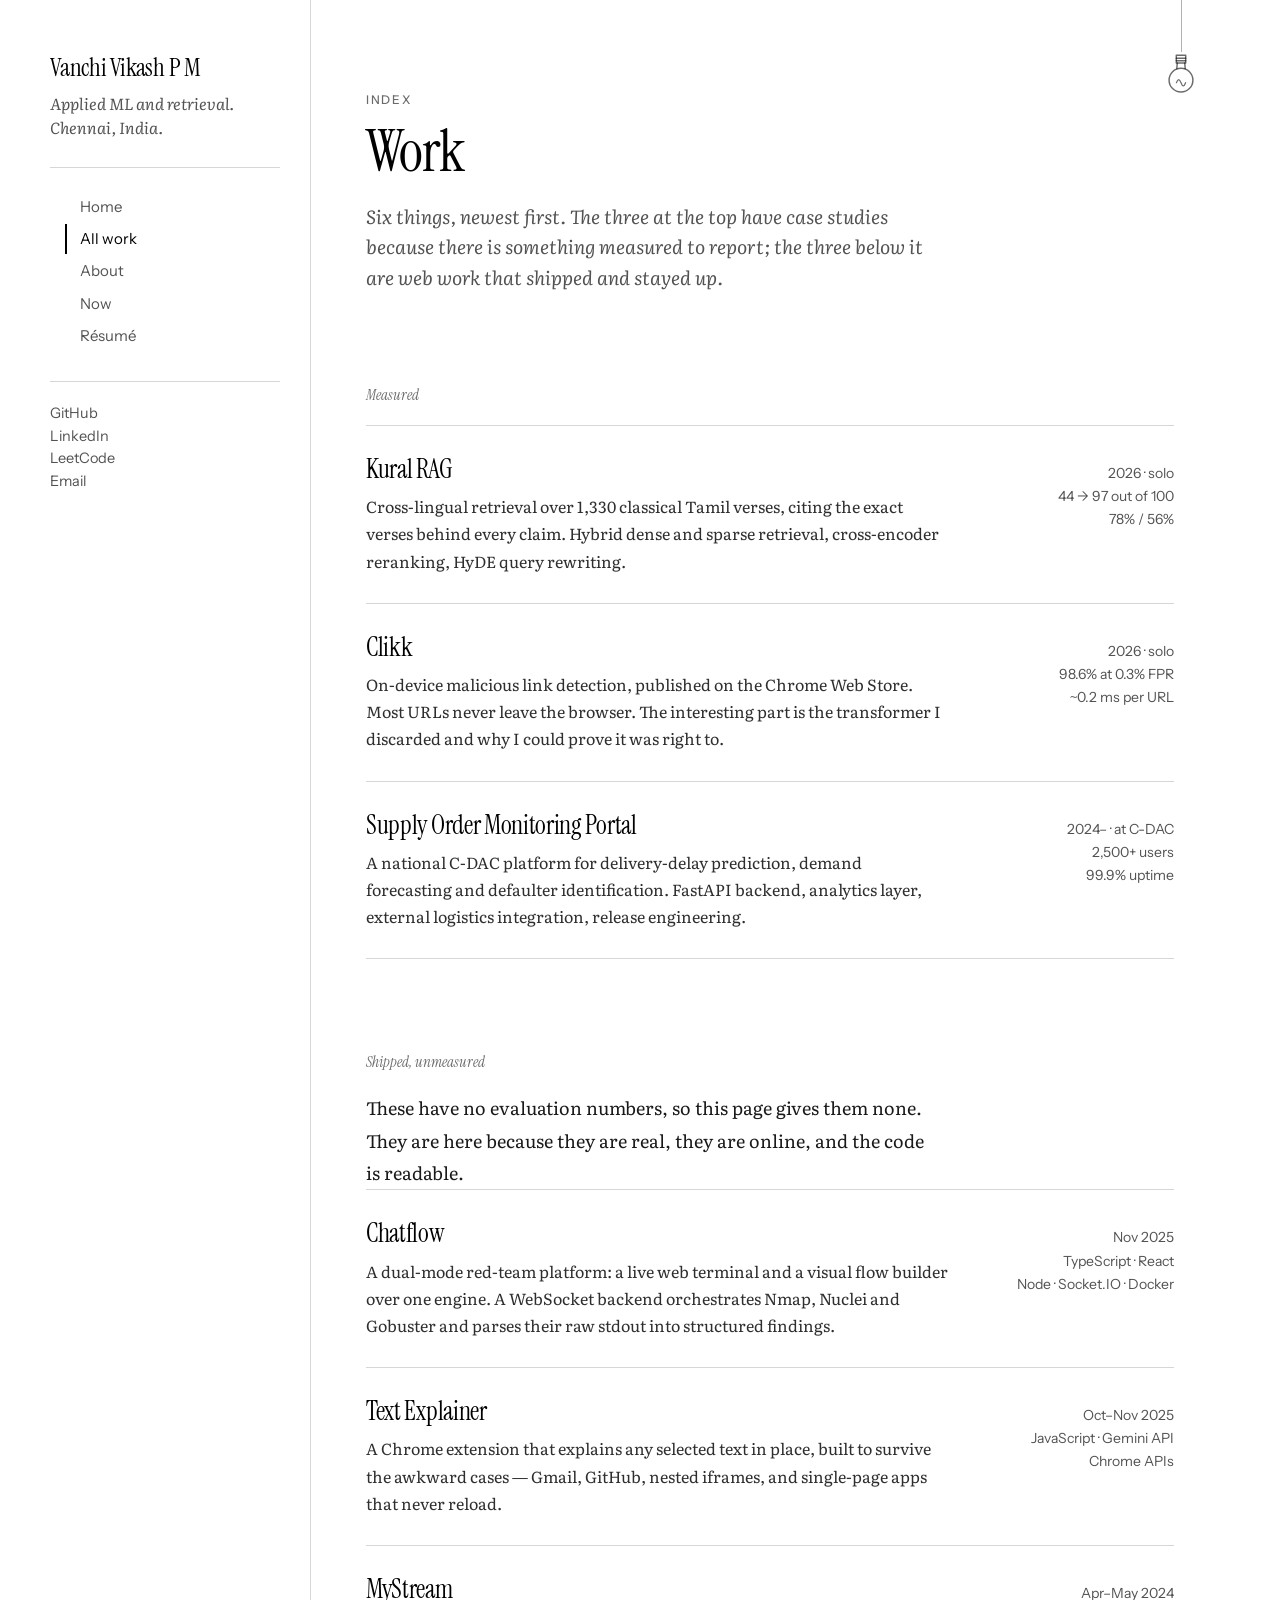
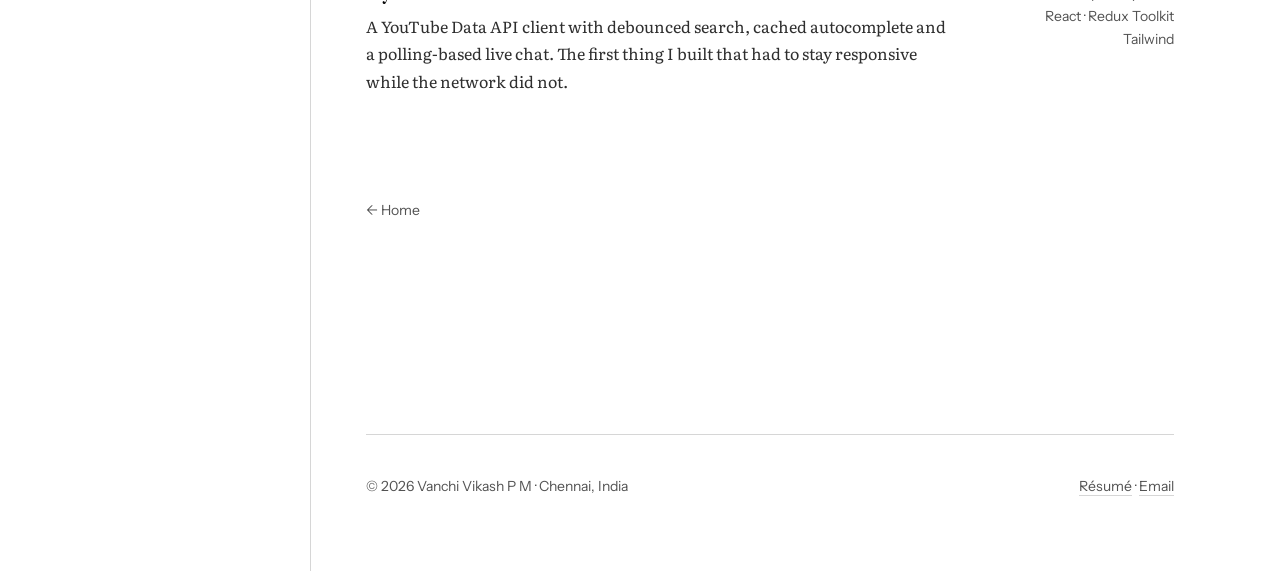
<file: work/index.html>
<!doctype html>
<html lang="en" data-theme="light">
<head>
<meta charset="utf-8"/>
<meta name="viewport" content="width=device-width,initial-scale=1,viewport-fit=cover"/>
<title>Work — Vanchi Vikash P M</title>
<link rel="canonical" href="https://vanjivikash.vercel.app/work/"/>
<meta name="description" content="Every project, with what each one measured — Kural RAG, Clikk, the Supply Order Monitoring Portal, Chatflow, Text Explainer and MyStream."/>
<script>
try {
  var t = localStorage.getItem("ledger.theme");
  if (!t) t = "light";   // new visitors start in light; the lamp is how you go dark
  document.documentElement.dataset.theme = t;
} catch (e) {}
</script>
<meta name="theme-color" content="#ffffff"/>
<link rel="icon" href="/favicon.svg" type="image/svg+xml"/>
<link rel="icon" href="/favicon-32.png" sizes="32x32" type="image/png"/>
<link rel="apple-touch-icon" href="/apple-touch-icon.png"/>
<link rel="manifest" href="/site.webmanifest"/>
<link rel="preconnect" href="https://fonts.googleapis.com">
<link rel="preconnect" href="https://fonts.gstatic.com" crossorigin>
<link href="https://fonts.googleapis.com/css2?family=Instrument+Serif:ital@0;1&family=Literata:ital,opsz,wght@0,7..72,400;0,7..72,500;0,7..72,600;1,7..72,400&family=Instrument+Sans:ital,wght@0,400;0,500;0,600;1,400&family=IBM+Plex+Mono:wght@400;500&display=swap" rel="stylesheet">
<link rel="stylesheet" href="/ledger.css">
</head>
<body>

<a class="skip" href="#main">Skip to content</a>

<div class="shell">

  <aside class="ident">
    <a class="ident__name" href="/">Vanchi Vikash P M</a>
    <p class="ident__role">Applied ML and retrieval.<br>Chennai, India.</p>
    <nav class="ident__nav" aria-label="Sections">
      <a href="/">Home</a>
      <a href="/work/" aria-current="page">All work</a>
      <a href="/about.html">About</a>
      <a href="/now.html">Now</a>
      <a href="/resume.html">Résumé</a>
    </nav>
    <div class="ident__links">
      <a href="https://github.com/vanji-creator" target="_blank" rel="noopener">GitHub</a>
      <a href="https://www.linkedin.com/in/vanjivikash" target="_blank" rel="noopener">LinkedIn</a>
      <a href="https://leetcode.com/u/vanjivikash" target="_blank" rel="noopener">LeetCode</a>
      <a href="mailto:vikashvanchi@gmail.com">Email</a>
      <button class="lamp" type="button" data-theme-toggle aria-pressed="false" title="Switch theme">
        <svg class="lamp__bulb" viewBox="0 0 40 46" width="34" height="39" aria-hidden="true" focusable="false">
          <g class="lamp__rays">
            <line x1="20" y1="41.5" x2="20" y2="45"/>
            <line x1="30.6" y1="36.4" x2="33.2" y2="39"/>
            <line x1="9.4" y1="36.4" x2="6.8" y2="39"/>
            <line x1="34" y1="27" x2="37.6" y2="27"/>
            <line x1="6" y1="27" x2="2.4" y2="27"/>
          </g>
          <path class="lamp__cap" d="M15.5 3.2h9v7.3h-9z"/>
          <line class="lamp__thread" x1="15.5" y1="5.9" x2="24.5" y2="5.9"/>
          <line class="lamp__thread" x1="15.5" y1="8.4" x2="24.5" y2="8.4"/>
          <path class="lamp__neck" d="M16.4 10.5 16 16M23.6 10.5 24 16"/>
          <circle class="lamp__glass" cx="20" cy="27" r="11.4"/>
          <path class="lamp__filament" d="M15.6 29.4q2.2-6 4.4 0t4.4 0"/>
        </svg>
      </button>
    </div>
  </aside>

  <main class="sheet" id="main">

    <div class="page-head">
      <p class="page-head__kicker">Index</p>
      <h1>Work</h1>
      <p class="page-head__sub">Six things, newest first. The three at the top have case studies because there is something measured to report; the three below it are web work that shipped and stayed up.</p>
    </div>

    <section class="section">
      <p class="kicker">Measured</p>

      <a class="index__row" href="/work/kural-rag.html">
        <div>
          <div class="index__name">Kural RAG</div>
          <p class="index__what">Cross-lingual retrieval over 1,330 classical Tamil verses, citing the exact verses behind every claim. Hybrid dense and sparse retrieval, cross-encoder reranking, HyDE query rewriting.</p>
        </div>
        <div class="index__meta">2026 · solo<br>44 → 97 out of 100<br>78% / 56%</div>
      </a>

      <a class="index__row" href="/work/clikk.html">
        <div>
          <div class="index__name">Clikk</div>
          <p class="index__what">On-device malicious link detection, published on the Chrome Web Store. Most URLs never leave the browser. The interesting part is the transformer I discarded and why I could prove it was right to.</p>
        </div>
        <div class="index__meta">2026 · solo<br>98.6% at 0.3% FPR<br>~0.2 ms per URL</div>
      </a>

      <a class="index__row" href="/work/somp.html">
        <div>
          <div class="index__name">Supply Order Monitoring Portal</div>
          <p class="index__what">A national C-DAC platform for delivery-delay prediction, demand forecasting and defaulter identification. FastAPI backend, analytics layer, external logistics integration, release engineering.</p>
        </div>
        <div class="index__meta">2024– · at C-DAC<br>2,500+ users<br>99.9% uptime</div>
      </a>
    </section>

    <section class="section section--last">
      <p class="kicker">Shipped, unmeasured</p>
      <div class="column">
        <p class="dim">These have no evaluation numbers, so this page gives them none. They are here because they are real, they are online, and the code is readable.</p>
      </div>

      <a class="index__row" href="https://chat-flow-app.vercel.app/" target="_blank" rel="noopener">
        <div>
          <div class="index__name">Chatflow</div>
          <p class="index__what">A dual-mode red-team platform: a live web terminal and a visual flow builder over one engine. A WebSocket backend orchestrates Nmap, Nuclei and Gobuster and parses their raw stdout into structured findings.</p>
        </div>
        <div class="index__meta">Nov 2025<br>TypeScript · React<br>Node · Socket.IO · Docker</div>
      </a>

      <a class="index__row" href="https://gexplain.vercel.app/" target="_blank" rel="noopener">
        <div>
          <div class="index__name">Text Explainer</div>
          <p class="index__what">A Chrome extension that explains any selected text in place, built to survive the awkward cases — Gmail, GitHub, nested iframes, and single-page apps that never reload.</p>
        </div>
        <div class="index__meta">Oct–Nov 2025<br>JavaScript · Gemini API<br>Chrome APIs</div>
      </a>

      <a class="index__row" href="https://mystream-sigma.vercel.app/" target="_blank" rel="noopener">
        <div>
          <div class="index__name">MyStream</div>
          <p class="index__what">A YouTube Data API client with debounced search, cached autocomplete and a polling-based live chat. The first thing I built that had to stay responsive while the network did not.</p>
        </div>
        <div class="index__meta">Apr–May 2024<br>React · Redux Toolkit<br>Tailwind</div>
      </a>

      <a class="backlink" href="/">← Home</a>
    </section>

    <footer class="colophon">
      <span>© 2026 Vanchi Vikash P M · Chennai, India</span>
      <span>
        <a href="/resume.html">Résumé</a> ·
        <a href="mailto:vikashvanchi@gmail.com">Email</a>
      </span>
    </footer>

  </main>
</div>

<script src="/ledger.js" defer></script>
</body>
</html>
</file>
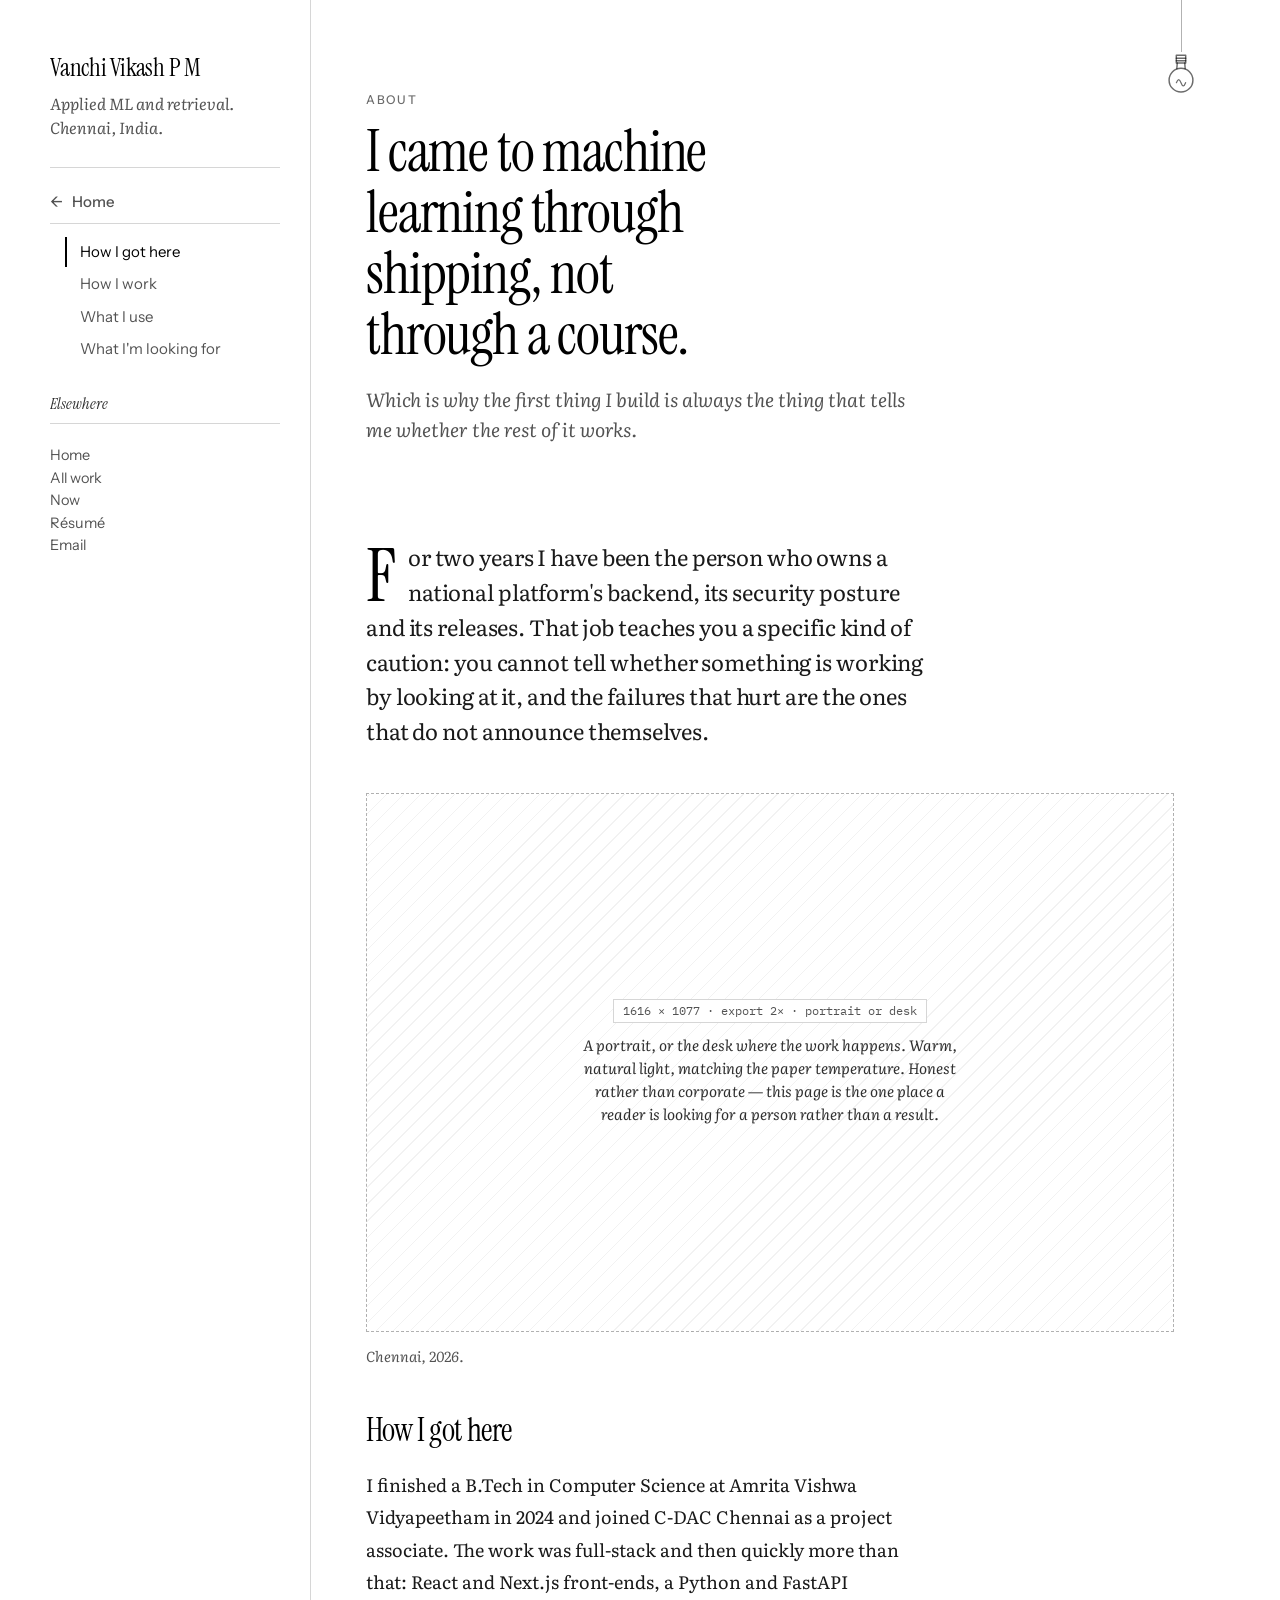
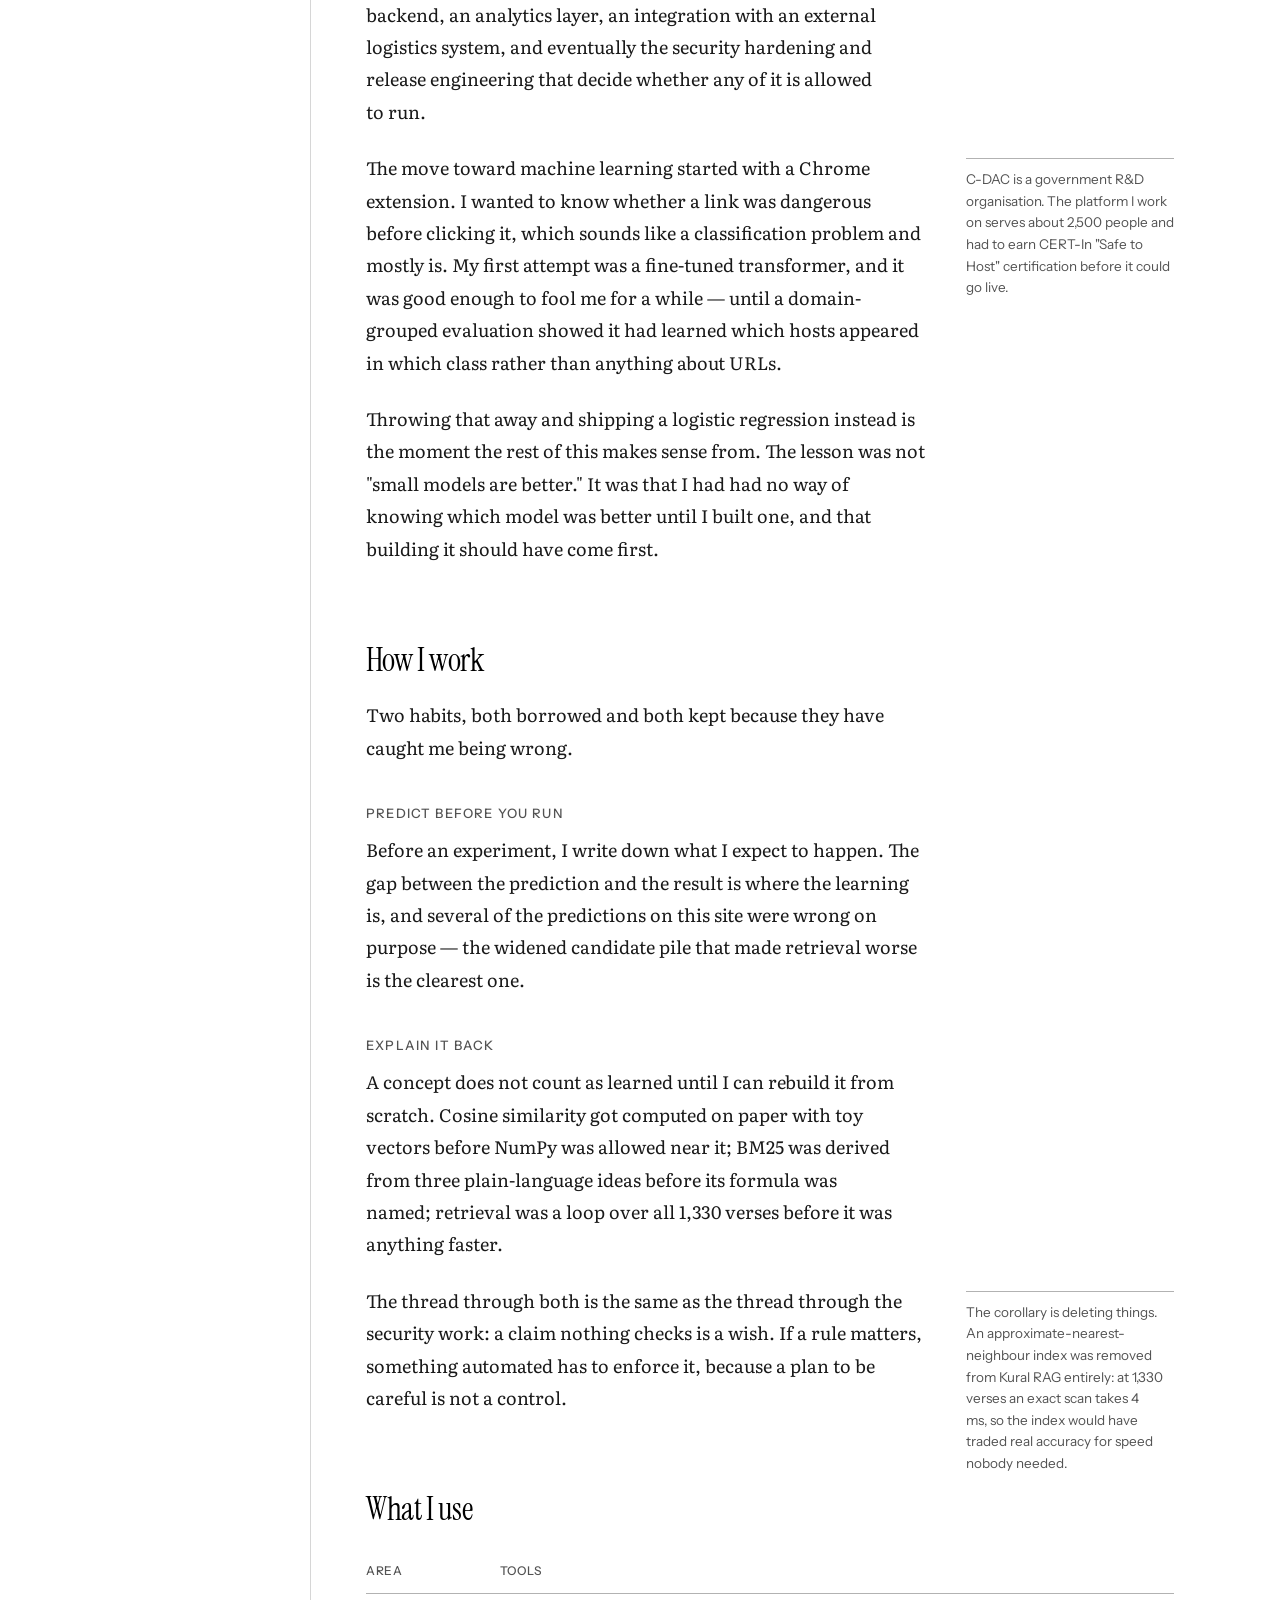
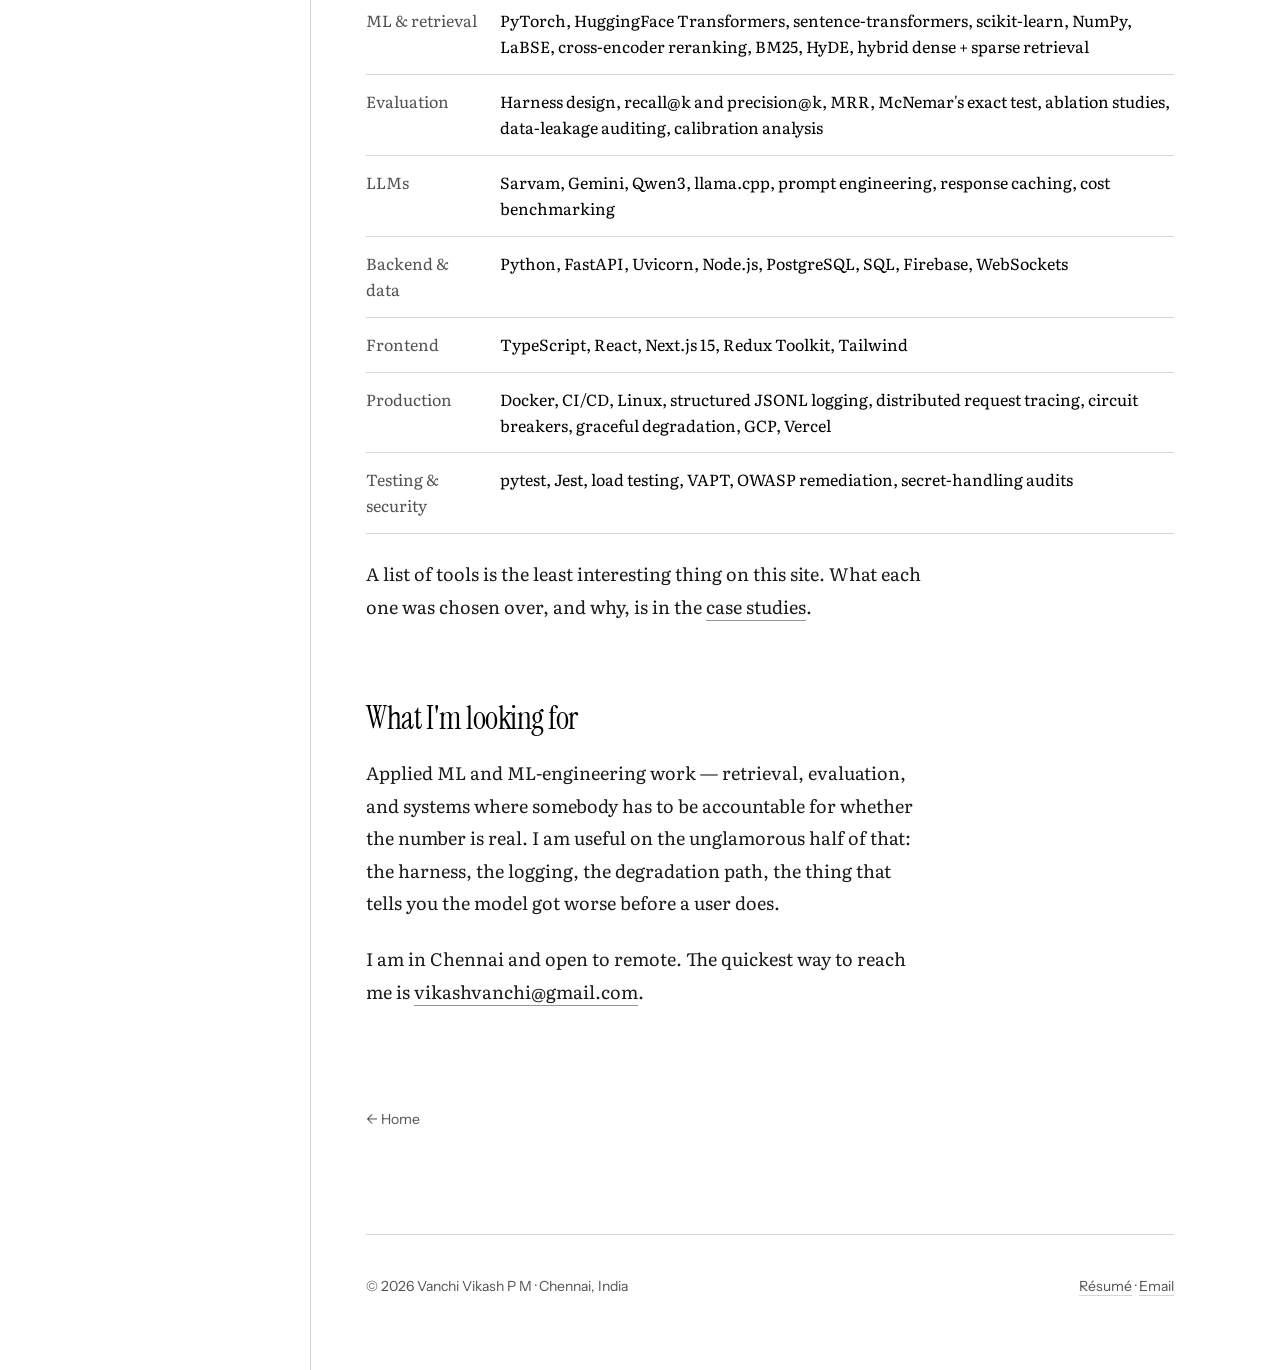
<file: about.html>
<!doctype html>
<html lang="en" data-theme="light">
<head>
<meta charset="utf-8"/>
<meta name="viewport" content="width=device-width,initial-scale=1,viewport-fit=cover"/>
<title>About — Vanchi Vikash P M</title>
<link rel="canonical" href="https://vanjivikash.vercel.app/about.html"/>
<meta name="description" content="How a full-stack engineer who shipped government platforms taught himself to measure machine learning — and why the harness always comes first."/>
<script>
try {
  var t = localStorage.getItem("ledger.theme");
  if (!t) t = "light";   // new visitors start in light; the lamp is how you go dark
  document.documentElement.dataset.theme = t;
} catch (e) {}
</script>
<meta name="theme-color" content="#ffffff"/>
<link rel="icon" href="/favicon.svg" type="image/svg+xml"/>
<link rel="icon" href="/favicon-32.png" sizes="32x32" type="image/png"/>
<link rel="apple-touch-icon" href="/apple-touch-icon.png"/>
<link rel="manifest" href="/site.webmanifest"/>
<link rel="preconnect" href="https://fonts.googleapis.com">
<link rel="preconnect" href="https://fonts.gstatic.com" crossorigin>
<link href="https://fonts.googleapis.com/css2?family=Instrument+Serif:ital@0;1&family=Literata:ital,opsz,wght@0,7..72,400;0,7..72,500;0,7..72,600;1,7..72,400&family=Instrument+Sans:ital,wght@0,400;0,500;0,600;1,400&family=IBM+Plex+Mono:wght@400;500&display=swap" rel="stylesheet">
<link rel="stylesheet" href="/ledger.css">
</head>
<body>

<a class="skip" href="#main">Skip to content</a>

<div class="shell">

  <aside class="ident">
    <a class="ident__name" href="/">Vanchi Vikash P M</a>
    <p class="ident__role">Applied ML and retrieval.<br>Chennai, India.</p>
    <nav class="ident__nav" aria-label="On this page">
      <a class="ident__back" href="/">Home</a>
      <a href="#route">How I got here</a>
      <a href="#method">How I work</a>
      <a href="#stack">What I use</a>
      <a href="#want">What I'm looking for</a>
    </nav>
    <p class="ident__label">Elsewhere</p>
    <div class="ident__links">
      <a href="/">Home</a>
      <a href="/work/">All work</a>
      <a href="/now.html">Now</a>
      <a href="/resume.html">Résumé</a>
      <a href="mailto:vikashvanchi@gmail.com">Email</a>
      <button class="lamp" type="button" data-theme-toggle aria-pressed="false" title="Switch theme">
        <svg class="lamp__bulb" viewBox="0 0 40 46" width="34" height="39" aria-hidden="true" focusable="false">
          <g class="lamp__rays">
            <line x1="20" y1="41.5" x2="20" y2="45"/>
            <line x1="30.6" y1="36.4" x2="33.2" y2="39"/>
            <line x1="9.4" y1="36.4" x2="6.8" y2="39"/>
            <line x1="34" y1="27" x2="37.6" y2="27"/>
            <line x1="6" y1="27" x2="2.4" y2="27"/>
          </g>
          <path class="lamp__cap" d="M15.5 3.2h9v7.3h-9z"/>
          <line class="lamp__thread" x1="15.5" y1="5.9" x2="24.5" y2="5.9"/>
          <line class="lamp__thread" x1="15.5" y1="8.4" x2="24.5" y2="8.4"/>
          <path class="lamp__neck" d="M16.4 10.5 16 16M23.6 10.5 24 16"/>
          <circle class="lamp__glass" cx="20" cy="27" r="11.4"/>
          <path class="lamp__filament" d="M15.6 29.4q2.2-6 4.4 0t4.4 0"/>
        </svg>
      </button>
    </div>
  </aside>

  <main class="sheet" id="main">

    <div class="page-head">
      <p class="page-head__kicker">About</p>
      <h1>I came to machine learning through shipping, not through a course.</h1>
      <p class="page-head__sub">Which is why the first thing I build is always the thing that tells me whether the rest of it works.</p>
    </div>

    <section class="section">
      <div class="column">
        <p class="lede dropcap">For two years I have been the person who owns a national platform's backend, its security posture and its releases. That job teaches you a specific kind of caution: you cannot tell whether something is working by looking at it, and the failures that hurt are the ones that do not announce themselves.</p>
      </div>

      <figure class="wide">
        <div class="ph__box" style="--ar: 3 / 2">
          <span class="ph__size">1616 × 1077 · export 2× · portrait or desk</span>
          <span class="ph__brief">A portrait, or the desk where the work happens. Warm, natural light, matching the paper temperature. Honest rather than corporate — this page is the one place a reader is looking for a person rather than a result.</span>
        </div>
        <figcaption>Chennai, 2026.</figcaption>
      </figure>

      <div class="column">
        <h2 id="route">How I got here</h2>

        <p>I finished a B.Tech in Computer Science at Amrita Vishwa Vidyapeetham in 2024 and joined C-DAC Chennai as a project associate. The work was full-stack and then quickly more than that: React and Next.js front-ends, a Python and FastAPI backend, an analytics layer, an integration with an external logistics system, and eventually the security hardening and release engineering that decide whether any of it is allowed to run.</p>

        <aside class="note">
          <p>C-DAC is a government R&amp;D organisation. The platform I work on serves about 2,500 people and had to earn CERT-In "Safe to Host" certification before it could go live.</p>
        </aside>

        <p>The move toward machine learning started with a Chrome extension. I wanted to know whether a link was dangerous before clicking it, which sounds like a classification problem and mostly is. My first attempt was a fine-tuned transformer, and it was good enough to fool me for a while — until a domain-grouped evaluation showed it had learned which hosts appeared in which class rather than anything about URLs.</p>

        <p>Throwing that away and shipping a logistic regression instead is the moment the rest of this makes sense from. The lesson was not "small models are better." It was that I had had no way of knowing which model was better until I built one, and that building it should have come first.</p>

        <h2 id="method">How I work</h2>

        <p>Two habits, both borrowed and both kept because they have caught me being wrong.</p>

        <h3>Predict before you run</h3>

        <p>Before an experiment, I write down what I expect to happen. The gap between the prediction and the result is where the learning is, and several of the predictions on this site were wrong on purpose — the widened candidate pile that made retrieval worse is the clearest one.</p>

        <h3>Explain it back</h3>

        <p>A concept does not count as learned until I can rebuild it from scratch. Cosine similarity got computed on paper with toy vectors before NumPy was allowed near it; BM25 was derived from three plain-language ideas before its formula was named; retrieval was a loop over all 1,330 verses before it was anything faster.</p>

        <aside class="note">
          <p>The corollary is deleting things. An approximate-nearest-neighbour index was removed from Kural RAG entirely: at 1,330 verses an exact scan takes 4 ms, so the index would have traded real accuracy for speed nobody needed.</p>
        </aside>

        <p>The thread through both is the same as the thread through the security work: a claim nothing checks is a wish. If a rule matters, something automated has to enforce it, because a plan to be careful is not a control.</p>

        <h2 id="stack">What I use</h2>

        <div class="table-wrap wide">
          <table>
            <thead>
              <tr><th>area</th><th>tools</th></tr>
            </thead>
            <tbody>
              <tr><td class="rowhead">ML &amp; retrieval</td><td>PyTorch, HuggingFace Transformers, sentence-transformers, scikit-learn, NumPy, LaBSE, cross-encoder reranking, BM25, HyDE, hybrid dense + sparse retrieval</td></tr>
              <tr><td class="rowhead">Evaluation</td><td>Harness design, recall@k and precision@k, MRR, McNemar's exact test, ablation studies, data-leakage auditing, calibration analysis</td></tr>
              <tr><td class="rowhead">LLMs</td><td>Sarvam, Gemini, Qwen3, llama.cpp, prompt engineering, response caching, cost benchmarking</td></tr>
              <tr><td class="rowhead">Backend &amp; data</td><td>Python, FastAPI, Uvicorn, Node.js, PostgreSQL, SQL, Firebase, WebSockets</td></tr>
              <tr><td class="rowhead">Frontend</td><td>TypeScript, React, Next.js 15, Redux Toolkit, Tailwind</td></tr>
              <tr><td class="rowhead">Production</td><td>Docker, CI/CD, Linux, structured JSONL logging, distributed request tracing, circuit breakers, graceful degradation, GCP, Vercel</td></tr>
              <tr><td class="rowhead">Testing &amp; security</td><td>pytest, Jest, load testing, VAPT, OWASP remediation, secret-handling audits</td></tr>
            </tbody>
          </table>
        </div>

        <p class="dim">A list of tools is the least interesting thing on this site. What each one was chosen over, and why, is in the <a class="link" href="/work/">case studies</a>.</p>

        <h2 id="want">What I'm looking for</h2>

        <p>Applied ML and ML-engineering work — retrieval, evaluation, and systems where somebody has to be accountable for whether the number is real. I am useful on the unglamorous half of that: the harness, the logging, the degradation path, the thing that tells you the model got worse before a user does.</p>

        <p>I am in Chennai and open to remote. The quickest way to reach me is <a class="link" href="mailto:vikashvanchi@gmail.com">vikashvanchi@gmail.com</a>.</p>

        <a class="backlink" href="/">← Home</a>
      </div>
    </section>

    <footer class="colophon">
      <span>© 2026 Vanchi Vikash P M · Chennai, India</span>
      <span>
        <a href="/resume.html">Résumé</a> ·
        <a href="mailto:vikashvanchi@gmail.com">Email</a>
      </span>
    </footer>

  </main>
</div>

<script src="/ledger.js" defer></script>
</body>
</html>
</file>
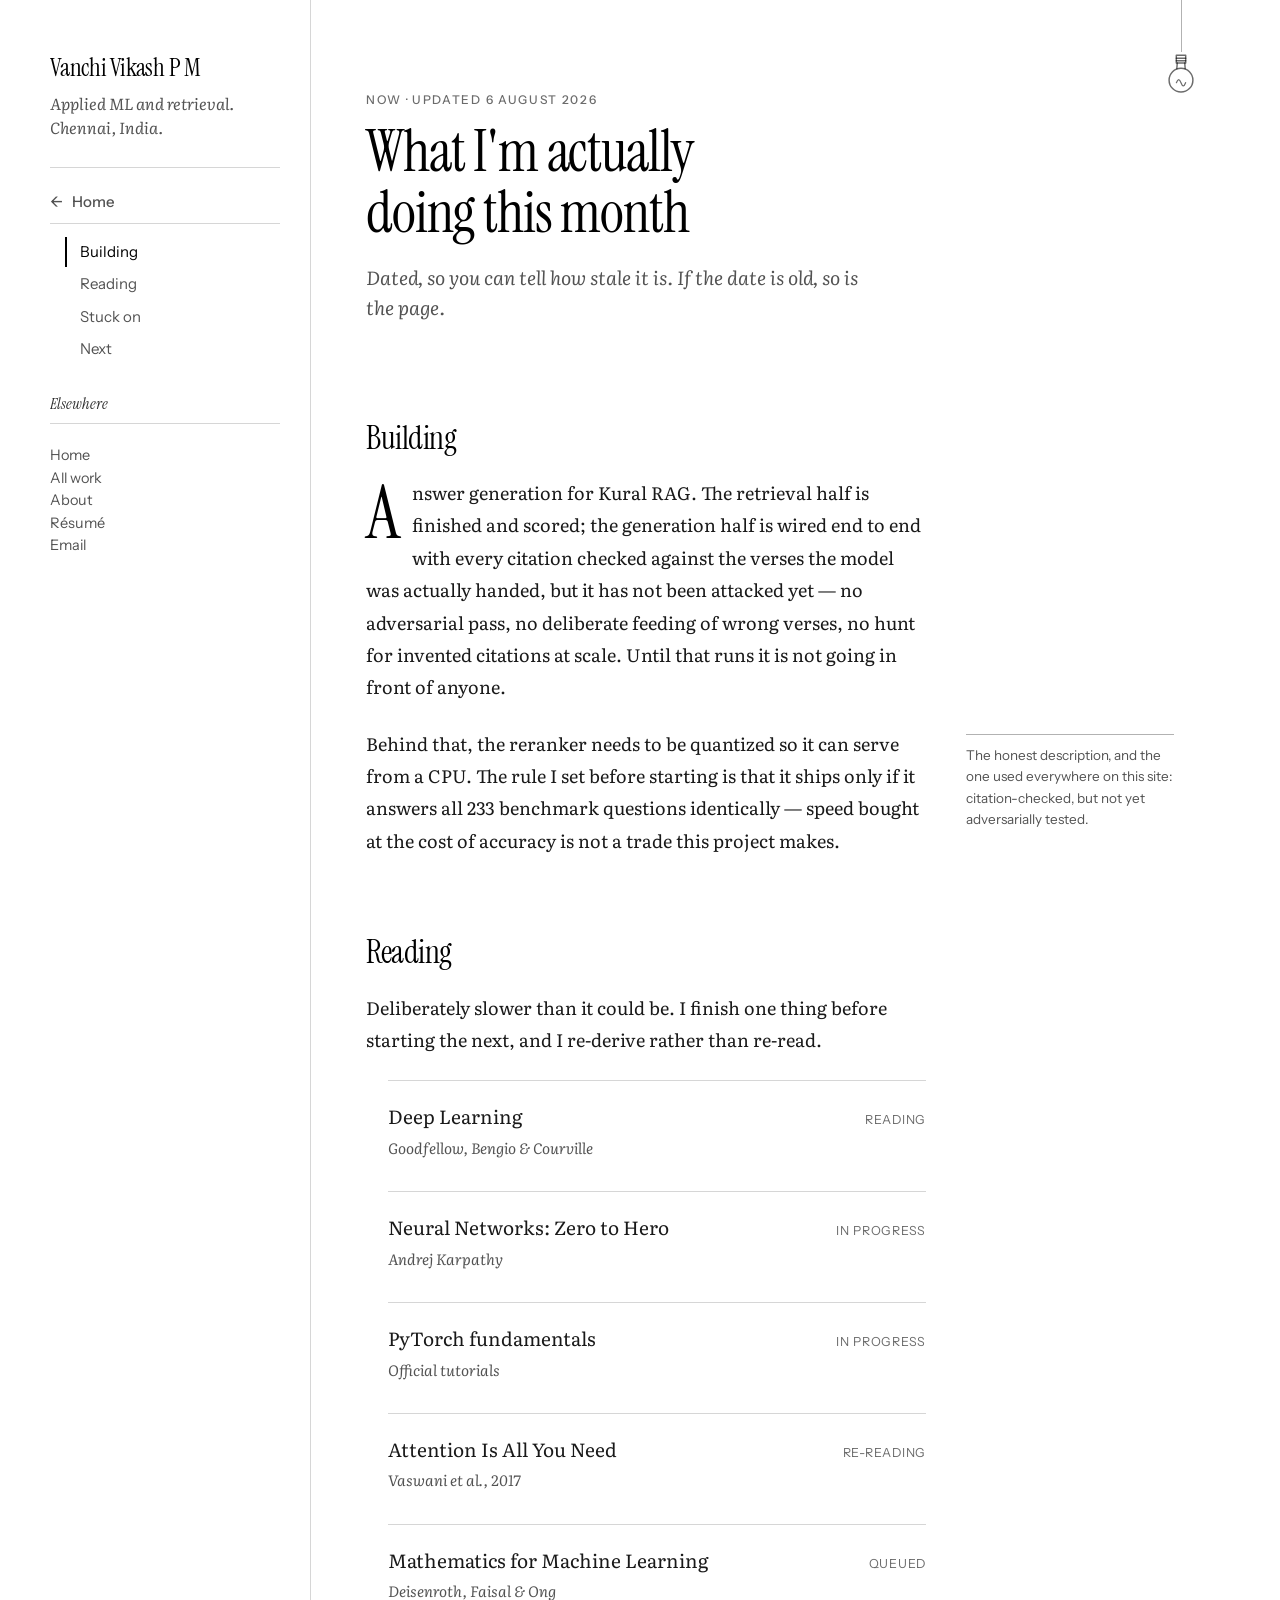
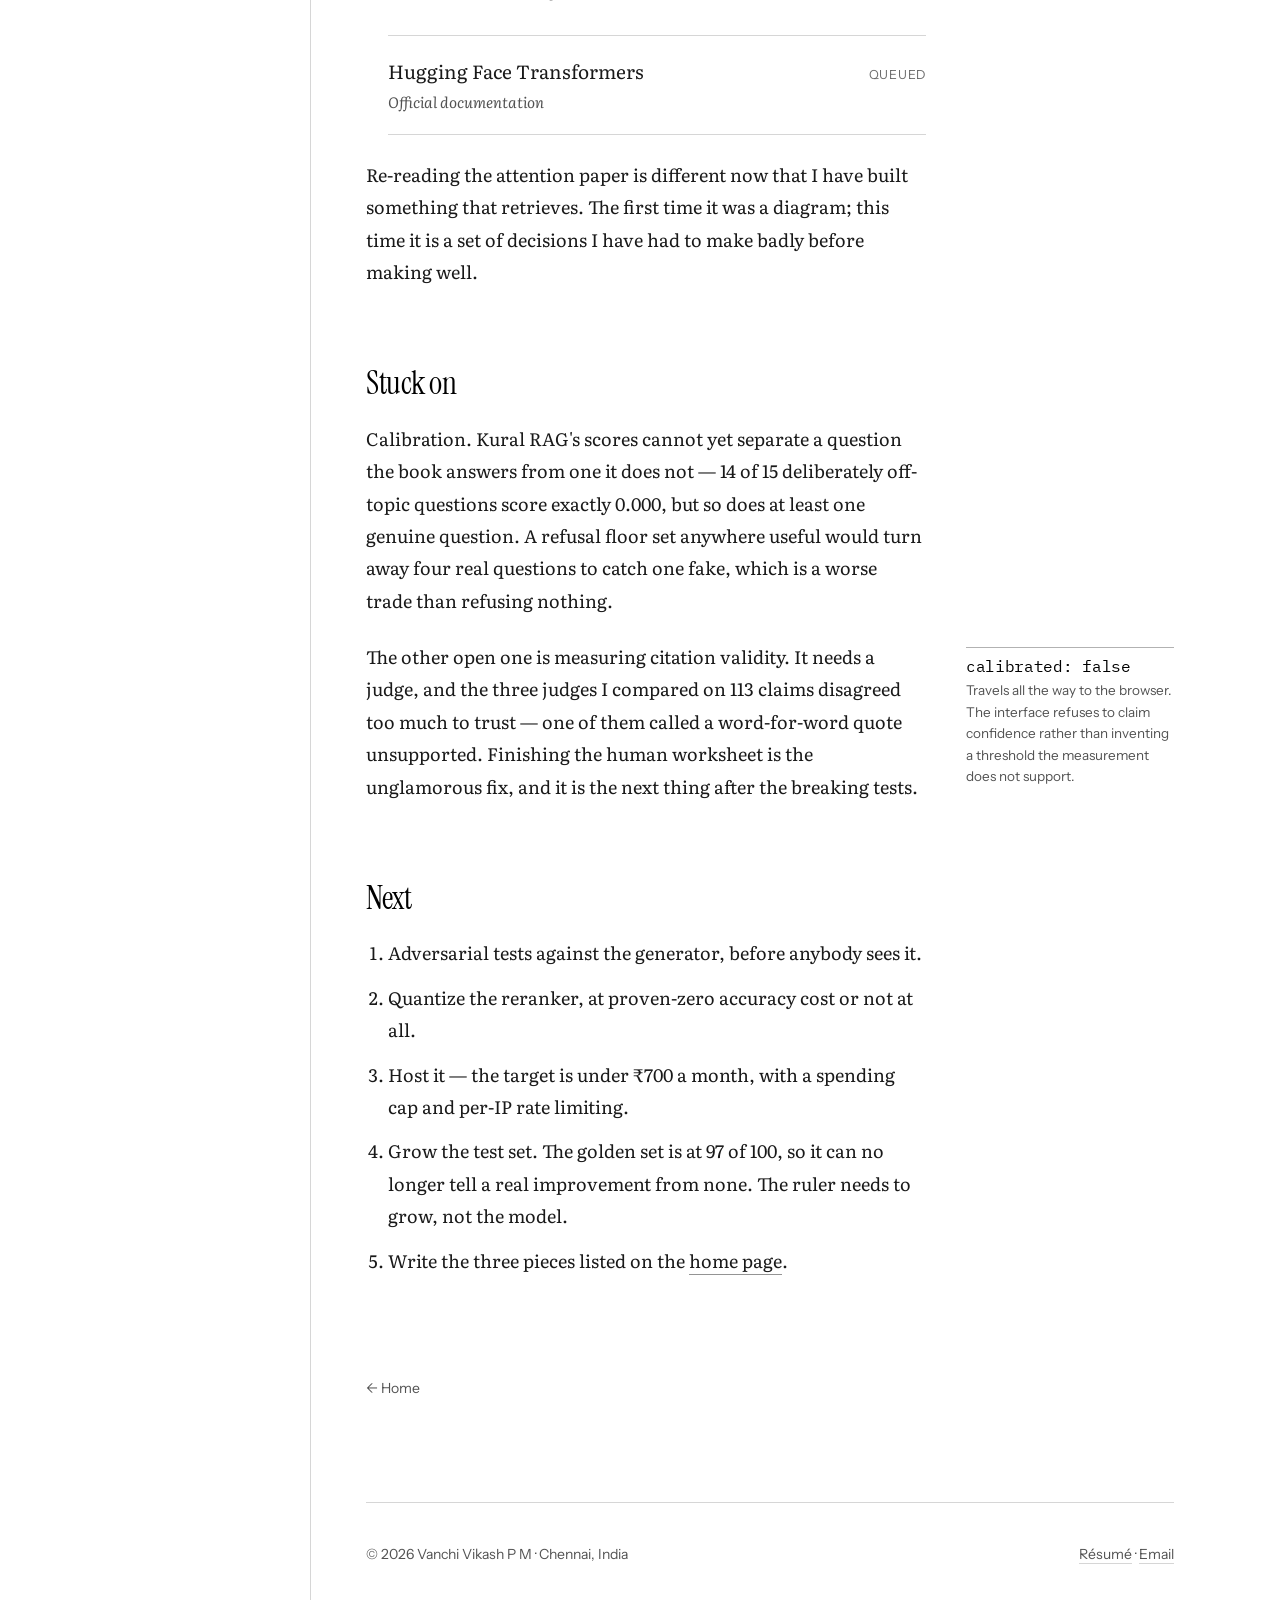
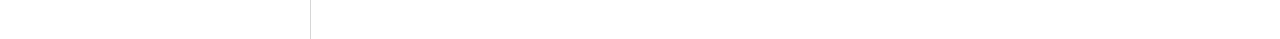
<file: now.html>
<!doctype html>
<html lang="en" data-theme="light">
<head>
<meta charset="utf-8"/>
<meta name="viewport" content="width=device-width,initial-scale=1,viewport-fit=cover"/>
<title>Now — Vanchi Vikash P M</title>
<link rel="canonical" href="https://vanjivikash.vercel.app/now.html"/>
<meta name="description" content="What I am building, reading and stuck on right now — updated when it changes, dated so you can tell how stale it is."/>
<script>
try {
  var t = localStorage.getItem("ledger.theme");
  if (!t) t = "light";   // new visitors start in light; the lamp is how you go dark
  document.documentElement.dataset.theme = t;
} catch (e) {}
</script>
<meta name="theme-color" content="#ffffff"/>
<link rel="icon" href="/favicon.svg" type="image/svg+xml"/>
<link rel="icon" href="/favicon-32.png" sizes="32x32" type="image/png"/>
<link rel="apple-touch-icon" href="/apple-touch-icon.png"/>
<link rel="manifest" href="/site.webmanifest"/>
<link rel="preconnect" href="https://fonts.googleapis.com">
<link rel="preconnect" href="https://fonts.gstatic.com" crossorigin>
<link href="https://fonts.googleapis.com/css2?family=Instrument+Serif:ital@0;1&family=Literata:ital,opsz,wght@0,7..72,400;0,7..72,500;0,7..72,600;1,7..72,400&family=Instrument+Sans:ital,wght@0,400;0,500;0,600;1,400&family=IBM+Plex+Mono:wght@400;500&display=swap" rel="stylesheet">
<link rel="stylesheet" href="/ledger.css">
</head>
<body>

<a class="skip" href="#main">Skip to content</a>

<div class="shell">

  <aside class="ident">
    <a class="ident__name" href="/">Vanchi Vikash P M</a>
    <p class="ident__role">Applied ML and retrieval.<br>Chennai, India.</p>
    <nav class="ident__nav" aria-label="On this page">
      <a class="ident__back" href="/">Home</a>
      <a href="#building">Building</a>
      <a href="#reading">Reading</a>
      <a href="#stuck">Stuck on</a>
      <a href="#next">Next</a>
    </nav>
    <p class="ident__label">Elsewhere</p>
    <div class="ident__links">
      <a href="/">Home</a>
      <a href="/work/">All work</a>
      <a href="/about.html">About</a>
      <a href="/resume.html">Résumé</a>
      <a href="mailto:vikashvanchi@gmail.com">Email</a>
      <button class="lamp" type="button" data-theme-toggle aria-pressed="false" title="Switch theme">
        <svg class="lamp__bulb" viewBox="0 0 40 46" width="34" height="39" aria-hidden="true" focusable="false">
          <g class="lamp__rays">
            <line x1="20" y1="41.5" x2="20" y2="45"/>
            <line x1="30.6" y1="36.4" x2="33.2" y2="39"/>
            <line x1="9.4" y1="36.4" x2="6.8" y2="39"/>
            <line x1="34" y1="27" x2="37.6" y2="27"/>
            <line x1="6" y1="27" x2="2.4" y2="27"/>
          </g>
          <path class="lamp__cap" d="M15.5 3.2h9v7.3h-9z"/>
          <line class="lamp__thread" x1="15.5" y1="5.9" x2="24.5" y2="5.9"/>
          <line class="lamp__thread" x1="15.5" y1="8.4" x2="24.5" y2="8.4"/>
          <path class="lamp__neck" d="M16.4 10.5 16 16M23.6 10.5 24 16"/>
          <circle class="lamp__glass" cx="20" cy="27" r="11.4"/>
          <path class="lamp__filament" d="M15.6 29.4q2.2-6 4.4 0t4.4 0"/>
        </svg>
      </button>
    </div>
  </aside>

  <main class="sheet" id="main">

    <div class="page-head">
      <p class="page-head__kicker">Now · updated 6 August 2026</p>
      <h1>What I'm actually doing this month</h1>
      <p class="page-head__sub">Dated, so you can tell how stale it is. If the date is old, so is the page.</p>
    </div>

    <section class="section">
      <div class="column">
        <h2 id="building">Building</h2>

        <p class="dropcap">Answer generation for Kural RAG. The retrieval half is finished and scored; the generation half is wired end to end with every citation checked against the verses the model was actually handed, but it has not been attacked yet — no adversarial pass, no deliberate feeding of wrong verses, no hunt for invented citations at scale. Until that runs it is not going in front of anyone.</p>

        <aside class="note">
          <p>The honest description, and the one used everywhere on this site: citation-checked, but not yet adversarially tested.</p>
        </aside>

        <p>Behind that, the reranker needs to be quantized so it can serve from a CPU. The rule I set before starting is that it ships only if it answers all 233 benchmark questions identically — speed bought at the cost of accuracy is not a trade this project makes.</p>

        <h2 id="reading">Reading</h2>

        <p>Deliberately slower than it could be. I finish one thing before starting the next, and I re-derive rather than re-read.</p>

        <ul class="shelf">
          <li>
            <div>
              <span class="shelf__title">Deep Learning</span>
              <span class="shelf__by">Goodfellow, Bengio &amp; Courville</span>
            </div>
            <span class="shelf__state">Reading</span>
          </li>
          <li>
            <div>
              <span class="shelf__title">Neural Networks: Zero to Hero</span>
              <span class="shelf__by">Andrej Karpathy</span>
            </div>
            <span class="shelf__state">In progress</span>
          </li>
          <li>
            <div>
              <span class="shelf__title">PyTorch fundamentals</span>
              <span class="shelf__by">Official tutorials</span>
            </div>
            <span class="shelf__state">In progress</span>
          </li>
          <li>
            <div>
              <span class="shelf__title">Attention Is All You Need</span>
              <span class="shelf__by">Vaswani et al., 2017</span>
            </div>
            <span class="shelf__state">Re-reading</span>
          </li>
          <li>
            <div>
              <span class="shelf__title">Mathematics for Machine Learning</span>
              <span class="shelf__by">Deisenroth, Faisal &amp; Ong</span>
            </div>
            <span class="shelf__state">Queued</span>
          </li>
          <li>
            <div>
              <span class="shelf__title">Hugging Face Transformers</span>
              <span class="shelf__by">Official documentation</span>
            </div>
            <span class="shelf__state">Queued</span>
          </li>
        </ul>

        <p class="dim">Re-reading the attention paper is different now that I have built something that retrieves. The first time it was a diagram; this time it is a set of decisions I have had to make badly before making well.</p>

        <h2 id="stuck">Stuck on</h2>

        <p>Calibration. Kural RAG's scores cannot yet separate a question the book answers from one it does not — 14 of 15 deliberately off-topic questions score exactly 0.000, but so does at least one genuine question. A refusal floor set anywhere useful would turn away four real questions to catch one fake, which is a worse trade than refusing nothing.</p>

        <aside class="note">
          <span class="note__value">calibrated: false</span>
          <p>Travels all the way to the browser. The interface refuses to claim confidence rather than inventing a threshold the measurement does not support.</p>
        </aside>

        <p>The other open one is measuring citation validity. It needs a judge, and the three judges I compared on 113 claims disagreed too much to trust — one of them called a word-for-word quote unsupported. Finishing the human worksheet is the unglamorous fix, and it is the next thing after the breaking tests.</p>

        <h2 id="next">Next</h2>

        <ol>
          <li>Adversarial tests against the generator, before anybody sees it.</li>
          <li>Quantize the reranker, at proven-zero accuracy cost or not at all.</li>
          <li>Host it — the target is under ₹700 a month, with a spending cap and per-IP rate limiting.</li>
          <li>Grow the test set. The golden set is at 97 of 100, so it can no longer tell a real improvement from none. The ruler needs to grow, not the model.</li>
          <li>Write the three pieces listed on the <a class="link" href="/#notes">home page</a>.</li>
        </ol>

        <a class="backlink" href="/">← Home</a>
      </div>
    </section>

    <footer class="colophon">
      <span>© 2026 Vanchi Vikash P M · Chennai, India</span>
      <span>
        <a href="/resume.html">Résumé</a> ·
        <a href="mailto:vikashvanchi@gmail.com">Email</a>
      </span>
    </footer>

  </main>
</div>

<script src="/ledger.js" defer></script>
</body>
</html>
</file>
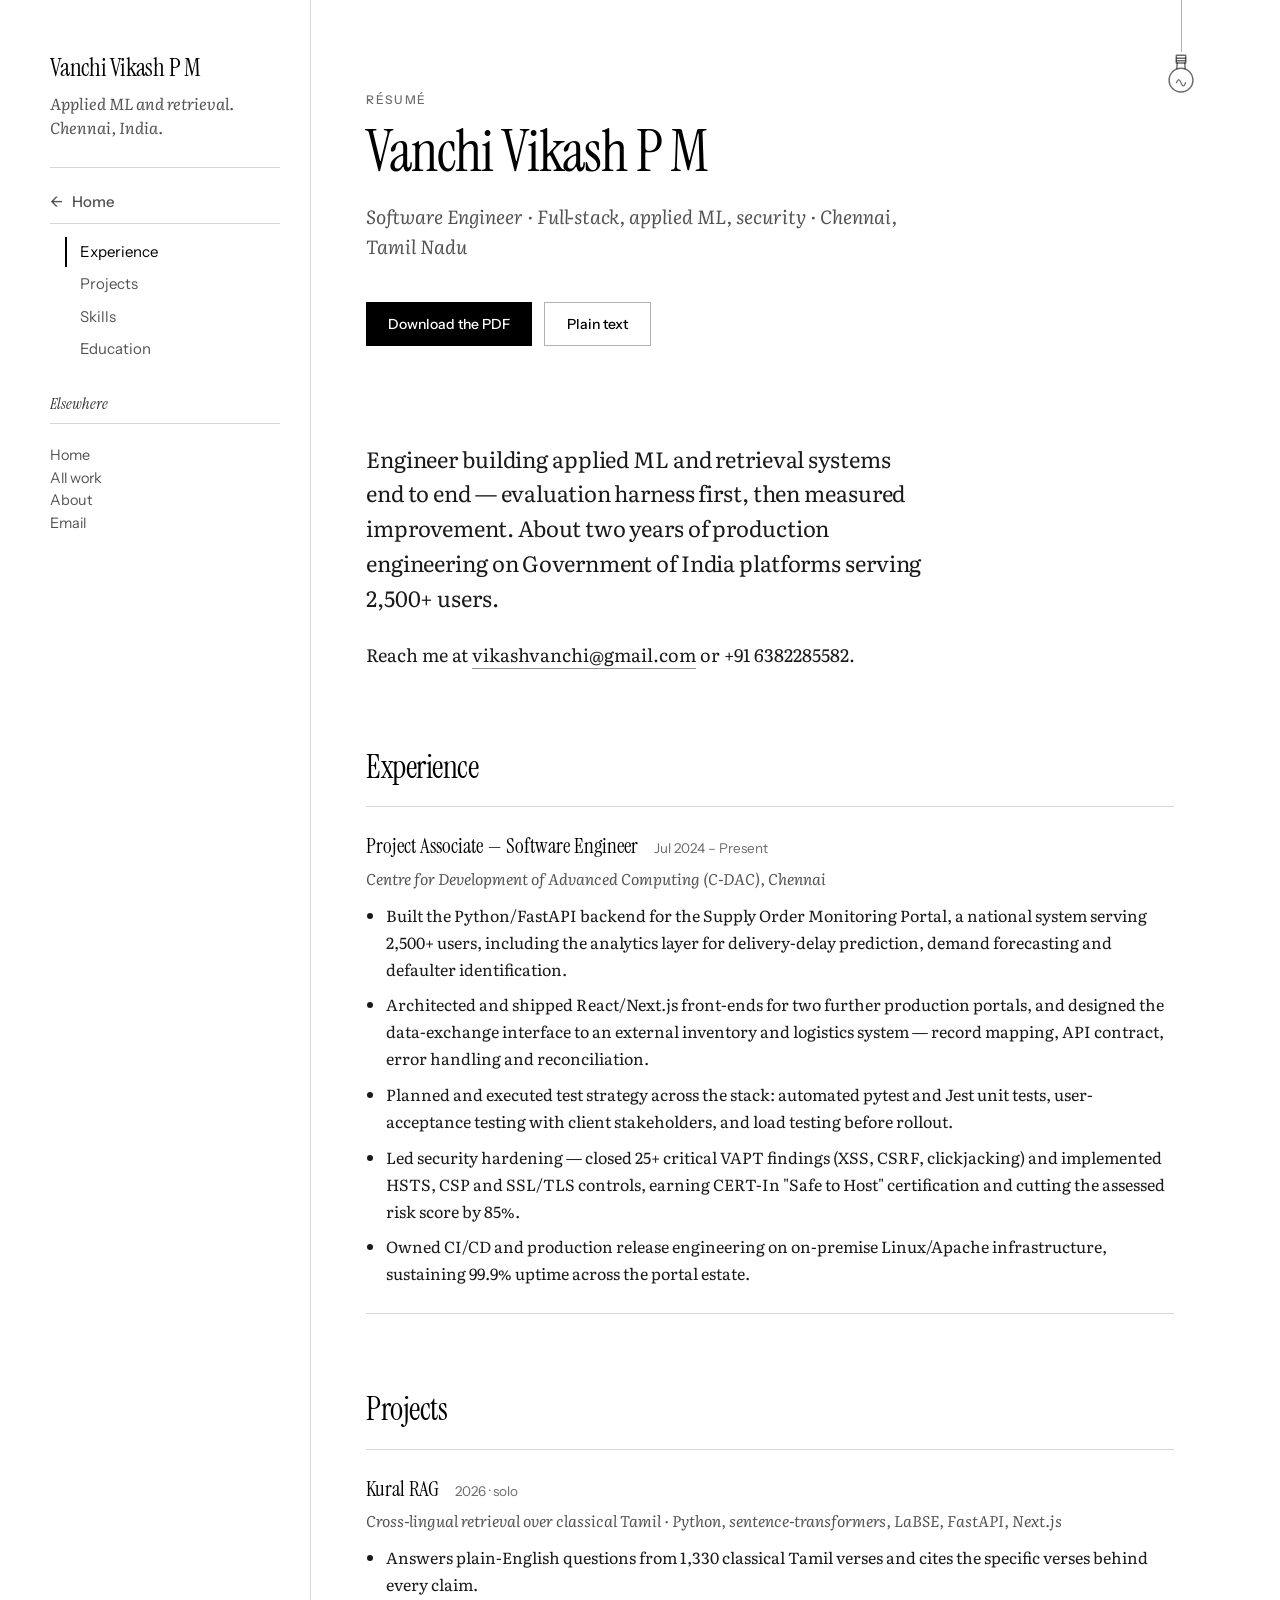
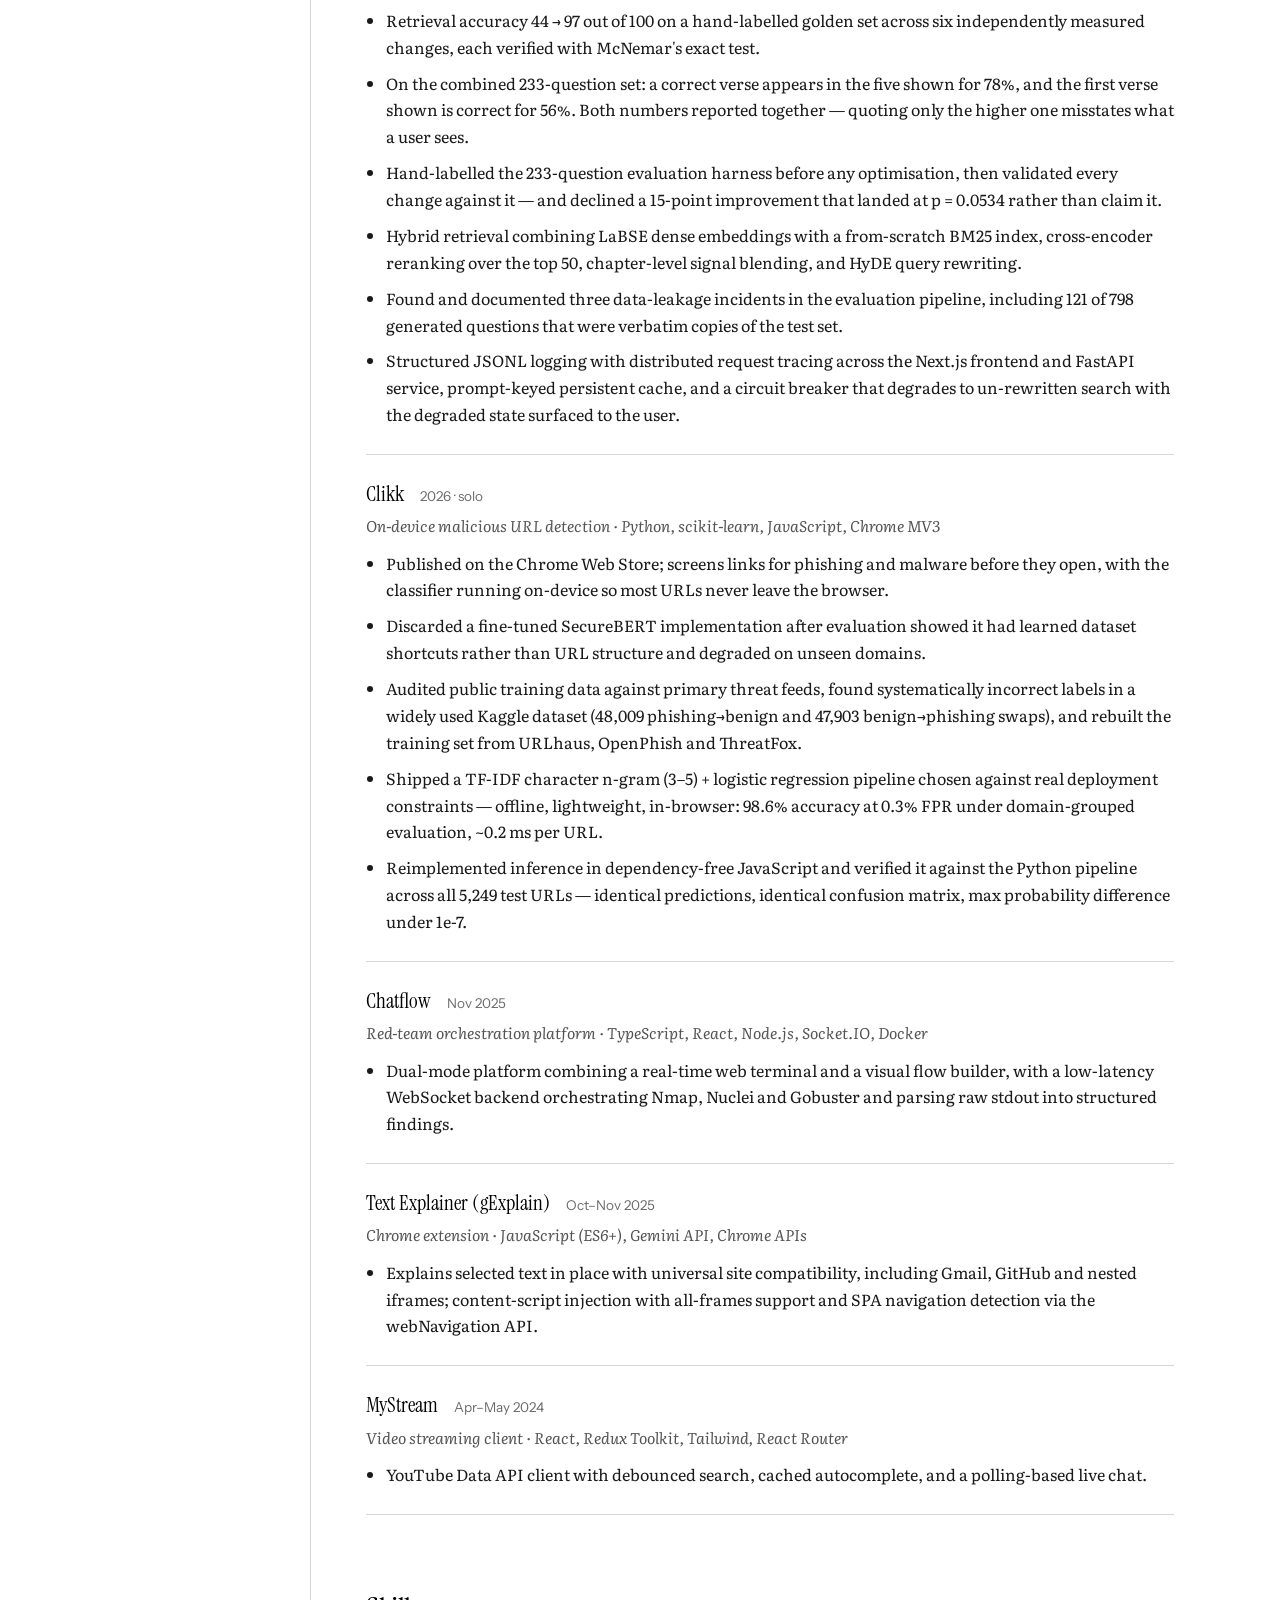
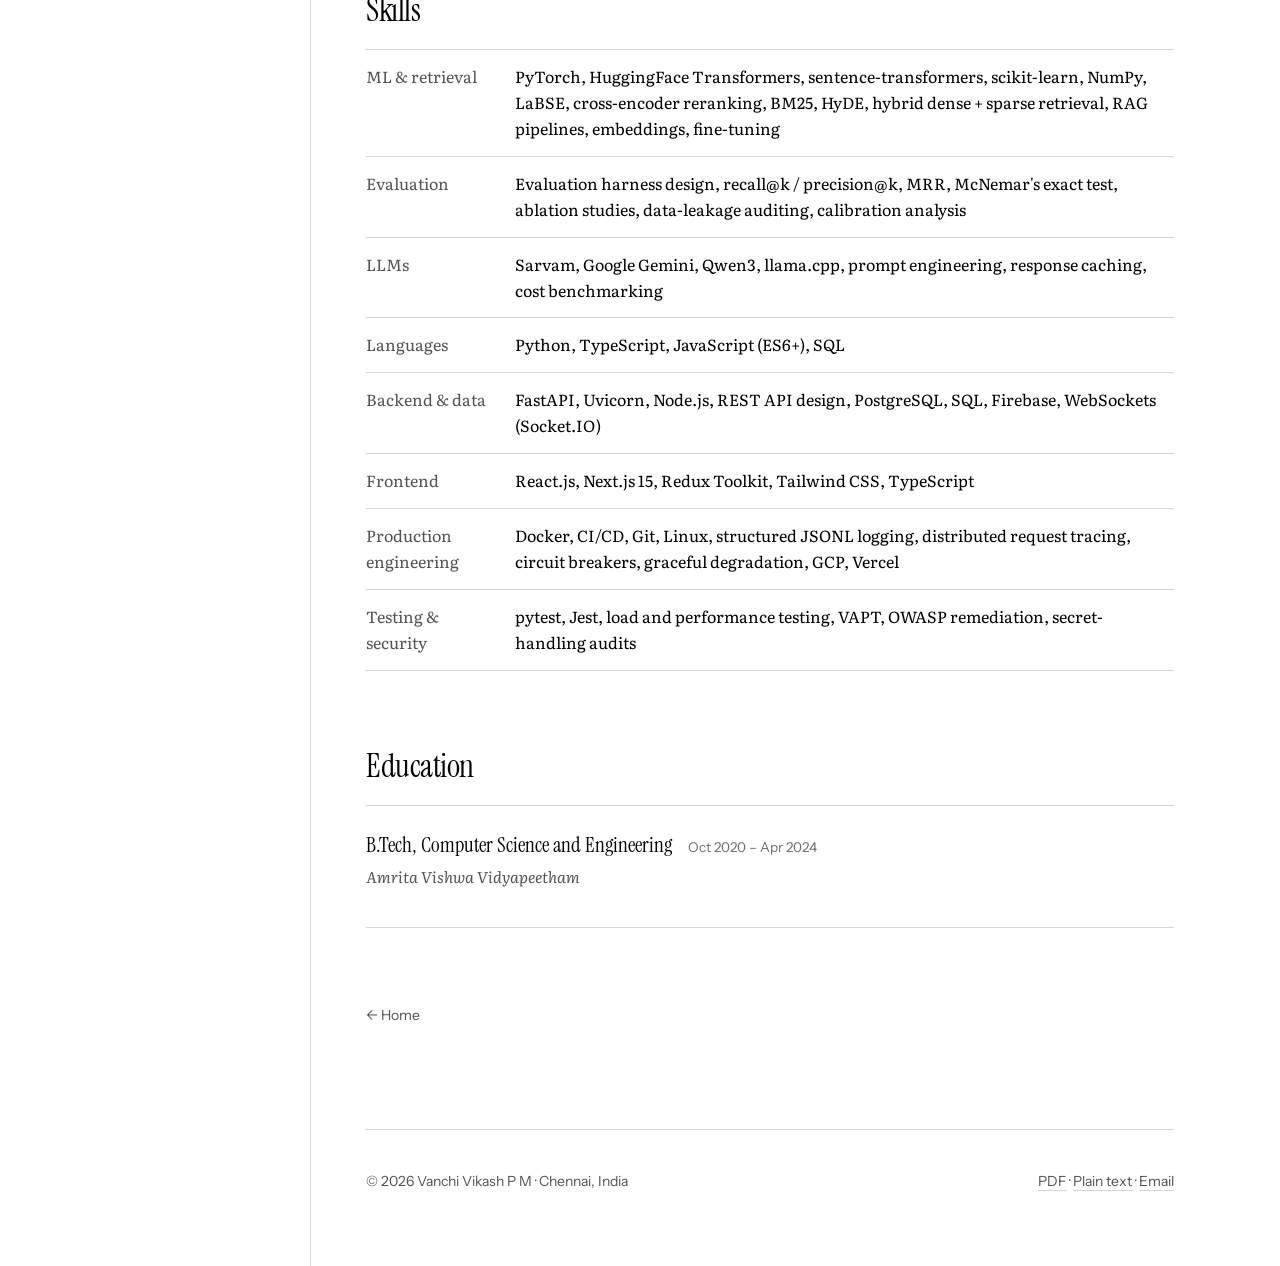
<file: resume.html>
<!doctype html>
<html lang="en" data-theme="light">
<head>
<meta charset="utf-8"/>
<meta name="viewport" content="width=device-width,initial-scale=1,viewport-fit=cover"/>
<title>Résumé — Vanchi Vikash P M</title>
<link rel="canonical" href="https://vanjivikash.vercel.app/resume.html"/>
<meta name="description" content="Vanchi Vikash P M — Software Engineer, applied ML and retrieval. C-DAC Chennai. Full résumé, with a PDF and a plain-text mirror."/>
<script>
try {
  var t = localStorage.getItem("ledger.theme");
  if (!t) t = "light";   // new visitors start in light; the lamp is how you go dark
  document.documentElement.dataset.theme = t;
} catch (e) {}
</script>
<meta name="theme-color" content="#ffffff"/>
<link rel="icon" href="/favicon.svg" type="image/svg+xml"/>
<link rel="icon" href="/favicon-32.png" sizes="32x32" type="image/png"/>
<link rel="apple-touch-icon" href="/apple-touch-icon.png"/>
<link rel="manifest" href="/site.webmanifest"/>
<link rel="preconnect" href="https://fonts.googleapis.com">
<link rel="preconnect" href="https://fonts.gstatic.com" crossorigin>
<link href="https://fonts.googleapis.com/css2?family=Instrument+Serif:ital@0;1&family=Literata:ital,opsz,wght@0,7..72,400;0,7..72,500;0,7..72,600;1,7..72,400&family=Instrument+Sans:ital,wght@0,400;0,500;0,600;1,400&family=IBM+Plex+Mono:wght@400;500&display=swap" rel="stylesheet">
<link rel="stylesheet" href="/ledger.css">
</head>
<body>

<a class="skip" href="#main">Skip to content</a>

<div class="shell">

  <aside class="ident">
    <a class="ident__name" href="/">Vanchi Vikash P M</a>
    <p class="ident__role">Applied ML and retrieval.<br>Chennai, India.</p>
    <nav class="ident__nav" aria-label="On this page">
      <a class="ident__back" href="/">Home</a>
      <a href="#experience">Experience</a>
      <a href="#projects">Projects</a>
      <a href="#skills">Skills</a>
      <a href="#education">Education</a>
    </nav>
    <p class="ident__label">Elsewhere</p>
    <div class="ident__links">
      <a href="/">Home</a>
      <a href="/work/">All work</a>
      <a href="/about.html">About</a>
      <a href="mailto:vikashvanchi@gmail.com">Email</a>
      <button class="lamp" type="button" data-theme-toggle aria-pressed="false" title="Switch theme">
        <svg class="lamp__bulb" viewBox="0 0 40 46" width="34" height="39" aria-hidden="true" focusable="false">
          <g class="lamp__rays">
            <line x1="20" y1="41.5" x2="20" y2="45"/>
            <line x1="30.6" y1="36.4" x2="33.2" y2="39"/>
            <line x1="9.4" y1="36.4" x2="6.8" y2="39"/>
            <line x1="34" y1="27" x2="37.6" y2="27"/>
            <line x1="6" y1="27" x2="2.4" y2="27"/>
          </g>
          <path class="lamp__cap" d="M15.5 3.2h9v7.3h-9z"/>
          <line class="lamp__thread" x1="15.5" y1="5.9" x2="24.5" y2="5.9"/>
          <line class="lamp__thread" x1="15.5" y1="8.4" x2="24.5" y2="8.4"/>
          <path class="lamp__neck" d="M16.4 10.5 16 16M23.6 10.5 24 16"/>
          <circle class="lamp__glass" cx="20" cy="27" r="11.4"/>
          <path class="lamp__filament" d="M15.6 29.4q2.2-6 4.4 0t4.4 0"/>
        </svg>
      </button>
    </div>
  </aside>

  <main class="sheet" id="main">

    <div class="page-head">
      <p class="page-head__kicker">Résumé</p>
      <h1>Vanchi Vikash P M</h1>
      <p class="page-head__sub">Software Engineer · Full-stack, applied ML, security · Chennai, Tamil Nadu</p>

      <div class="actions">
        <a class="btn btn--solid" href="/assets/Vanchi_Vikash_AI_ML_Engineer_Resume.pdf" target="_blank" rel="noopener">Download the PDF</a>
        <a class="btn btn--hollow" href="/resume.txt" target="_blank" rel="noopener">Plain text</a>
      </div>
    </div>

    <section class="section">
      <div class="column">
        <p class="lede">Engineer building applied ML and retrieval systems end to end — evaluation harness first, then measured improvement. About two years of production engineering on Government of India platforms serving 2,500+ users.</p>
        <p class="dim">Reach me at <a class="link" href="mailto:vikashvanchi@gmail.com">vikashvanchi@gmail.com</a> or +91 6382285582.</p>
      </div>

      <h2 class="section-head" id="experience">Experience</h2>

      <div class="cv">
        <div class="cv__block">
          <div class="cv__head">
            <span class="cv__what">Project Associate — Software Engineer</span>
            <span class="cv__when">Jul 2024 – Present</span>
          </div>
          <p class="cv__where">Centre for Development of Advanced Computing (C-DAC), Chennai</p>
          <ul class="cv__list">
            <li>Built the Python/FastAPI backend for the Supply Order Monitoring Portal, a national system serving 2,500+ users, including the analytics layer for delivery-delay prediction, demand forecasting and defaulter identification.</li>
            <li>Architected and shipped React/Next.js front-ends for two further production portals, and designed the data-exchange interface to an external inventory and logistics system — record mapping, API contract, error handling and reconciliation.</li>
            <li>Planned and executed test strategy across the stack: automated pytest and Jest unit tests, user-acceptance testing with client stakeholders, and load testing before rollout.</li>
            <li>Led security hardening — closed 25+ critical VAPT findings (XSS, CSRF, clickjacking) and implemented HSTS, CSP and SSL/TLS controls, earning CERT-In "Safe to Host" certification and cutting the assessed risk score by 85%.</li>
            <li>Owned CI/CD and production release engineering on on-premise Linux/Apache infrastructure, sustaining 99.9% uptime across the portal estate.</li>
          </ul>
        </div>
      </div>

      <h2 class="section-head" id="projects">Projects</h2>

      <div class="cv">
        <div class="cv__block">
          <div class="cv__head">
            <span class="cv__what">Kural RAG</span>
            <span class="cv__when">2026 · solo</span>
          </div>
          <p class="cv__where">Cross-lingual retrieval over classical Tamil · Python, sentence-transformers, LaBSE, FastAPI, Next.js</p>
          <ul class="cv__list">
            <li>Answers plain-English questions from 1,330 classical Tamil verses and cites the specific verses behind every claim.</li>
            <li>Retrieval accuracy 44 → 97 out of 100 on a hand-labelled golden set across six independently measured changes, each verified with McNemar's exact test.</li>
            <li>On the combined 233-question set: a correct verse appears in the five shown for 78%, and the first verse shown is correct for 56%. Both numbers reported together — quoting only the higher one misstates what a user sees.</li>
            <li>Hand-labelled the 233-question evaluation harness before any optimisation, then validated every change against it — and declined a 15-point improvement that landed at p = 0.0534 rather than claim it.</li>
            <li>Hybrid retrieval combining LaBSE dense embeddings with a from-scratch BM25 index, cross-encoder reranking over the top 50, chapter-level signal blending, and HyDE query rewriting.</li>
            <li>Found and documented three data-leakage incidents in the evaluation pipeline, including 121 of 798 generated questions that were verbatim copies of the test set.</li>
            <li>Structured JSONL logging with distributed request tracing across the Next.js frontend and FastAPI service, prompt-keyed persistent cache, and a circuit breaker that degrades to un-rewritten search with the degraded state surfaced to the user.</li>
          </ul>
        </div>

        <div class="cv__block">
          <div class="cv__head">
            <span class="cv__what">Clikk</span>
            <span class="cv__when">2026 · solo</span>
          </div>
          <p class="cv__where">On-device malicious URL detection · Python, scikit-learn, JavaScript, Chrome MV3</p>
          <ul class="cv__list">
            <li>Published on the Chrome Web Store; screens links for phishing and malware before they open, with the classifier running on-device so most URLs never leave the browser.</li>
            <li>Discarded a fine-tuned SecureBERT implementation after evaluation showed it had learned dataset shortcuts rather than URL structure and degraded on unseen domains.</li>
            <li>Audited public training data against primary threat feeds, found systematically incorrect labels in a widely used Kaggle dataset (48,009 phishing→benign and 47,903 benign→phishing swaps), and rebuilt the training set from URLhaus, OpenPhish and ThreatFox.</li>
            <li>Shipped a TF-IDF character n-gram (3–5) + logistic regression pipeline chosen against real deployment constraints — offline, lightweight, in-browser: 98.6% accuracy at 0.3% FPR under domain-grouped evaluation, ~0.2 ms per URL.</li>
            <li>Reimplemented inference in dependency-free JavaScript and verified it against the Python pipeline across all 5,249 test URLs — identical predictions, identical confusion matrix, max probability difference under 1e-7.</li>
          </ul>
        </div>

        <div class="cv__block">
          <div class="cv__head">
            <span class="cv__what">Chatflow</span>
            <span class="cv__when">Nov 2025</span>
          </div>
          <p class="cv__where">Red-team orchestration platform · TypeScript, React, Node.js, Socket.IO, Docker</p>
          <ul class="cv__list">
            <li>Dual-mode platform combining a real-time web terminal and a visual flow builder, with a low-latency WebSocket backend orchestrating Nmap, Nuclei and Gobuster and parsing raw stdout into structured findings.</li>
          </ul>
        </div>

        <div class="cv__block">
          <div class="cv__head">
            <span class="cv__what">Text Explainer (gExplain)</span>
            <span class="cv__when">Oct–Nov 2025</span>
          </div>
          <p class="cv__where">Chrome extension · JavaScript (ES6+), Gemini API, Chrome APIs</p>
          <ul class="cv__list">
            <li>Explains selected text in place with universal site compatibility, including Gmail, GitHub and nested iframes; content-script injection with all-frames support and SPA navigation detection via the webNavigation API.</li>
          </ul>
        </div>

        <div class="cv__block">
          <div class="cv__head">
            <span class="cv__what">MyStream</span>
            <span class="cv__when">Apr–May 2024</span>
          </div>
          <p class="cv__where">Video streaming client · React, Redux Toolkit, Tailwind, React Router</p>
          <ul class="cv__list">
            <li>YouTube Data API client with debounced search, cached autocomplete, and a polling-based live chat.</li>
          </ul>
        </div>
      </div>

      <h2 class="section-head" id="skills">Skills</h2>

      <div class="table-wrap wide">
        <table>
          <tbody>
            <tr><td class="rowhead">ML &amp; retrieval</td><td>PyTorch, HuggingFace Transformers, sentence-transformers, scikit-learn, NumPy, LaBSE, cross-encoder reranking, BM25, HyDE, hybrid dense + sparse retrieval, RAG pipelines, embeddings, fine-tuning</td></tr>
            <tr><td class="rowhead">Evaluation</td><td>Evaluation harness design, recall@k / precision@k, MRR, McNemar's exact test, ablation studies, data-leakage auditing, calibration analysis</td></tr>
            <tr><td class="rowhead">LLMs</td><td>Sarvam, Google Gemini, Qwen3, llama.cpp, prompt engineering, response caching, cost benchmarking</td></tr>
            <tr><td class="rowhead">Languages</td><td>Python, TypeScript, JavaScript (ES6+), SQL</td></tr>
            <tr><td class="rowhead">Backend &amp; data</td><td>FastAPI, Uvicorn, Node.js, REST API design, PostgreSQL, SQL, Firebase, WebSockets (Socket.IO)</td></tr>
            <tr><td class="rowhead">Frontend</td><td>React.js, Next.js 15, Redux Toolkit, Tailwind CSS, TypeScript</td></tr>
            <tr><td class="rowhead">Production engineering</td><td>Docker, CI/CD, Git, Linux, structured JSONL logging, distributed request tracing, circuit breakers, graceful degradation, GCP, Vercel</td></tr>
            <tr><td class="rowhead">Testing &amp; security</td><td>pytest, Jest, load and performance testing, VAPT, OWASP remediation, secret-handling audits</td></tr>
          </tbody>
        </table>
      </div>

      <h2 class="section-head" id="education">Education</h2>

      <div class="cv">
        <div class="cv__block">
          <div class="cv__head">
            <span class="cv__what">B.Tech, Computer Science and Engineering</span>
            <span class="cv__when">Oct 2020 – Apr 2024</span>
          </div>
          <p class="cv__where">Amrita Vishwa Vidyapeetham</p>
        </div>
      </div>

      <div class="column">
        <a class="backlink" href="/">← Home</a>
      </div>
    </section>

    <footer class="colophon">
      <span>© 2026 Vanchi Vikash P M · Chennai, India</span>
      <span>
        <a href="/assets/Vanchi_Vikash_AI_ML_Engineer_Resume.pdf" target="_blank" rel="noopener">PDF</a> ·
        <a href="/resume.txt" target="_blank" rel="noopener">Plain text</a> ·
        <a href="mailto:vikashvanchi@gmail.com">Email</a>
      </span>
    </footer>

  </main>
</div>

<script src="/ledger.js" defer></script>
</body>
</html>
</file>
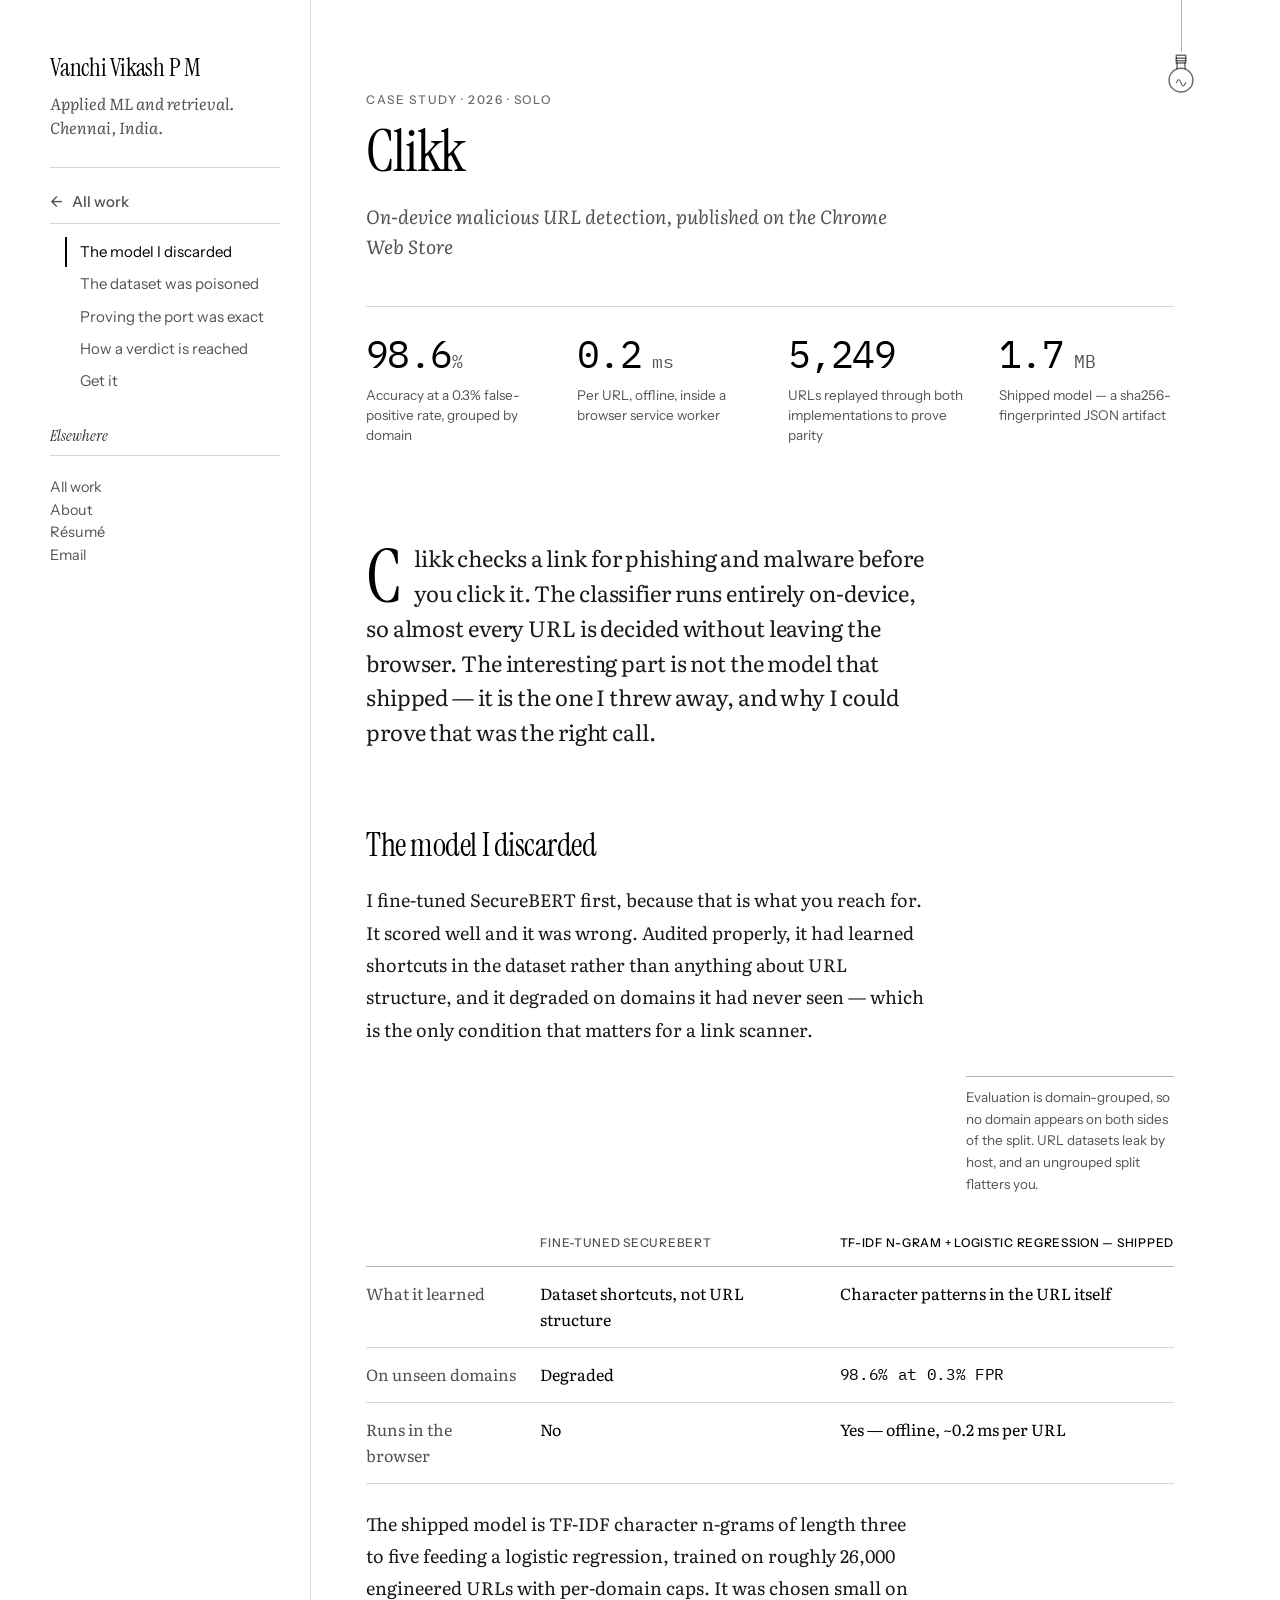
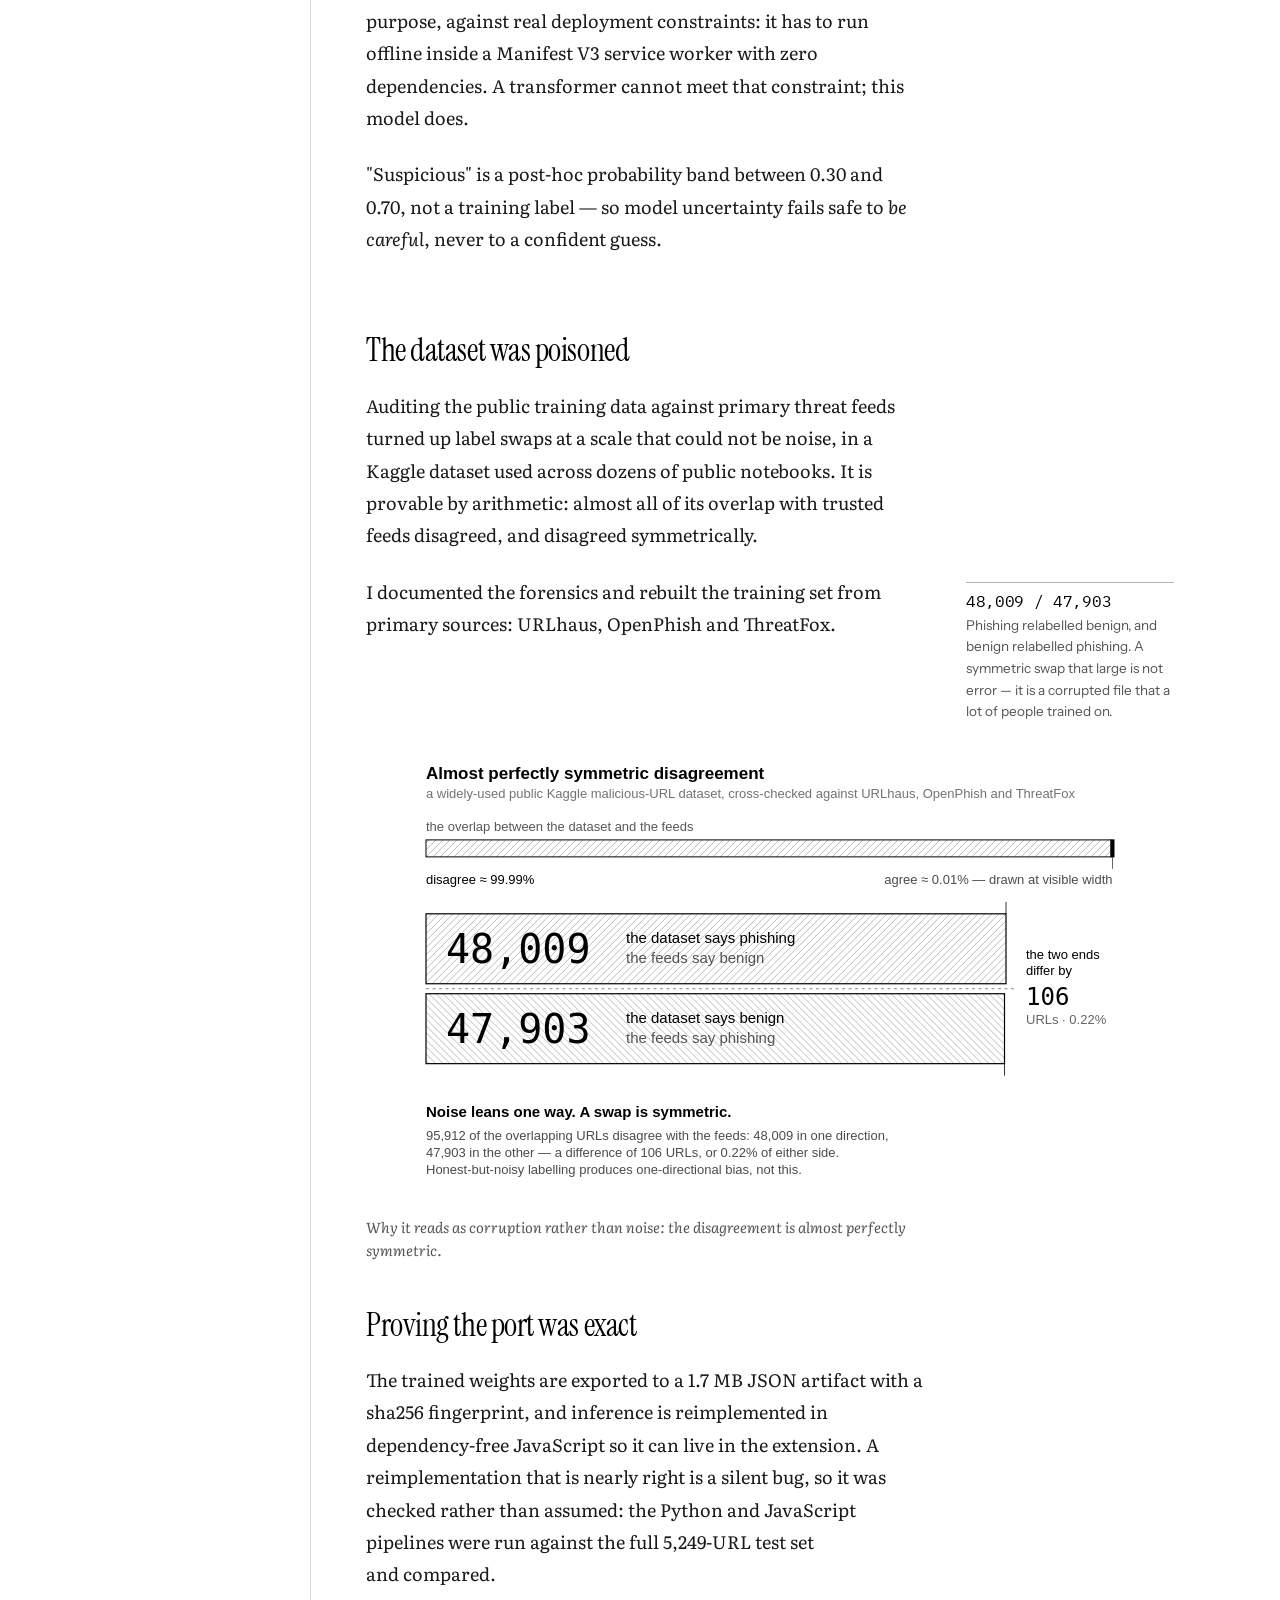
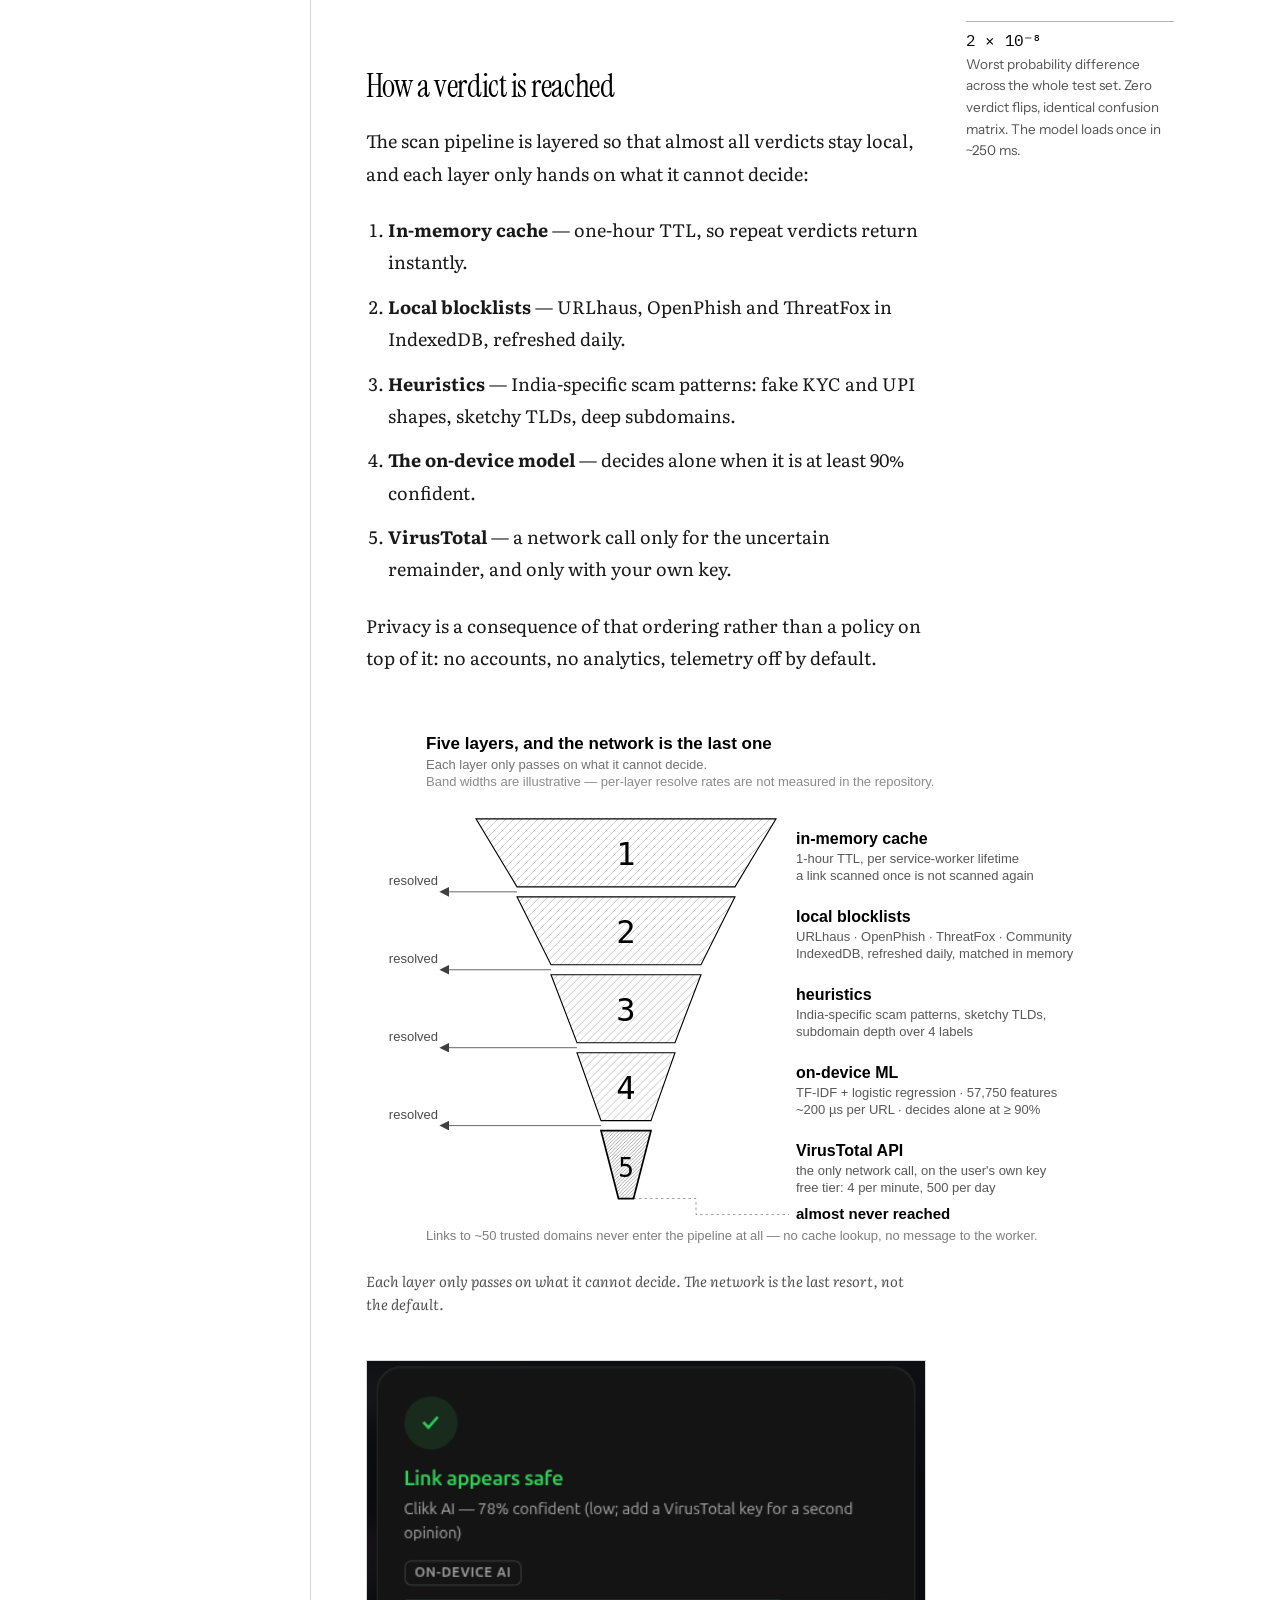
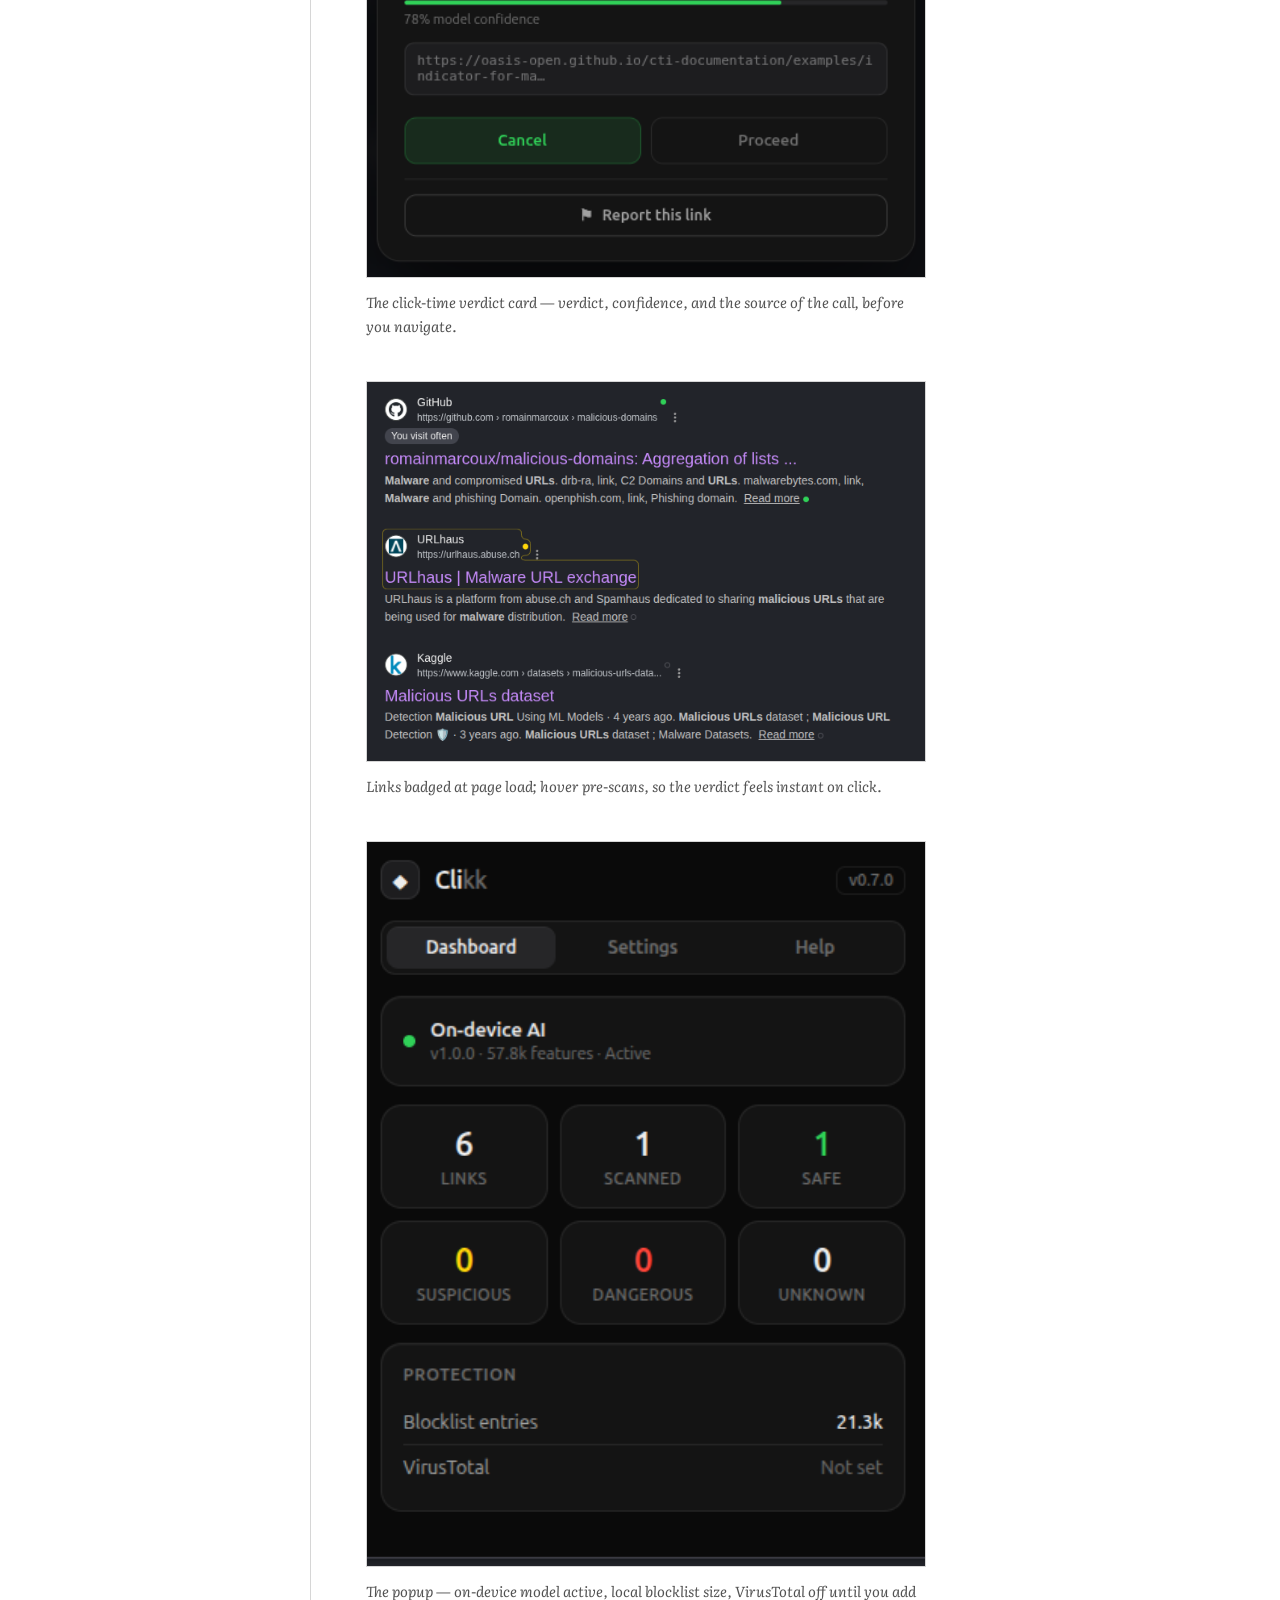
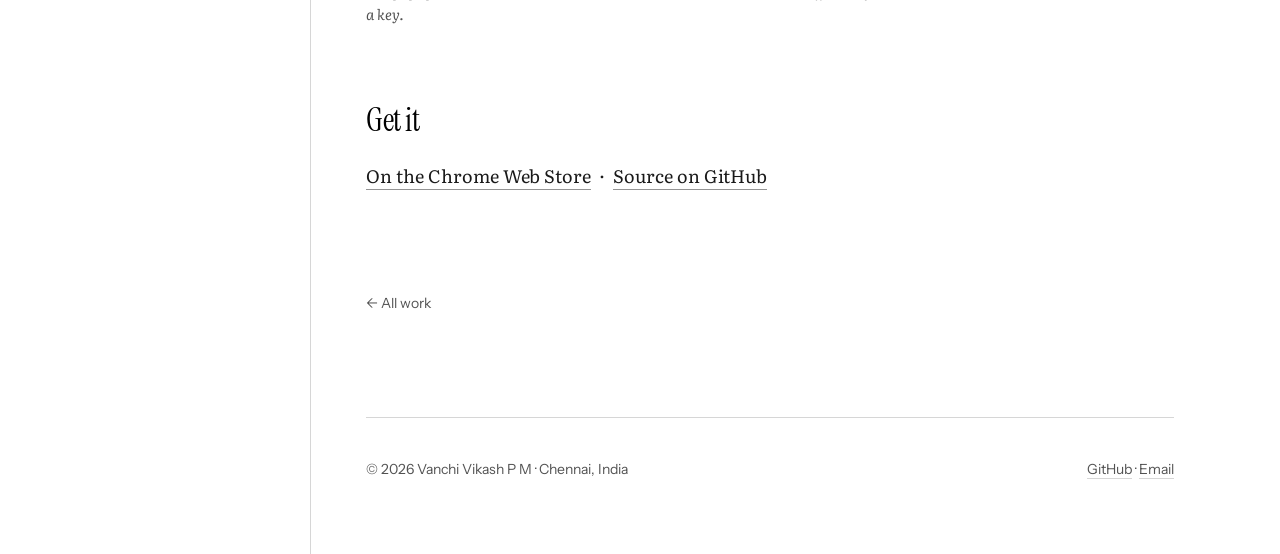
<file: work/clikk.html>
<!doctype html>
<html lang="en" data-theme="light">
<head>
<meta charset="utf-8"/>
<meta name="viewport" content="width=device-width,initial-scale=1,viewport-fit=cover"/>
<title>Clikk — Vanchi Vikash P M</title>
<link rel="canonical" href="https://vanjivikash.vercel.app/work/clikk.html"/>
<meta name="description" content="A Chrome extension that screens links for phishing and malware on-device. 98.6% accuracy at 0.3% false positives under domain-grouped evaluation — and the fine-tuned transformer I threw away to get there."/>
<script>
try {
  var t = localStorage.getItem("ledger.theme");
  if (!t) t = "light";   // new visitors start in light; the lamp is how you go dark
  document.documentElement.dataset.theme = t;
} catch (e) {}
</script>
<meta name="theme-color" content="#ffffff"/>
<link rel="icon" href="/favicon.svg" type="image/svg+xml"/>
<link rel="icon" href="/favicon-32.png" sizes="32x32" type="image/png"/>
<link rel="apple-touch-icon" href="/apple-touch-icon.png"/>
<link rel="manifest" href="/site.webmanifest"/>
<link rel="preconnect" href="https://fonts.googleapis.com">
<link rel="preconnect" href="https://fonts.gstatic.com" crossorigin>
<link href="https://fonts.googleapis.com/css2?family=Instrument+Serif:ital@0;1&family=Literata:ital,opsz,wght@0,7..72,400;0,7..72,500;0,7..72,600;1,7..72,400&family=Instrument+Sans:ital,wght@0,400;0,500;0,600;1,400&family=IBM+Plex+Mono:wght@400;500&display=swap" rel="stylesheet">
<link rel="stylesheet" href="/ledger.css">
</head>
<body>

<a class="skip" href="#main">Skip to content</a>

<div class="shell">

  <aside class="ident">
    <a class="ident__name" href="/">Vanchi Vikash P M</a>
    <p class="ident__role">Applied ML and retrieval.<br>Chennai, India.</p>
    <nav class="ident__nav" aria-label="On this page">
      <a class="ident__back" href="/work/">All work</a>
      <a href="#discarded">The model I discarded</a>
      <a href="#poisoned">The dataset was poisoned</a>
      <a href="#parity">Proving the port was exact</a>
      <a href="#verdict">How a verdict is reached</a>
      <a href="#get">Get it</a>
    </nav>
    <p class="ident__label">Elsewhere</p>
    <div class="ident__links">
      <a href="/work/">All work</a>
      <a href="/about.html">About</a>
      <a href="/resume.html">Résumé</a>
      <a href="mailto:vikashvanchi@gmail.com">Email</a>
      <button class="lamp" type="button" data-theme-toggle aria-pressed="false" title="Switch theme">
        <svg class="lamp__bulb" viewBox="0 0 40 46" width="34" height="39" aria-hidden="true" focusable="false">
          <g class="lamp__rays">
            <line x1="20" y1="41.5" x2="20" y2="45"/>
            <line x1="30.6" y1="36.4" x2="33.2" y2="39"/>
            <line x1="9.4" y1="36.4" x2="6.8" y2="39"/>
            <line x1="34" y1="27" x2="37.6" y2="27"/>
            <line x1="6" y1="27" x2="2.4" y2="27"/>
          </g>
          <path class="lamp__cap" d="M15.5 3.2h9v7.3h-9z"/>
          <line class="lamp__thread" x1="15.5" y1="5.9" x2="24.5" y2="5.9"/>
          <line class="lamp__thread" x1="15.5" y1="8.4" x2="24.5" y2="8.4"/>
          <path class="lamp__neck" d="M16.4 10.5 16 16M23.6 10.5 24 16"/>
          <circle class="lamp__glass" cx="20" cy="27" r="11.4"/>
          <path class="lamp__filament" d="M15.6 29.4q2.2-6 4.4 0t4.4 0"/>
        </svg>
      </button>
    </div>
  </aside>

  <main class="sheet" id="main">

    <div class="page-head">
      <p class="page-head__kicker">Case study · 2026 · solo</p>
      <h1>Clikk</h1>
      <p class="page-head__sub">On-device malicious URL detection, published on the Chrome Web Store</p>

      <div class="scoreboard">
        <div>
          <div class="score__value">98.6<span class="unit">%</span></div>
          <div class="score__label">Accuracy at a 0.3% false-positive rate, grouped by domain</div>
        </div>
        <div>
          <div class="score__value">0.2<span class="unit"> ms</span></div>
          <div class="score__label">Per URL, offline, inside a browser service worker</div>
        </div>
        <div>
          <div class="score__value">5,249</div>
          <div class="score__label">URLs replayed through both implementations to prove parity</div>
        </div>
        <div>
          <div class="score__value">1.7<span class="unit"> MB</span></div>
          <div class="score__label">Shipped model — a sha256-fingerprinted JSON artifact</div>
        </div>
      </div>
    </div>

    <section class="section">
      <div class="column">
        <p class="lede dropcap">Clikk checks a link for phishing and malware before you click it. The classifier runs entirely on-device, so almost every URL is decided without leaving the browser. The interesting part is not the model that shipped — it is the one I threw away, and why I could prove that was the right call.</p>

        <h2 id="discarded">The model I discarded</h2>

        <p>I fine-tuned SecureBERT first, because that is what you reach for. It scored well and it was wrong. Audited properly, it had learned shortcuts in the dataset rather than anything about URL structure, and it degraded on domains it had never seen — which is the only condition that matters for a link scanner.</p>

        <aside class="note">
          <p>Evaluation is domain-grouped, so no domain appears on both sides of the split. URL datasets leak by host, and an ungrouped split flatters you.</p>
        </aside>

        <div class="table-wrap wide">
          <table>
            <thead>
              <tr><th></th><th>Fine-tuned SecureBERT</th><th class="ship">TF-IDF n-gram + logistic regression — shipped</th></tr>
            </thead>
            <tbody>
              <tr>
                <td class="rowhead">What it learned</td>
                <td>Dataset shortcuts, not URL structure</td>
                <td>Character patterns in the URL itself</td>
              </tr>
              <tr>
                <td class="rowhead">On unseen domains</td>
                <td>Degraded</td>
                <td class="num">98.6% at 0.3% FPR</td>
              </tr>
              <tr>
                <td class="rowhead">Runs in the browser</td>
                <td>No</td>
                <td>Yes — offline, ~0.2 ms per URL</td>
              </tr>
            </tbody>
          </table>
        </div>

        <p>The shipped model is TF-IDF character n-grams of length three to five feeding a logistic regression, trained on roughly 26,000 engineered URLs with per-domain caps. It was chosen small on purpose, against real deployment constraints: it has to run offline inside a Manifest V3 service worker with zero dependencies. A transformer cannot meet that constraint; this model does.</p>

        <p>"Suspicious" is a post-hoc probability band between 0.30 and 0.70, not a training label — so model uncertainty fails safe to <em>be careful</em>, never to a confident guess.</p>

        <h2 id="poisoned">The dataset was poisoned</h2>

        <p>Auditing the public training data against primary threat feeds turned up label swaps at a scale that could not be noise, in a Kaggle dataset used across dozens of public notebooks. It is provable by arithmetic: almost all of its overlap with trusted feeds disagreed, and disagreed symmetrically.</p>

        <aside class="note">
          <span class="note__value">48,009 / 47,903</span>
          <p>Phishing relabelled benign, and benign relabelled phishing. A symmetric swap that large is not error — it is a corrupted file that a lot of people trained on.</p>
        </aside>

        <p>I documented the forensics and rebuilt the training set from primary sources: URLhaus, OpenPhish and ThreatFox.</p>
      </div>

      <figure class="wide">
        <img class="diagram" src="/assets/clikk-forensics.svg" width="1616" height="909" loading="lazy" decoding="async"
             alt="Label-swap forensics on a widely used public Kaggle malicious-URL dataset, cross-checked against URLhaus, OpenPhish and ThreatFox. Of the URLs that appear in both, about 99.99% disagree with the feeds and only about 0.01% agree. The disagreement splits into two near-identical bars: 48,009 URLs the dataset calls phishing and the feeds call benign, and 47,903 the dataset calls benign and the feeds call phishing. The two ends differ by 106 URLs, or 0.22% of either side. The closing note reads: noise leans one way, a swap is symmetric — honest-but-noisy labelling produces one-directional bias, not this."/>
        <figcaption>Why it reads as corruption rather than noise: the disagreement is almost perfectly symmetric.</figcaption>
      </figure>

      <div class="column">
        <h2 id="parity">Proving the port was exact</h2>

        <p>The trained weights are exported to a 1.7 MB JSON artifact with a sha256 fingerprint, and inference is reimplemented in dependency-free JavaScript so it can live in the extension. A reimplementation that is nearly right is a silent bug, so it was checked rather than assumed: the Python and JavaScript pipelines were run against the full 5,249-URL test set and compared.</p>

        <aside class="note">
          <span class="note__value">2 × 10⁻⁸</span>
          <p>Worst probability difference across the whole test set. Zero verdict flips, identical confusion matrix. The model loads once in ~250 ms.</p>
        </aside>

        <h2 id="verdict">How a verdict is reached</h2>

        <p>The scan pipeline is layered so that almost all verdicts stay local, and each layer only hands on what it cannot decide:</p>

        <ol>
          <li><strong>In-memory cache</strong> — one-hour TTL, so repeat verdicts return instantly.</li>
          <li><strong>Local blocklists</strong> — URLhaus, OpenPhish and ThreatFox in IndexedDB, refreshed daily.</li>
          <li><strong>Heuristics</strong> — India-specific scam patterns: fake KYC and UPI shapes, sketchy TLDs, deep subdomains.</li>
          <li><strong>The on-device model</strong> — decides alone when it is at least 90% confident.</li>
          <li><strong>VirusTotal</strong> — a network call only for the uncertain remainder, and only with your own key.</li>
        </ol>

        <p>Privacy is a consequence of that ordering rather than a policy on top of it: no accounts, no analytics, telemetry off by default.</p>
      </div>

      <figure class="wide">
        <img class="diagram" src="/assets/clikk-pipeline.svg" width="1616" height="1077" loading="lazy" decoding="async"
             alt="The scan pipeline drawn as a five-layer funnel, each layer narrowing and passing on only what it cannot decide. One, an in-memory cache with a one-hour TTL, so a link scanned once is not scanned again. Two, local blocklists from URLhaus, OpenPhish, ThreatFox and Community, held in IndexedDB, refreshed daily and matched in memory. Three, heuristics for India-specific scam patterns, sketchy TLDs and subdomain depth over four labels. Four, the on-device model — TF-IDF plus logistic regression over 57,750 features, about 200 microseconds per URL, deciding alone at 90% confidence or above. Five, far narrower than the rest, the VirusTotal API: the only network call, on the user's own key, and almost never reached. A note states that band widths are illustrative because per-layer resolve rates are not measured, and that links to around fifty trusted domains never enter the pipeline at all."/>
        <figcaption>Each layer only passes on what it cannot decide. The network is the last resort, not the default.</figcaption>
      </figure>

      <div class="column">
        <figure>
          <img src="/assets/clikk/verdict-safe.png" alt="Clikk verdict card marking a link safe, with an on-device confidence meter" loading="lazy"/>
          <figcaption>The click-time verdict card — verdict, confidence, and the source of the call, before you navigate.</figcaption>
        </figure>

        <figure>
          <img src="/assets/clikk/badges-results.png" alt="Search results with Clikk safety badges beside each link" loading="lazy"/>
          <figcaption>Links badged at page load; hover pre-scans, so the verdict feels instant on click.</figcaption>
        </figure>

        <figure>
          <img src="/assets/clikk/popup-dashboard.png" alt="Clikk popup dashboard showing the on-device model active, scan counts and blocklist size" loading="lazy"/>
          <figcaption>The popup — on-device model active, local blocklist size, VirusTotal off until you add a key.</figcaption>
        </figure>

        <h2 id="get">Get it</h2>

        <p>
          <a class="link" href="https://chromewebstore.google.com/detail/ebnadedjcjlnhbdcfogbglecfoimhmom" target="_blank" rel="noopener">On the Chrome Web Store</a>
          &nbsp;·&nbsp;
          <a class="link" href="https://github.com/vanji-creator/linkguard" target="_blank" rel="noopener">Source on GitHub</a>
        </p>

        <a class="backlink" href="/work/">← All work</a>
      </div>
    </section>

    <footer class="colophon">
      <span>© 2026 Vanchi Vikash P M · Chennai, India</span>
      <span>
        <a href="https://github.com/vanji-creator" target="_blank" rel="noopener">GitHub</a> ·
        <a href="mailto:vikashvanchi@gmail.com">Email</a>
      </span>
    </footer>

  </main>
</div>

<script src="/ledger.js" defer></script>
</body>
</html>
</file>
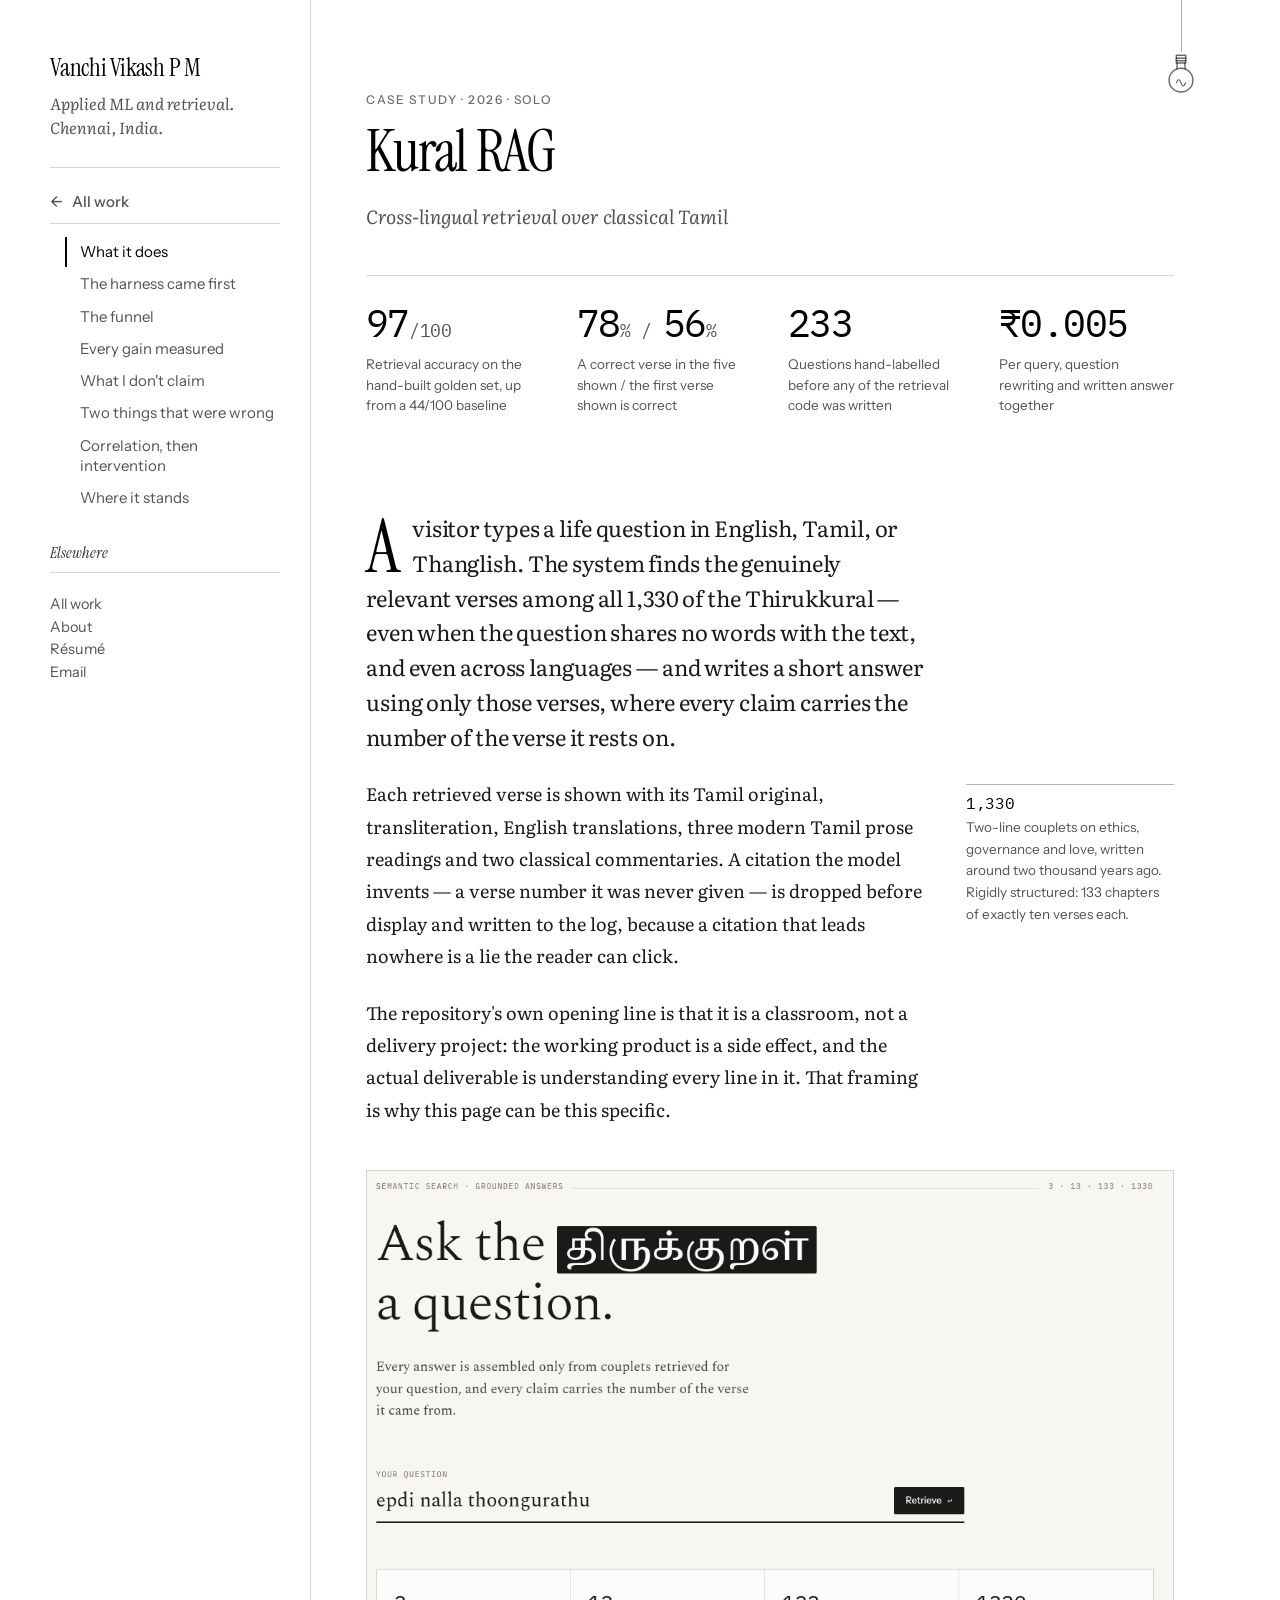
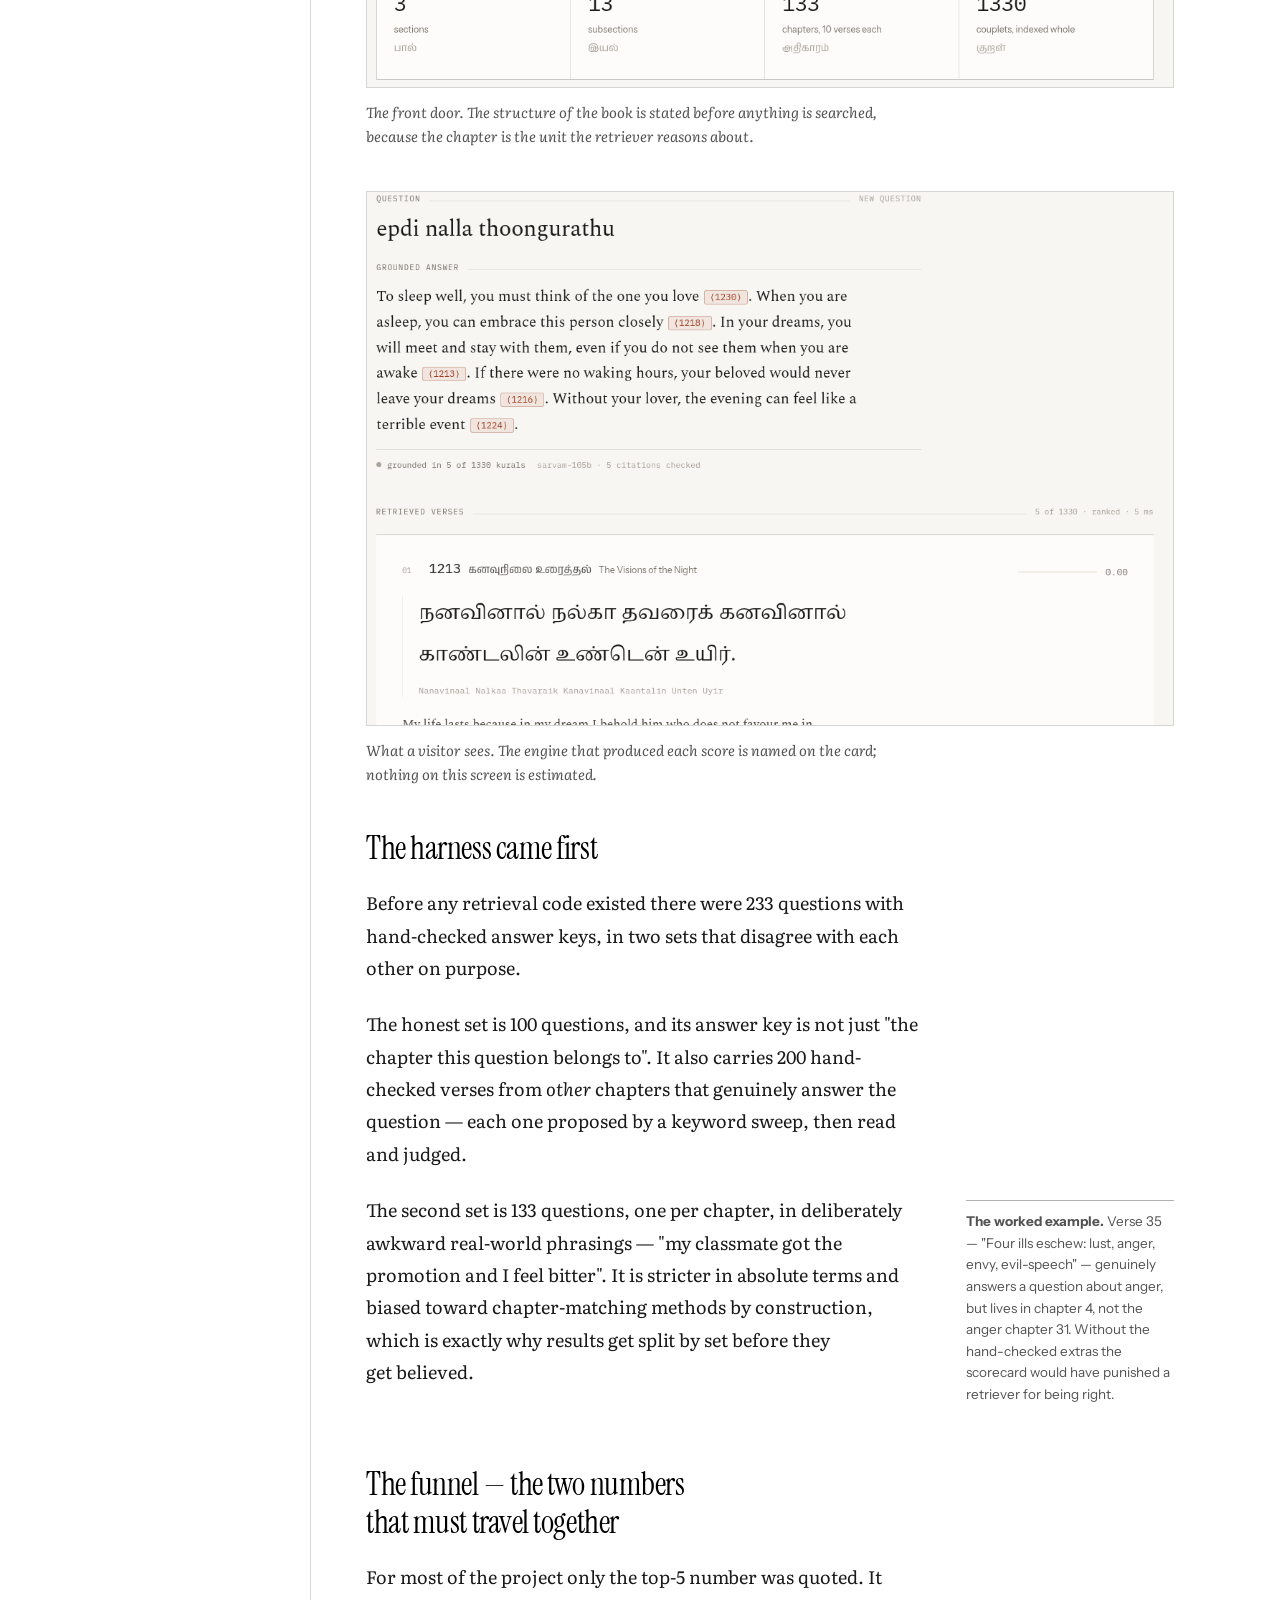
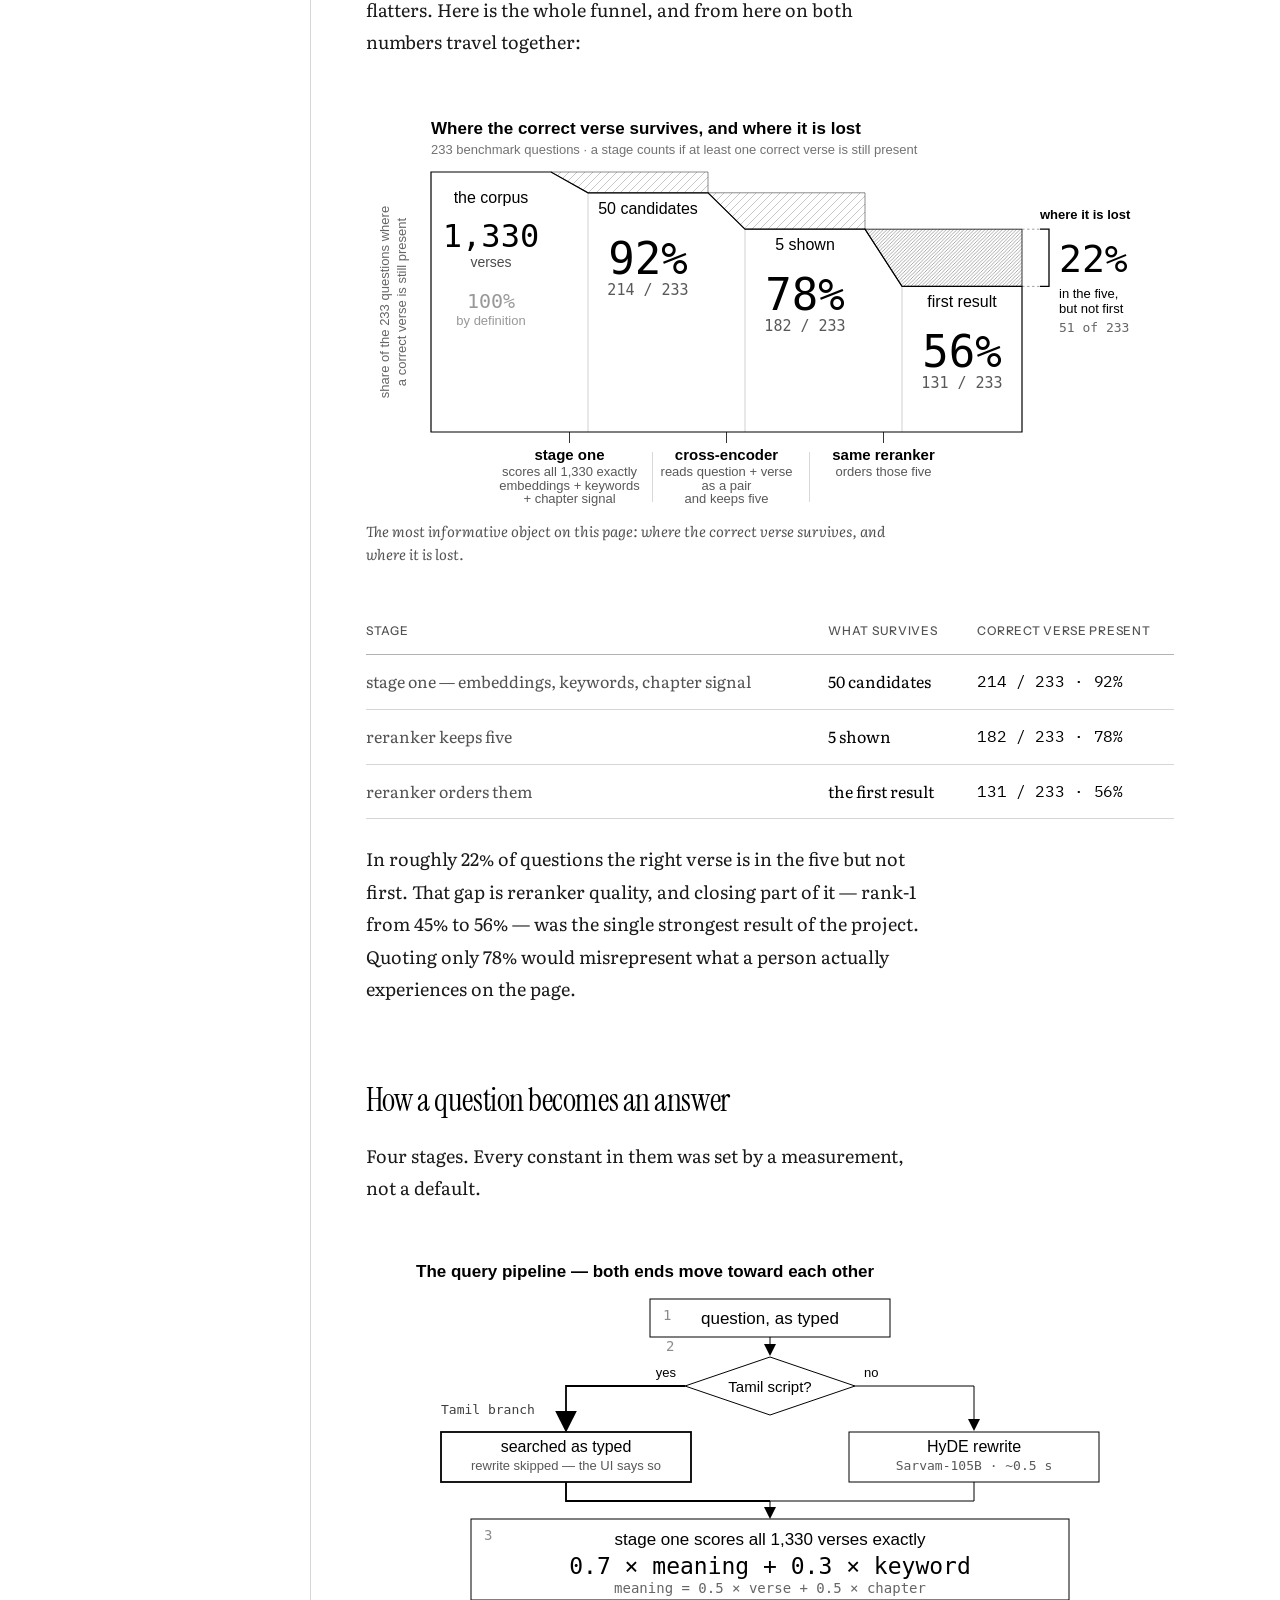
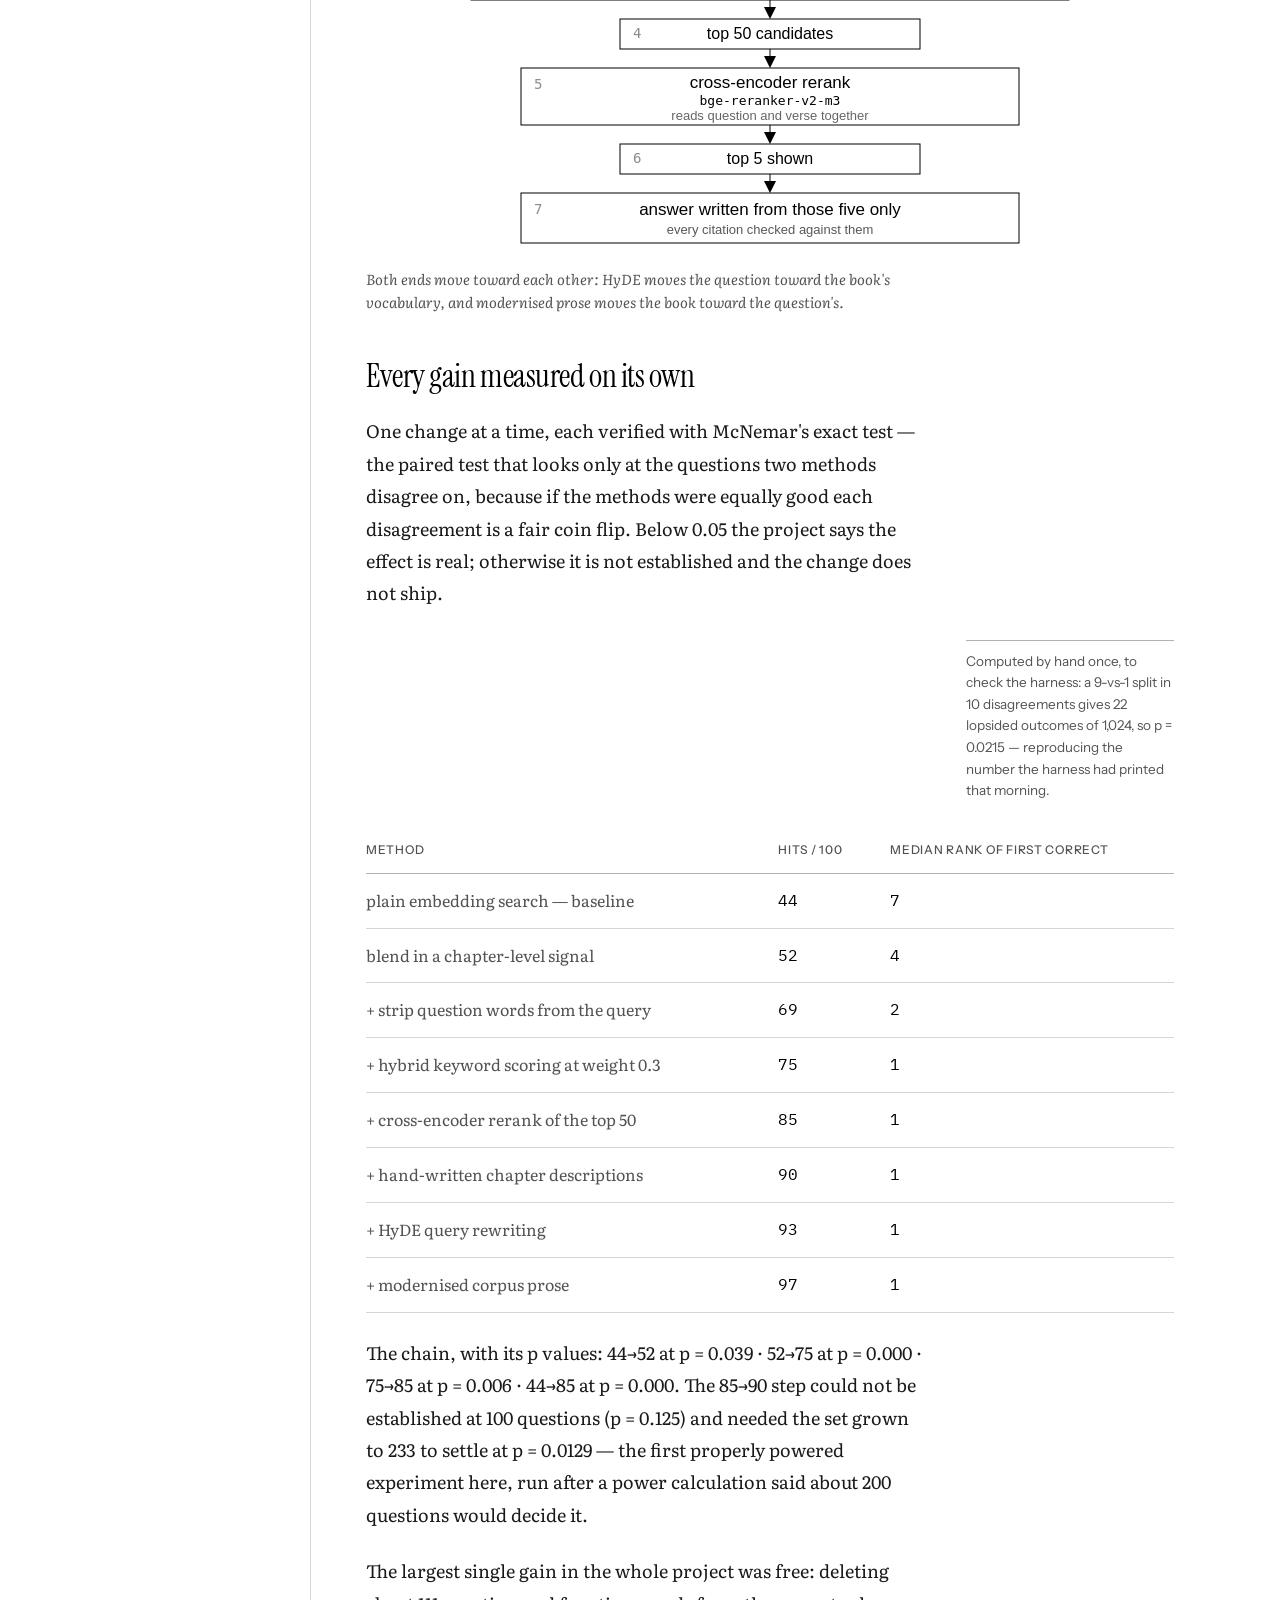
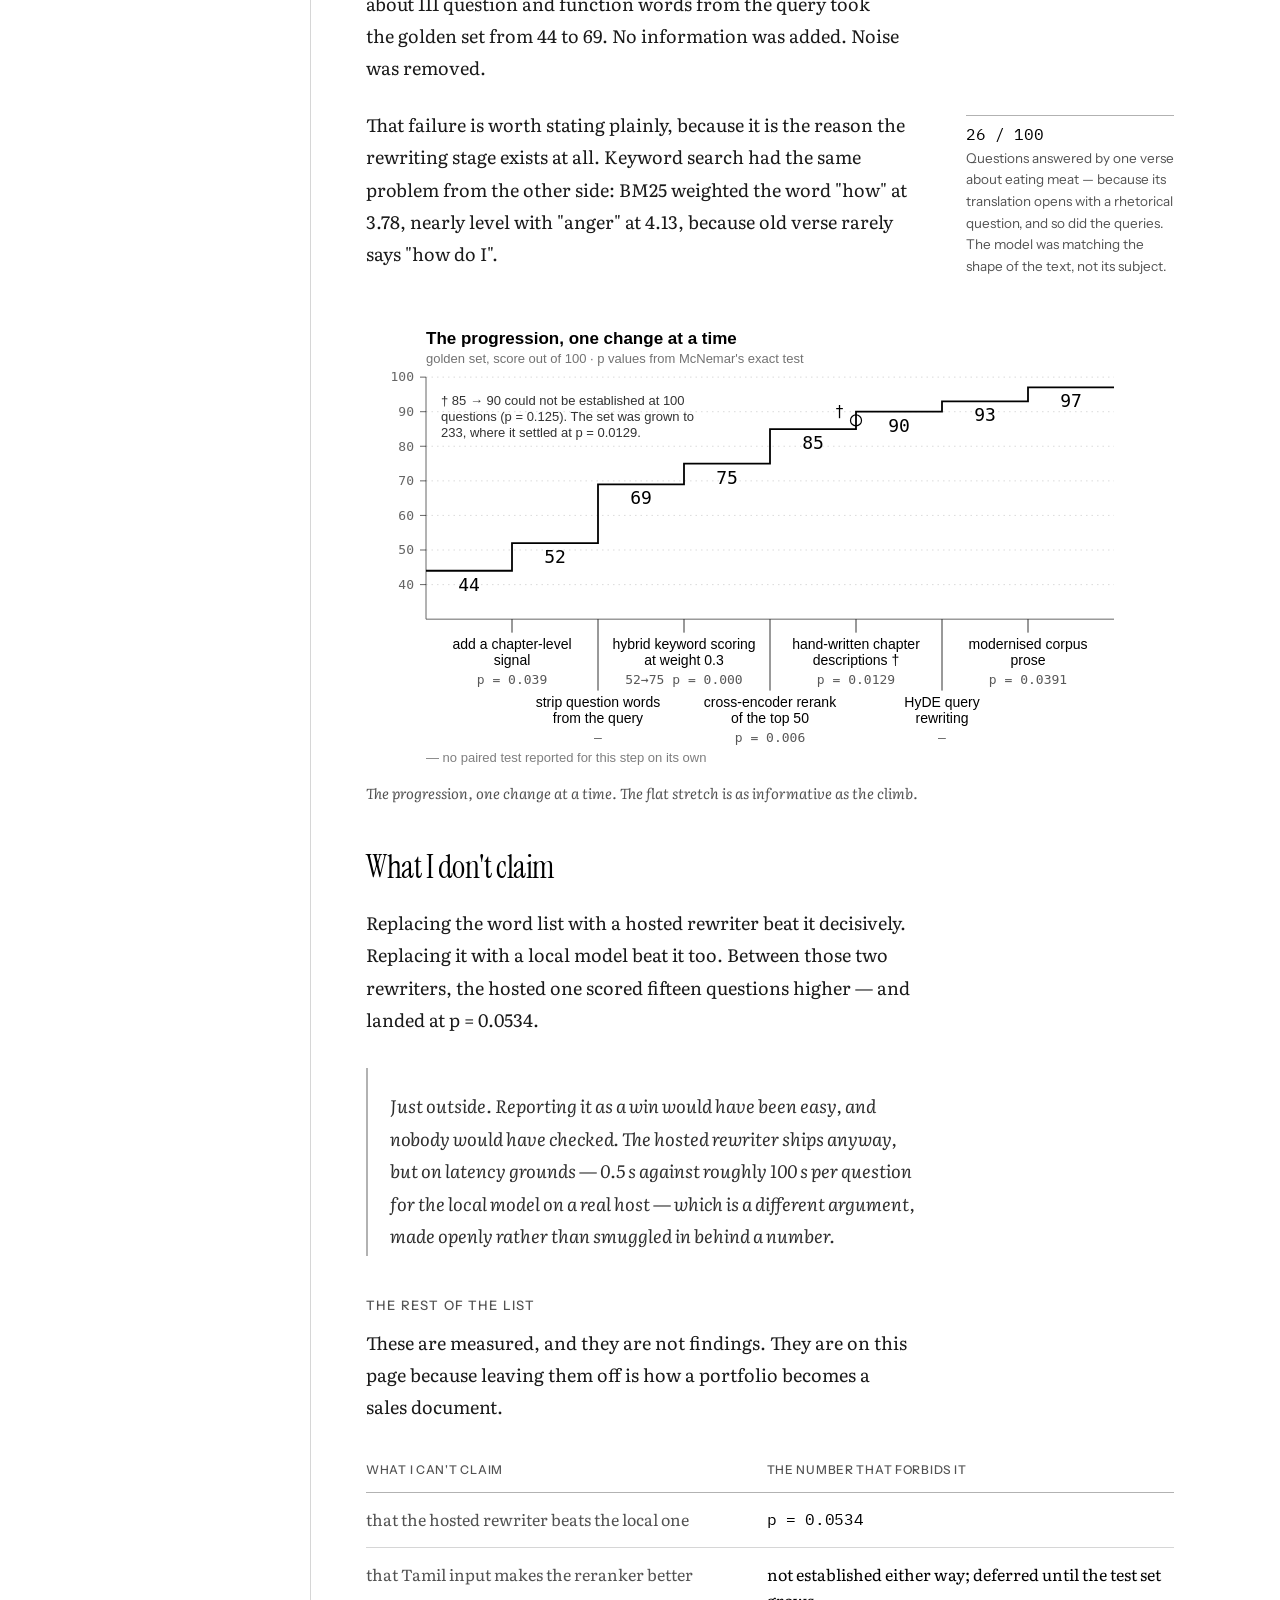
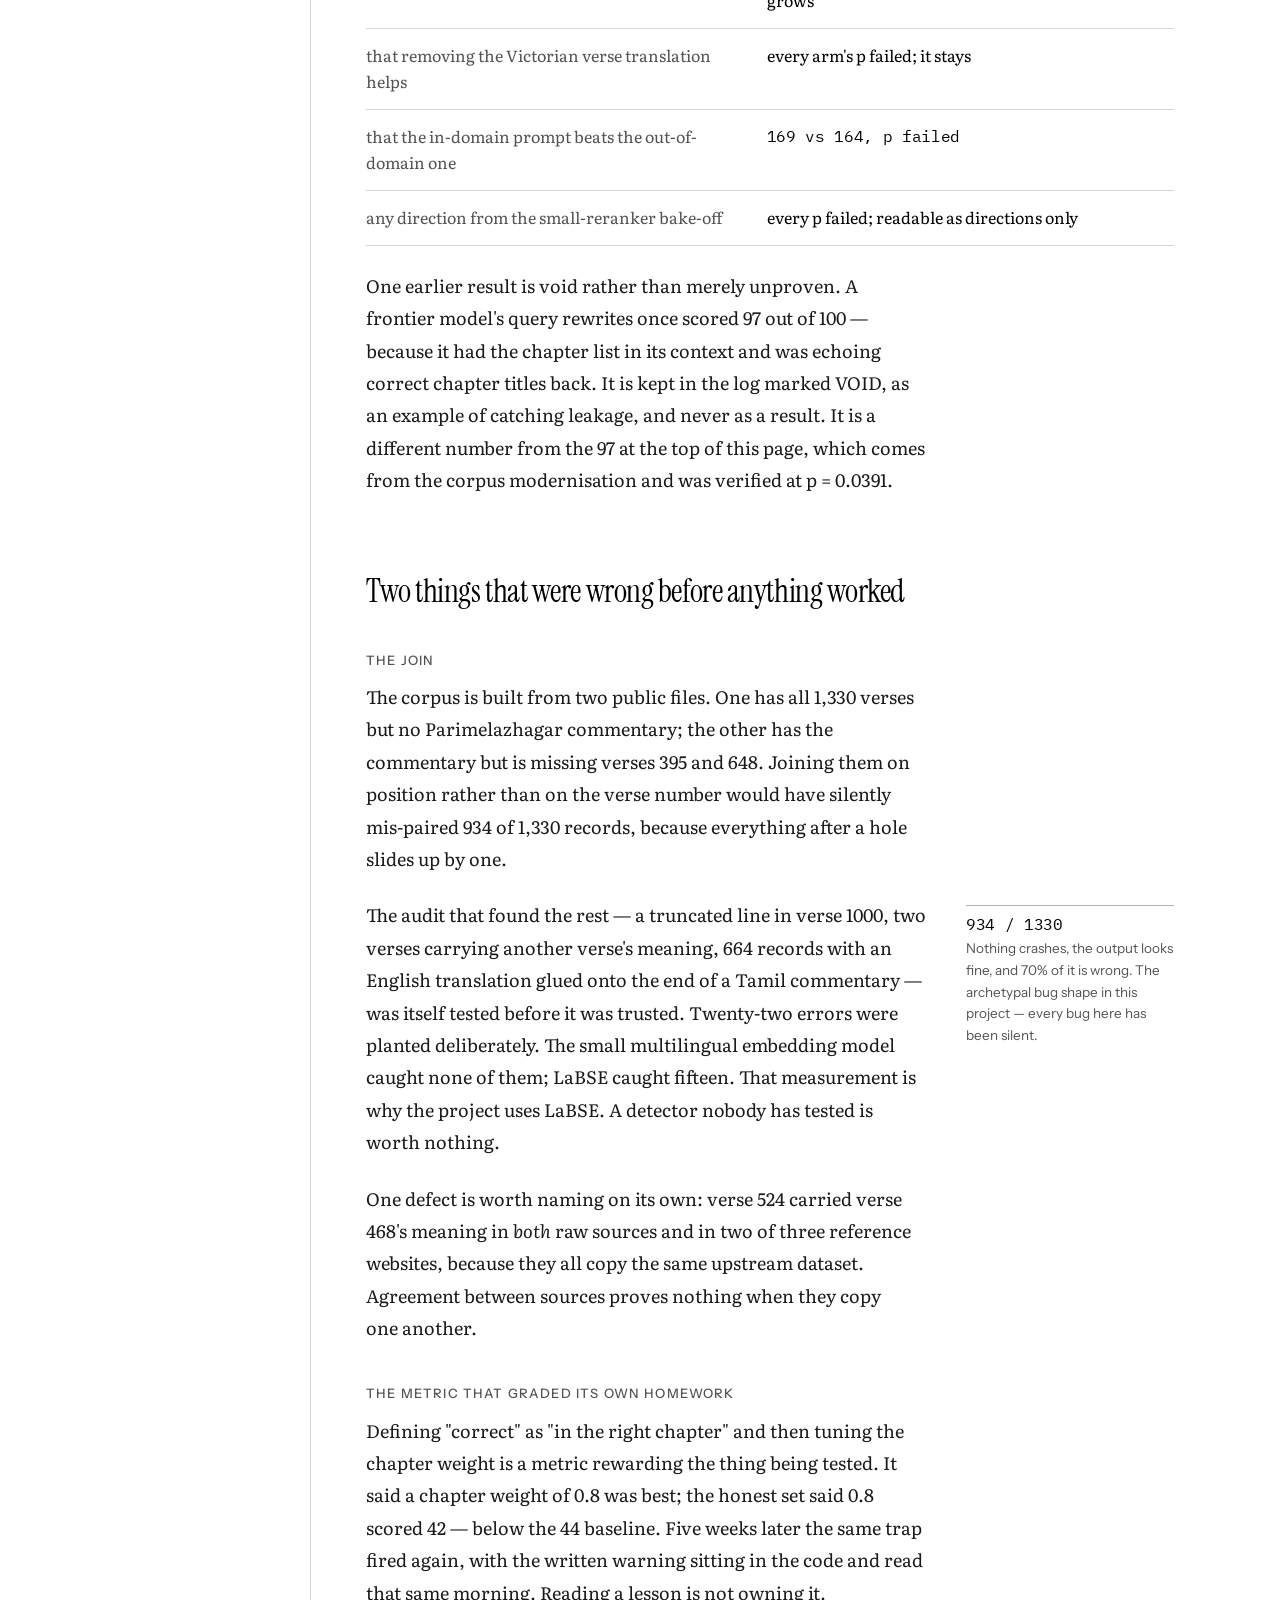
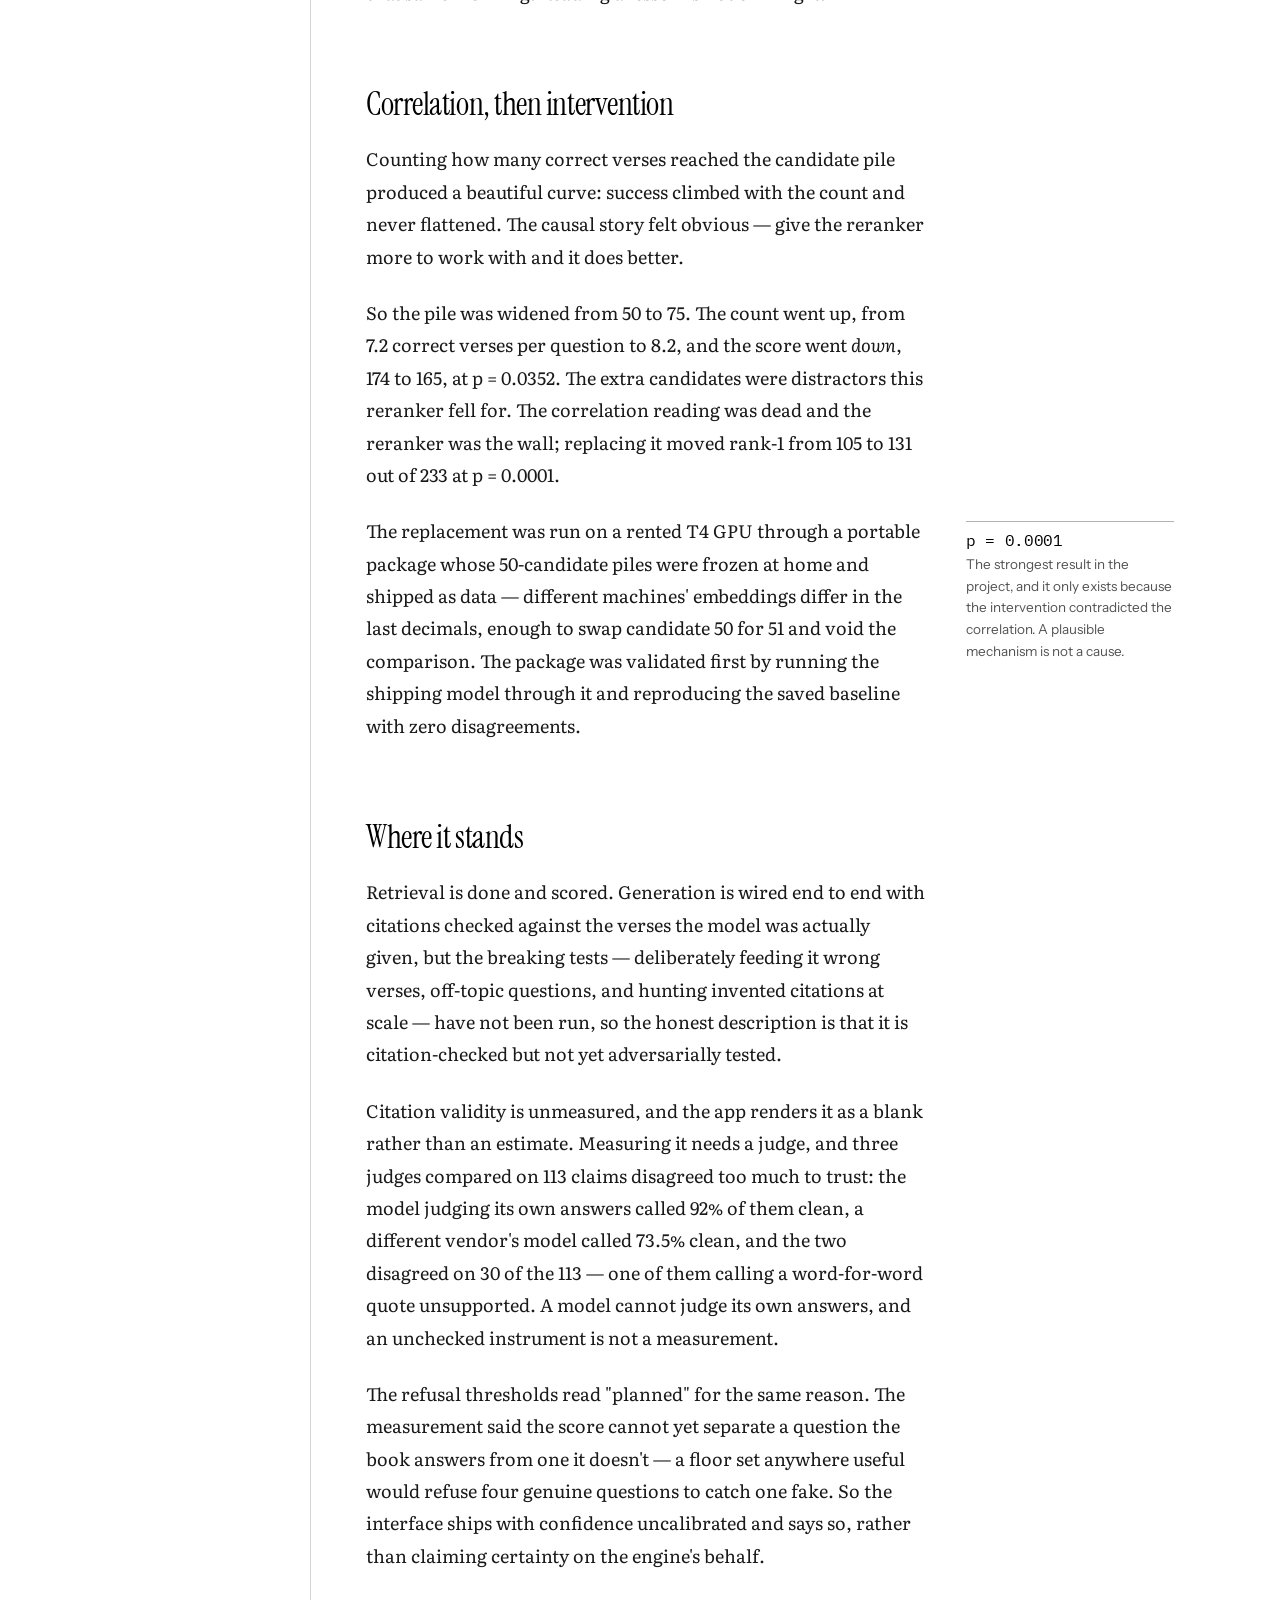
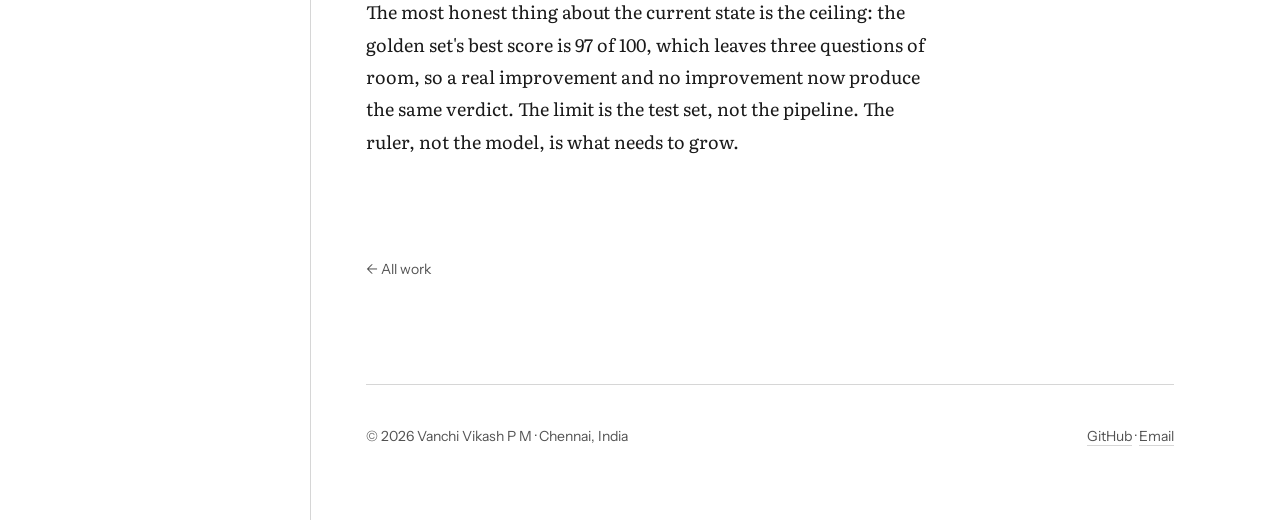
<file: work/kural-rag.html>
<!doctype html>
<html lang="en" data-theme="light">
<head>
<meta charset="utf-8"/>
<meta name="viewport" content="width=device-width,initial-scale=1,viewport-fit=cover"/>
<title>Kural RAG — Vanchi Vikash P M</title>
<link rel="canonical" href="https://vanjivikash.vercel.app/work/kural-rag.html"/>
<meta name="description" content="Cross-lingual retrieval over 1,330 classical Tamil verses. Retrieval went from 44 to 97 out of 100 across six independently measured changes — and here is what I still can't claim."/>
<script>
try {
  var t = localStorage.getItem("ledger.theme");
  if (!t) t = "light";   // new visitors start in light; the lamp is how you go dark
  document.documentElement.dataset.theme = t;
} catch (e) {}
</script>
<meta name="theme-color" content="#ffffff"/>
<link rel="icon" href="/favicon.svg" type="image/svg+xml"/>
<link rel="icon" href="/favicon-32.png" sizes="32x32" type="image/png"/>
<link rel="apple-touch-icon" href="/apple-touch-icon.png"/>
<link rel="manifest" href="/site.webmanifest"/>
<link rel="preconnect" href="https://fonts.googleapis.com">
<link rel="preconnect" href="https://fonts.gstatic.com" crossorigin>
<link href="https://fonts.googleapis.com/css2?family=Instrument+Serif:ital@0;1&family=Literata:ital,opsz,wght@0,7..72,400;0,7..72,500;0,7..72,600;1,7..72,400&family=Instrument+Sans:ital,wght@0,400;0,500;0,600;1,400&family=IBM+Plex+Mono:wght@400;500&display=swap" rel="stylesheet">
<link rel="stylesheet" href="/ledger.css">
</head>
<body>

<a class="skip" href="#main">Skip to content</a>

<div class="shell">

  <aside class="ident">
    <a class="ident__name" href="/">Vanchi Vikash P M</a>
    <p class="ident__role">Applied ML and retrieval.<br>Chennai, India.</p>
    <nav class="ident__nav" aria-label="On this page">
      <a class="ident__back" href="/work/">All work</a>
      <a href="#what">What it does</a>
      <a href="#harness">The harness came first</a>
      <a href="#funnel">The funnel</a>
      <a href="#gains">Every gain measured</a>
      <a href="#declined">What I don't claim</a>
      <a href="#wrong">Two things that were wrong</a>
      <a href="#cause">Correlation, then intervention</a>
      <a href="#stands">Where it stands</a>
    </nav>
    <p class="ident__label">Elsewhere</p>
    <div class="ident__links">
      <a href="/work/">All work</a>
      <a href="/about.html">About</a>
      <a href="/resume.html">Résumé</a>
      <a href="mailto:vikashvanchi@gmail.com">Email</a>
      <button class="lamp" type="button" data-theme-toggle aria-pressed="false" title="Switch theme">
        <svg class="lamp__bulb" viewBox="0 0 40 46" width="34" height="39" aria-hidden="true" focusable="false">
          <g class="lamp__rays">
            <line x1="20" y1="41.5" x2="20" y2="45"/>
            <line x1="30.6" y1="36.4" x2="33.2" y2="39"/>
            <line x1="9.4" y1="36.4" x2="6.8" y2="39"/>
            <line x1="34" y1="27" x2="37.6" y2="27"/>
            <line x1="6" y1="27" x2="2.4" y2="27"/>
          </g>
          <path class="lamp__cap" d="M15.5 3.2h9v7.3h-9z"/>
          <line class="lamp__thread" x1="15.5" y1="5.9" x2="24.5" y2="5.9"/>
          <line class="lamp__thread" x1="15.5" y1="8.4" x2="24.5" y2="8.4"/>
          <path class="lamp__neck" d="M16.4 10.5 16 16M23.6 10.5 24 16"/>
          <circle class="lamp__glass" cx="20" cy="27" r="11.4"/>
          <path class="lamp__filament" d="M15.6 29.4q2.2-6 4.4 0t4.4 0"/>
        </svg>
      </button>
    </div>
  </aside>

  <main class="sheet" id="main">

    <div class="page-head">
      <p class="page-head__kicker">Case study · 2026 · solo</p>
      <h1>Kural RAG</h1>
      <p class="page-head__sub">Cross-lingual retrieval over classical Tamil</p>

      <div class="scoreboard">
        <div>
          <div class="score__value">97<span class="unit">/100</span></div>
          <div class="score__label">Retrieval accuracy on the hand-built golden set, up from a 44/100 baseline</div>
        </div>
        <div>
          <div class="score__value">78<span class="unit">% / </span>56<span class="unit">%</span></div>
          <div class="score__label">A correct verse in the five shown / the first verse shown is correct</div>
        </div>
        <div>
          <div class="score__value">233</div>
          <div class="score__label">Questions hand-labelled before any of the retrieval code was written</div>
        </div>
        <div>
          <div class="score__value">₹0.005</div>
          <div class="score__label">Per query, question rewriting and written answer together</div>
        </div>
      </div>
    </div>

    <section class="section" id="what">
      <div class="column">
        <p class="lede dropcap">A visitor types a life question in English, Tamil, or Thanglish. The system finds the genuinely relevant verses among all 1,330 of the Thirukkural — even when the question shares no words with the text, and even across languages — and writes a short answer using only those verses, where every claim carries the number of the verse it rests on.</p>

        <aside class="note">
          <span class="note__value">1,330</span>
          <p>Two-line couplets on ethics, governance and love, written around two thousand years ago. Rigidly structured: 133 chapters of exactly ten verses each.</p>
        </aside>

        <p>Each retrieved verse is shown with its Tamil original, transliteration, English translations, three modern Tamil prose readings and two classical commentaries. A citation the model invents — a verse number it was never given — is dropped before display and written to the log, because a citation that leads nowhere is a lie the reader can click.</p>

        <p>The repository's own opening line is that it is a classroom, not a delivery project: the working product is a side effect, and the actual deliverable is understanding every line in it. That framing is why this page can be this specific.</p>
      </div>

      <figure class="wide">
        <img src="/assets/kural-landing.png" width="1124" height="720" loading="lazy" decoding="async"
             alt="The Kural RAG entry screen: the heading &quot;Ask the திருக்குறள் a question&quot;, a question typed in Thanglish reading &quot;epdi nalla thoongurathu&quot;, and the corpus structure below it — 3 sections, 13 subsections, 133 chapters of ten verses each, 1,330 couplets."/>
        <figcaption>The front door. The structure of the book is stated before anything is searched, because the chapter is the unit the retriever reasons about.</figcaption>
      </figure>

      <figure class="wide">
        <img src="/assets/kural-answer-view.png" width="1124" height="744" loading="lazy" decoding="async"
             alt="The answer view. A Thanglish question is answered in a short paragraph where every clause carries a numbered verse citation — 1230, 1218, 1213, 1216, 1224 — above a line reading &quot;grounded in 5 of 1330 kurals, sarvam-105b, 5 citations checked&quot;. Below it the first retrieved verse, 1213, is shown in Tamil with transliteration and English translation."/>
        <figcaption>What a visitor sees. The engine that produced each score is named on the card; nothing on this screen is estimated.</figcaption>
      </figure>

      <div class="column">
        <h2 id="harness">The harness came first</h2>

        <p>Before any retrieval code existed there were 233 questions with hand-checked answer keys, in two sets that disagree with each other on purpose.</p>

        <p>The honest set is 100 questions, and its answer key is not just "the chapter this question belongs to". It also carries 200 hand-checked verses from <em>other</em> chapters that genuinely answer the question — each one proposed by a keyword sweep, then read and judged.</p>

        <aside class="note">
          <p><strong>The worked example.</strong> Verse 35 — "Four ills eschew: lust, anger, envy, evil-speech" — genuinely answers a question about anger, but lives in chapter 4, not the anger chapter 31. Without the hand-checked extras the scorecard would have punished a retriever for being right.</p>
        </aside>

        <p>The second set is 133 questions, one per chapter, in deliberately awkward real-world phrasings — "my classmate got the promotion and I feel bitter". It is stricter in absolute terms and biased toward chapter-matching methods by construction, which is exactly why results get split by set before they get believed.</p>

        <h2 id="funnel">The funnel — the two numbers that must travel together</h2>

        <p>For most of the project only the top-5 number was quoted. It flatters. Here is the whole funnel, and from here on both numbers travel together:</p>
      </div>

      <figure class="wide">
        <img class="diagram" src="/assets/kural-funnel.svg" width="1616" height="808" loading="lazy" decoding="async"
             alt="The retrieval funnel narrowing across three stages. The corpus is 1,330 verses. Stage one — embeddings, keywords and a chapter signal, scoring all 1,330 exactly — leaves 50 candidates, and a correct verse is still present for 92% of questions, 214 of 233. A cross-encoder reading question and verse as a pair keeps five, where a correct verse is present for 78%, 182 of 233. The same reranker orders those five, and the first result is correct for 56%, 131 of 233. A bracket to the right marks where it is lost: 22%, 51 of 233, are in the five but not first."/>
        <figcaption>The most informative object on this page: where the correct verse survives, and where it is lost.</figcaption>
      </figure>

      <div class="column">
        <div class="table-wrap wide">
          <table>
            <thead>
              <tr><th>stage</th><th>what survives</th><th>correct verse present</th></tr>
            </thead>
            <tbody>
              <tr><td class="rowhead">stage one — embeddings, keywords, chapter signal</td><td>50 candidates</td><td class="num">214 / 233 · 92%</td></tr>
              <tr><td class="rowhead">reranker keeps five</td><td>5 shown</td><td class="num">182 / 233 · 78%</td></tr>
              <tr><td class="rowhead">reranker orders them</td><td>the first result</td><td class="num">131 / 233 · 56%</td></tr>
            </tbody>
          </table>
        </div>

        <p>In roughly 22% of questions the right verse is in the five but not first. That gap is reranker quality, and closing part of it — rank-1 from 45% to 56% — was the single strongest result of the project. Quoting only 78% would misrepresent what a person actually experiences on the page.</p>

        <h2>How a question becomes an answer</h2>

        <p>Four stages. Every constant in them was set by a measurement, not a default.</p>
      </div>

      <figure class="wide">
        <img class="diagram" src="/assets/kural-pipeline.svg" width="1616" height="1212" loading="lazy" decoding="async"
             alt="The query pipeline as a flow chart. A question as typed reaches a decision: is it Tamil script? The yes branch, drawn heavier and labelled the Tamil branch, goes to &quot;searched as typed — rewrite skipped, the UI says so&quot;. The no branch goes to a HyDE rewrite by Sarvam-105B taking about half a second. Both rejoin at stage one, which scores all 1,330 verses exactly at 0.7 times meaning plus 0.3 times keyword, where meaning is 0.5 verse plus 0.5 chapter. That yields the top 50 candidates, which a bge-reranker-v2-m3 cross-encoder reranks by reading question and verse together, leaving the top 5 shown. The answer is written from those five only, with every citation checked against them."/>
        <figcaption>Both ends move toward each other: HyDE moves the question toward the book's vocabulary, and modernised prose moves the book toward the question's.</figcaption>
      </figure>

      <div class="column">
        <h2 id="gains">Every gain measured on its own</h2>

        <p>One change at a time, each verified with McNemar's exact test — the paired test that looks only at the questions two methods disagree on, because if the methods were equally good each disagreement is a fair coin flip. Below 0.05 the project says the effect is real; otherwise it is not established and the change does not ship.</p>

        <aside class="note">
          <p>Computed by hand once, to check the harness: a 9-vs-1 split in 10 disagreements gives 22 lopsided outcomes of 1,024, so p = 0.0215 — reproducing the number the harness had printed that morning.</p>
        </aside>

        <div class="table-wrap wide">
          <table>
            <thead>
              <tr><th>method</th><th>hits / 100</th><th>median rank of first correct</th></tr>
            </thead>
            <tbody>
              <tr><td class="rowhead">plain embedding search — baseline</td><td class="num">44</td><td class="num">7</td></tr>
              <tr><td class="rowhead">blend in a chapter-level signal</td><td class="num">52</td><td class="num">4</td></tr>
              <tr><td class="rowhead">+ strip question words from the query</td><td class="num">69</td><td class="num">2</td></tr>
              <tr><td class="rowhead">+ hybrid keyword scoring at weight 0.3</td><td class="num">75</td><td class="num">1</td></tr>
              <tr><td class="rowhead">+ cross-encoder rerank of the top 50</td><td class="num">85</td><td class="num">1</td></tr>
              <tr><td class="rowhead">+ hand-written chapter descriptions</td><td class="num">90</td><td class="num">1</td></tr>
              <tr><td class="rowhead">+ HyDE query rewriting</td><td class="num">93</td><td class="num">1</td></tr>
              <tr><td class="rowhead">+ modernised corpus prose</td><td class="num">97</td><td class="num">1</td></tr>
            </tbody>
          </table>
        </div>

        <p>The chain, with its p values: 44→52 at p = 0.039 · 52→75 at p = 0.000 · 75→85 at p = 0.006 · 44→85 at p = 0.000. The 85→90 step could not be established at 100 questions (p = 0.125) and needed the set grown to 233 to settle at p = 0.0129 — the first properly powered experiment here, run after a power calculation said about 200 questions would decide it.</p>

        <p>The largest single gain in the whole project was free: deleting about 111 question and function words from the query took the golden set from 44 to 69. No information was added. Noise was removed.</p>

        <aside class="note">
          <span class="note__value">26 / 100</span>
          <p>Questions answered by one verse about eating meat — because its translation opens with a rhetorical question, and so did the queries. The model was matching the shape of the text, not its subject.</p>
        </aside>

        <p>That failure is worth stating plainly, because it is the reason the rewriting stage exists at all. Keyword search had the same problem from the other side: BM25 weighted the word "how" at 3.78, nearly level with "anger" at 4.13, because old verse rarely says "how do I".</p>
      </div>

      <figure class="wide">
        <img class="diagram" src="/assets/kural-progression.svg" width="1616" height="909" loading="lazy" decoding="async"
             alt="A step chart of the golden-set score, out of 100, rising across eight measured states: 44, 52, 69, 75, 85, 90, 93, 97. Each step is labelled with what changed and its p value from McNemar's exact test — a chapter-level signal at p = 0.039; stripping question words from the query, with no paired test reported on its own; hybrid keyword scoring at weight 0.3, where 52 to 75 gives p = 0.000; a cross-encoder rerank of the top 50 at p = 0.006; hand-written chapter descriptions at p = 0.0129; HyDE query rewriting, again with no separate test; and modernised corpus prose at p = 0.0391. The 85 to 90 step is ringed and footnoted: it could not be established at 100 questions, where p = 0.125, so the set was grown to 233, where it settled at p = 0.0129."/>
        <figcaption>The progression, one change at a time. The flat stretch is as informative as the climb.</figcaption>
      </figure>

      <div class="column">
        <h2 id="declined">What I don't claim</h2>

        <p>Replacing the word list with a hosted rewriter beat it decisively. Replacing it with a local model beat it too. Between those two rewriters, the hosted one scored fifteen questions higher — and landed at p = 0.0534.</p>

        <div class="aside">
          <p>Just outside. Reporting it as a win would have been easy, and nobody would have checked. The hosted rewriter ships anyway, but on latency grounds — 0.5 s against roughly 100 s per question for the local model on a real host — which is a different argument, made openly rather than smuggled in behind a number.</p>
        </div>

        <h3>The rest of the list</h3>

        <p>These are measured, and they are not findings. They are on this page because leaving them off is how a portfolio becomes a sales document.</p>

        <div class="table-wrap wide">
          <table>
            <thead>
              <tr><th>what I can't claim</th><th>the number that forbids it</th></tr>
            </thead>
            <tbody>
              <tr><td class="rowhead">that the hosted rewriter beats the local one</td><td class="num">p = 0.0534</td></tr>
              <tr><td class="rowhead">that Tamil input makes the reranker better</td><td>not established either way; deferred until the test set grows</td></tr>
              <tr><td class="rowhead">that removing the Victorian verse translation helps</td><td>every arm's p failed; it stays</td></tr>
              <tr><td class="rowhead">that the in-domain prompt beats the out-of-domain one</td><td class="num">169 vs 164, p failed</td></tr>
              <tr><td class="rowhead">any direction from the small-reranker bake-off</td><td>every p failed; readable as directions only</td></tr>
            </tbody>
          </table>
        </div>

        <p>One earlier result is void rather than merely unproven. A frontier model's query rewrites once scored 97 out of 100 — because it had the chapter list in its context and was echoing correct chapter titles back. It is kept in the log marked VOID, as an example of catching leakage, and never as a result. It is a different number from the 97 at the top of this page, which comes from the corpus modernisation and was verified at p = 0.0391.</p>

        <h2 id="wrong">Two things that were wrong before anything worked</h2>

        <h3>The join</h3>

        <p>The corpus is built from two public files. One has all 1,330 verses but no Parimelazhagar commentary; the other has the commentary but is missing verses 395 and 648. Joining them on position rather than on the verse number would have silently mis-paired 934 of 1,330 records, because everything after a hole slides up by one.</p>

        <aside class="note">
          <span class="note__value">934 / 1330</span>
          <p>Nothing crashes, the output looks fine, and 70% of it is wrong. The archetypal bug shape in this project — every bug here has been silent.</p>
        </aside>

        <p>The audit that found the rest — a truncated line in verse 1000, two verses carrying another verse's meaning, 664 records with an English translation glued onto the end of a Tamil commentary — was itself tested before it was trusted. Twenty-two errors were planted deliberately. The small multilingual embedding model caught none of them; LaBSE caught fifteen. That measurement is why the project uses LaBSE. A detector nobody has tested is worth nothing.</p>

        <p>One defect is worth naming on its own: verse 524 carried verse 468's meaning in <em>both</em> raw sources and in two of three reference websites, because they all copy the same upstream dataset. Agreement between sources proves nothing when they copy one another.</p>

        <h3>The metric that graded its own homework</h3>

        <p>Defining "correct" as "in the right chapter" and then tuning the chapter weight is a metric rewarding the thing being tested. It said a chapter weight of 0.8 was best; the honest set said 0.8 scored 42 — below the 44 baseline. Five weeks later the same trap fired again, with the written warning sitting in the code and read that same morning. Reading a lesson is not owning it.</p>

        <h2 id="cause">Correlation, then intervention</h2>

        <p>Counting how many correct verses reached the candidate pile produced a beautiful curve: success climbed with the count and never flattened. The causal story felt obvious — give the reranker more to work with and it does better.</p>

        <p>So the pile was widened from 50 to 75. The count went up, from 7.2 correct verses per question to 8.2, and the score went <em>down</em>, 174 to 165, at p = 0.0352. The extra candidates were distractors this reranker fell for. The correlation reading was dead and the reranker was the wall; replacing it moved rank-1 from 105 to 131 out of 233 at p = 0.0001.</p>

        <aside class="note">
          <span class="note__value">p = 0.0001</span>
          <p>The strongest result in the project, and it only exists because the intervention contradicted the correlation. A plausible mechanism is not a cause.</p>
        </aside>

        <p>The replacement was run on a rented T4 GPU through a portable package whose 50-candidate piles were frozen at home and shipped as data — different machines' embeddings differ in the last decimals, enough to swap candidate 50 for 51 and void the comparison. The package was validated first by running the shipping model through it and reproducing the saved baseline with zero disagreements.</p>

        <h2 id="stands">Where it stands</h2>

        <p>Retrieval is done and scored. Generation is wired end to end with citations checked against the verses the model was actually given, but the breaking tests — deliberately feeding it wrong verses, off-topic questions, and hunting invented citations at scale — have not been run, so the honest description is that it is citation-checked but not yet adversarially tested.</p>

        <p>Citation validity is unmeasured, and the app renders it as a blank rather than an estimate. Measuring it needs a judge, and three judges compared on 113 claims disagreed too much to trust: the model judging its own answers called 92% of them clean, a different vendor's model called 73.5% clean, and the two disagreed on 30 of the 113 — one of them calling a word-for-word quote unsupported. A model cannot judge its own answers, and an unchecked instrument is not a measurement.</p>

        <p>The refusal thresholds read "planned" for the same reason. The measurement said the score cannot yet separate a question the book answers from one it doesn't — a floor set anywhere useful would refuse four genuine questions to catch one fake. So the interface ships with confidence uncalibrated and says so, rather than claiming certainty on the engine's behalf.</p>

        <p>The most honest thing about the current state is the ceiling: the golden set's best score is 97 of 100, which leaves three questions of room, so a real improvement and no improvement now produce the same verdict. The limit is the test set, not the pipeline. The ruler, not the model, is what needs to grow.</p>

        <a class="backlink" href="/work/">← All work</a>
      </div>
    </section>

    <footer class="colophon">
      <span>© 2026 Vanchi Vikash P M · Chennai, India</span>
      <span>
        <a href="https://github.com/vanji-creator" target="_blank" rel="noopener">GitHub</a> ·
        <a href="mailto:vikashvanchi@gmail.com">Email</a>
      </span>
    </footer>

  </main>
</div>

<script src="/ledger.js" defer></script>
</body>
</html>
</file>
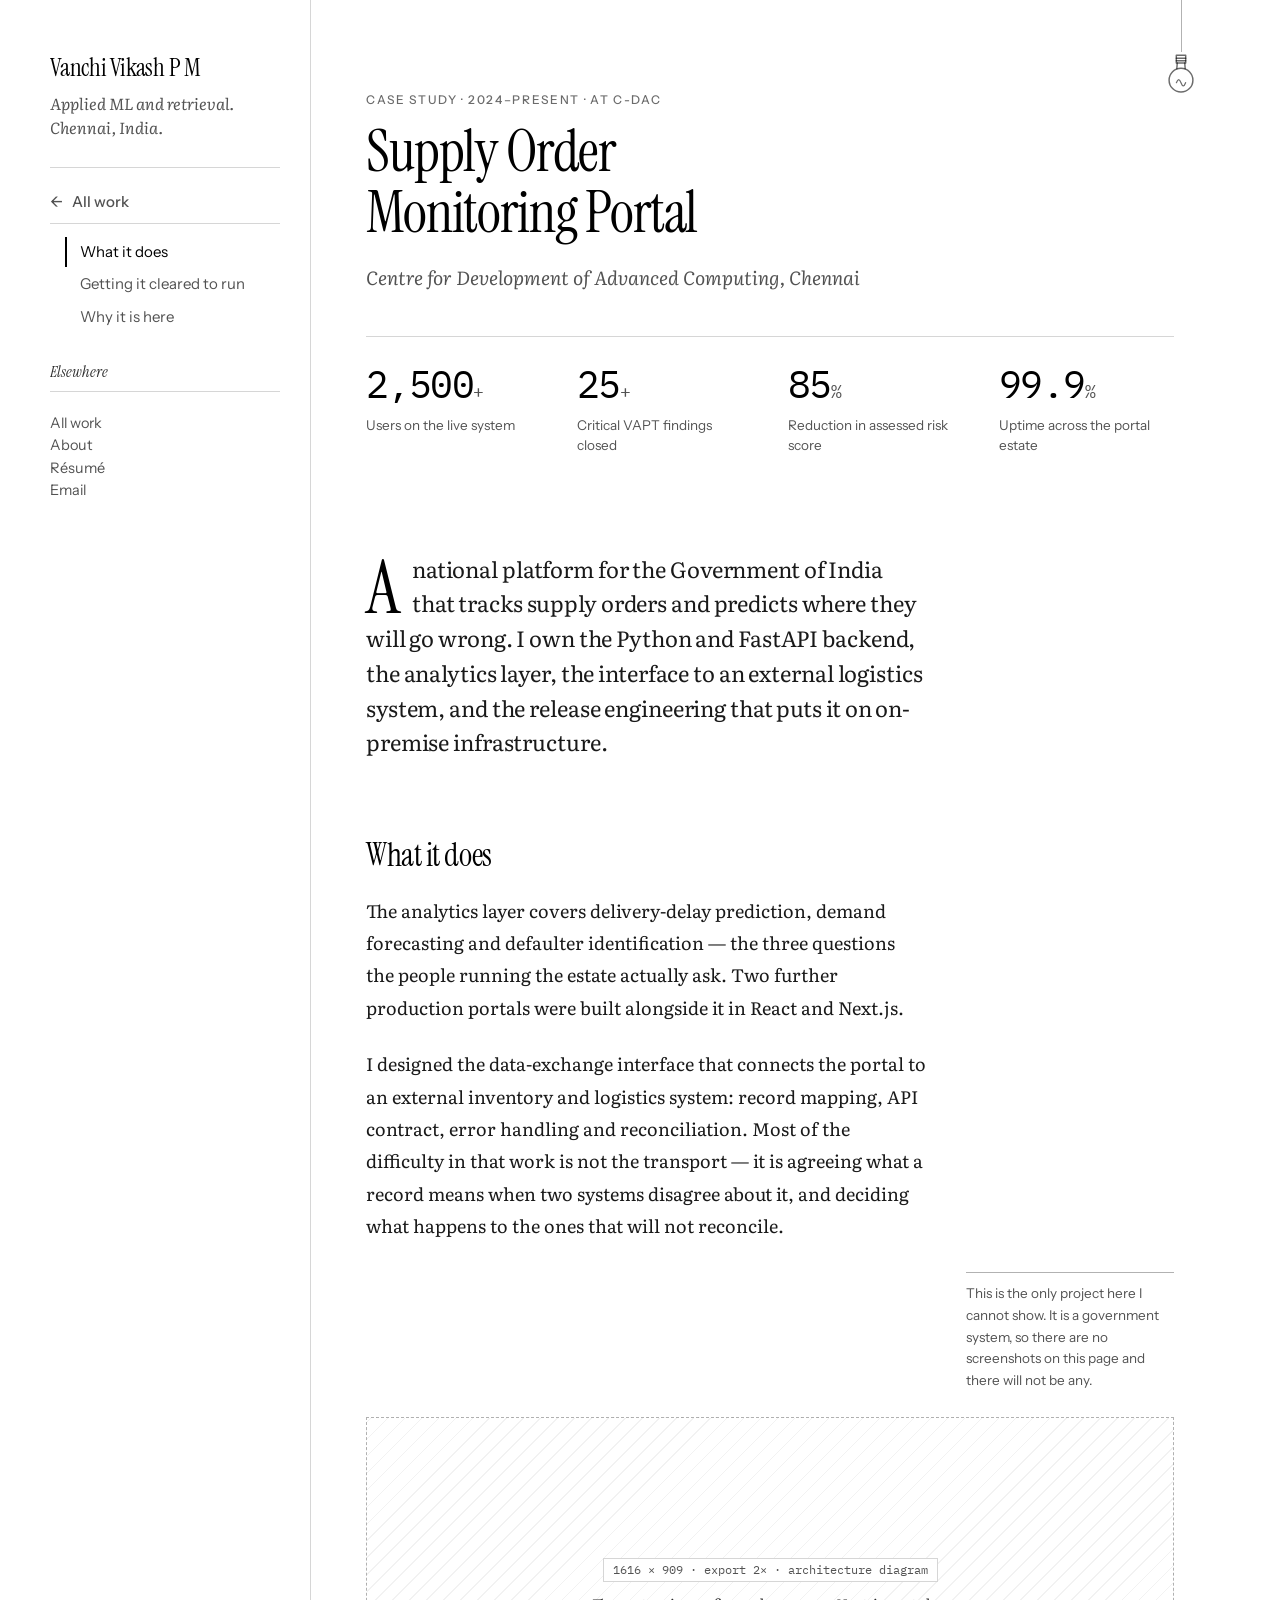
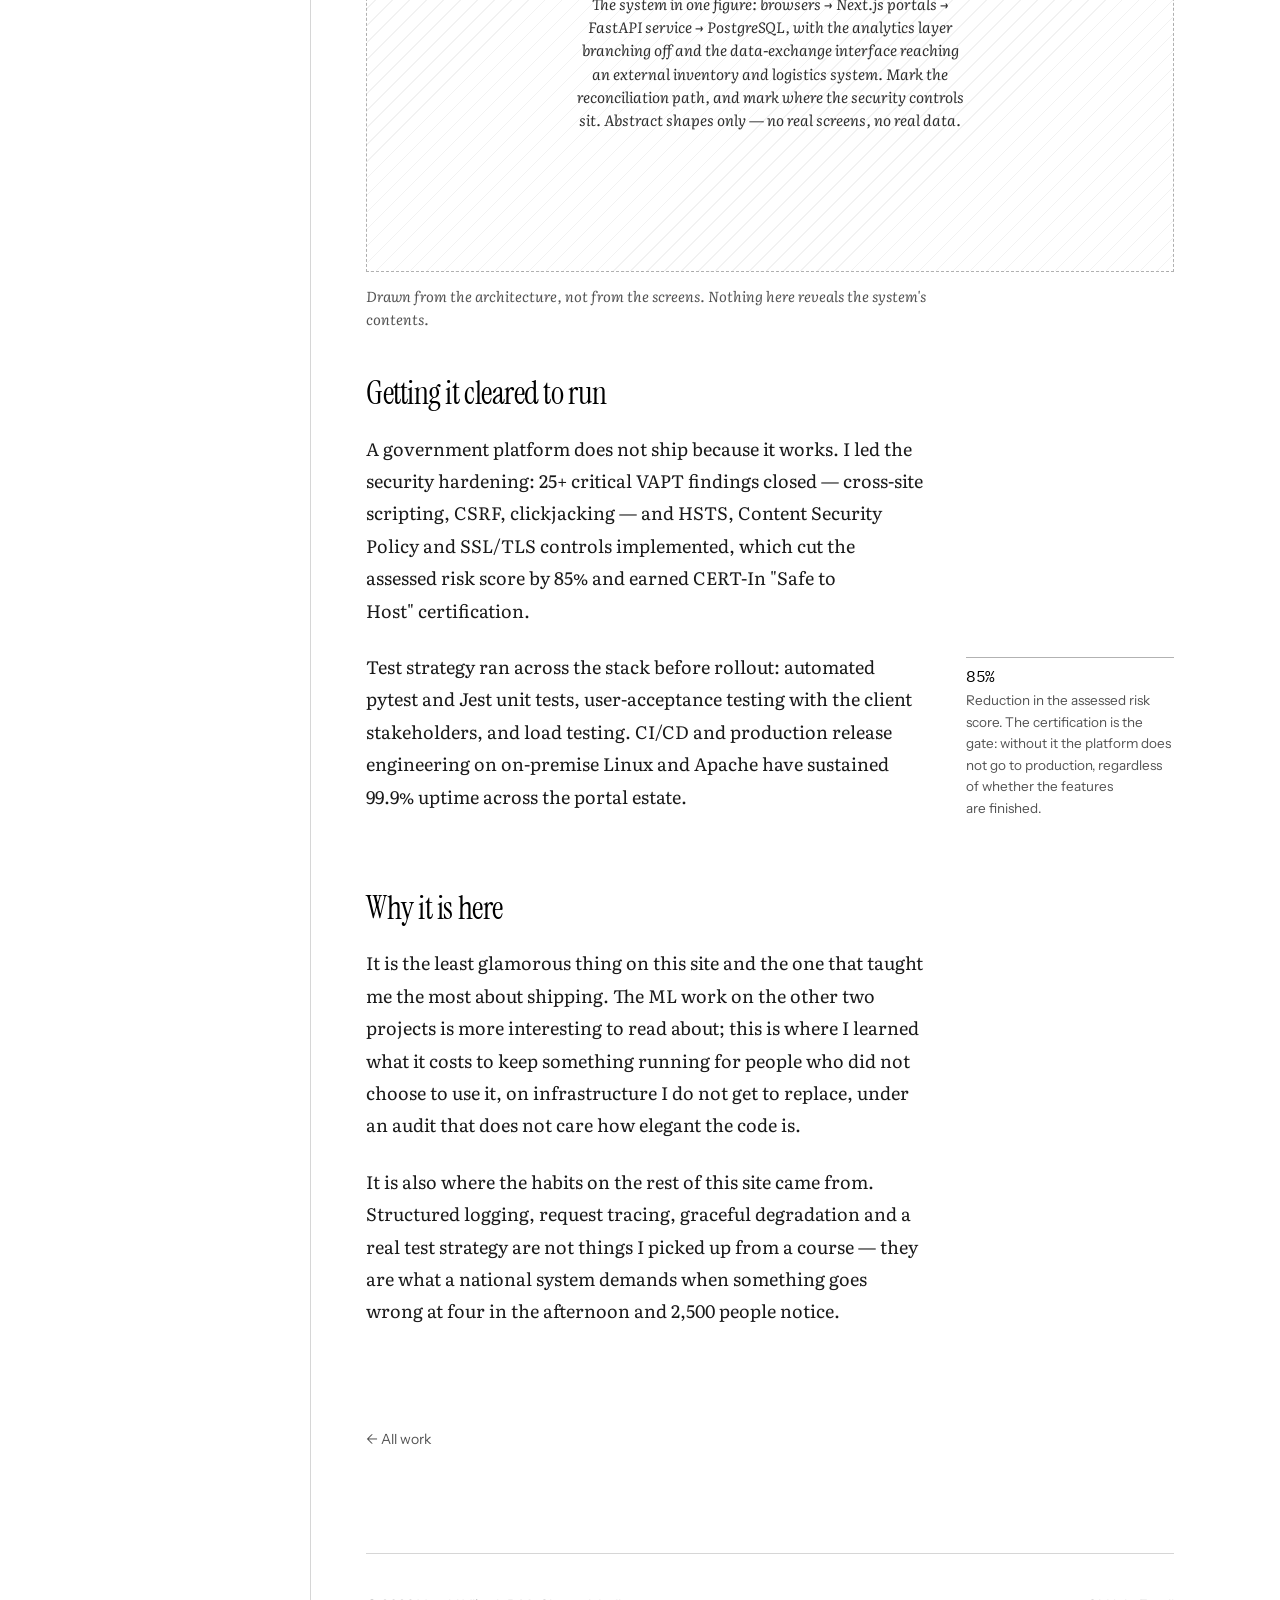
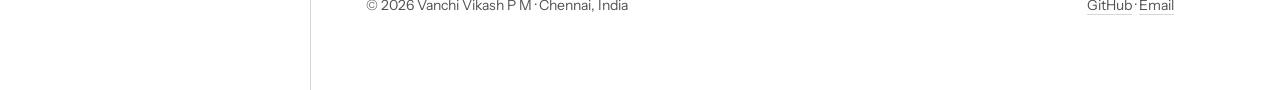
<file: work/somp.html>
<!doctype html>
<html lang="en" data-theme="light">
<head>
<meta charset="utf-8"/>
<meta name="viewport" content="width=device-width,initial-scale=1,viewport-fit=cover"/>
<title>Supply Order Monitoring Portal — Vanchi Vikash P M</title>
<link rel="canonical" href="https://vanjivikash.vercel.app/work/somp.html"/>
<meta name="description" content="A national platform at C-DAC Chennai serving 2,500+ users: FastAPI backend, analytics layer, external logistics integration, security hardening and release engineering."/>
<script>
try {
  var t = localStorage.getItem("ledger.theme");
  if (!t) t = "light";   // new visitors start in light; the lamp is how you go dark
  document.documentElement.dataset.theme = t;
} catch (e) {}
</script>
<meta name="theme-color" content="#ffffff"/>
<link rel="icon" href="/favicon.svg" type="image/svg+xml"/>
<link rel="icon" href="/favicon-32.png" sizes="32x32" type="image/png"/>
<link rel="apple-touch-icon" href="/apple-touch-icon.png"/>
<link rel="manifest" href="/site.webmanifest"/>
<link rel="preconnect" href="https://fonts.googleapis.com">
<link rel="preconnect" href="https://fonts.gstatic.com" crossorigin>
<link href="https://fonts.googleapis.com/css2?family=Instrument+Serif:ital@0;1&family=Literata:ital,opsz,wght@0,7..72,400;0,7..72,500;0,7..72,600;1,7..72,400&family=Instrument+Sans:ital,wght@0,400;0,500;0,600;1,400&family=IBM+Plex+Mono:wght@400;500&display=swap" rel="stylesheet">
<link rel="stylesheet" href="/ledger.css">
</head>
<body>

<a class="skip" href="#main">Skip to content</a>

<div class="shell">

  <aside class="ident">
    <a class="ident__name" href="/">Vanchi Vikash P M</a>
    <p class="ident__role">Applied ML and retrieval.<br>Chennai, India.</p>
    <nav class="ident__nav" aria-label="On this page">
      <a class="ident__back" href="/work/">All work</a>
      <a href="#does">What it does</a>
      <a href="#cleared">Getting it cleared to run</a>
      <a href="#why">Why it is here</a>
    </nav>
    <p class="ident__label">Elsewhere</p>
    <div class="ident__links">
      <a href="/work/">All work</a>
      <a href="/about.html">About</a>
      <a href="/resume.html">Résumé</a>
      <a href="mailto:vikashvanchi@gmail.com">Email</a>
      <button class="lamp" type="button" data-theme-toggle aria-pressed="false" title="Switch theme">
        <svg class="lamp__bulb" viewBox="0 0 40 46" width="34" height="39" aria-hidden="true" focusable="false">
          <g class="lamp__rays">
            <line x1="20" y1="41.5" x2="20" y2="45"/>
            <line x1="30.6" y1="36.4" x2="33.2" y2="39"/>
            <line x1="9.4" y1="36.4" x2="6.8" y2="39"/>
            <line x1="34" y1="27" x2="37.6" y2="27"/>
            <line x1="6" y1="27" x2="2.4" y2="27"/>
          </g>
          <path class="lamp__cap" d="M15.5 3.2h9v7.3h-9z"/>
          <line class="lamp__thread" x1="15.5" y1="5.9" x2="24.5" y2="5.9"/>
          <line class="lamp__thread" x1="15.5" y1="8.4" x2="24.5" y2="8.4"/>
          <path class="lamp__neck" d="M16.4 10.5 16 16M23.6 10.5 24 16"/>
          <circle class="lamp__glass" cx="20" cy="27" r="11.4"/>
          <path class="lamp__filament" d="M15.6 29.4q2.2-6 4.4 0t4.4 0"/>
        </svg>
      </button>
    </div>
  </aside>

  <main class="sheet" id="main">

    <div class="page-head">
      <p class="page-head__kicker">Case study · 2024–present · at C-DAC</p>
      <h1>Supply Order Monitoring Portal</h1>
      <p class="page-head__sub">Centre for Development of Advanced Computing, Chennai</p>

      <div class="scoreboard">
        <div>
          <div class="score__value">2,500<span class="unit">+</span></div>
          <div class="score__label">Users on the live system</div>
        </div>
        <div>
          <div class="score__value">25<span class="unit">+</span></div>
          <div class="score__label">Critical VAPT findings closed</div>
        </div>
        <div>
          <div class="score__value">85<span class="unit">%</span></div>
          <div class="score__label">Reduction in assessed risk score</div>
        </div>
        <div>
          <div class="score__value">99.9<span class="unit">%</span></div>
          <div class="score__label">Uptime across the portal estate</div>
        </div>
      </div>
    </div>

    <section class="section">
      <div class="column">
        <p class="lede dropcap">A national platform for the Government of India that tracks supply orders and predicts where they will go wrong. I own the Python and FastAPI backend, the analytics layer, the interface to an external logistics system, and the release engineering that puts it on on-premise infrastructure.</p>

        <h2 id="does">What it does</h2>

        <p>The analytics layer covers delivery-delay prediction, demand forecasting and defaulter identification — the three questions the people running the estate actually ask. Two further production portals were built alongside it in React and Next.js.</p>

        <p>I designed the data-exchange interface that connects the portal to an external inventory and logistics system: record mapping, API contract, error handling and reconciliation. Most of the difficulty in that work is not the transport — it is agreeing what a record means when two systems disagree about it, and deciding what happens to the ones that will not reconcile.</p>

        <aside class="note">
          <p>This is the only project here I cannot show. It is a government system, so there are no screenshots on this page and there will not be any.</p>
        </aside>
      </div>

      <figure class="wide">
        <div class="ph__box" style="--ar: 16 / 9">
          <span class="ph__size">1616 × 909 · export 2× · architecture diagram</span>
          <span class="ph__brief">The system in one figure: browsers → Next.js portals → FastAPI service → PostgreSQL, with the analytics layer branching off and the data-exchange interface reaching an external inventory and logistics system. Mark the reconciliation path, and mark where the security controls sit. Abstract shapes only — no real screens, no real data.</span>
        </div>
        <figcaption>Drawn from the architecture, not from the screens. Nothing here reveals the system's contents.</figcaption>
      </figure>

      <div class="column">
        <h2 id="cleared">Getting it cleared to run</h2>

        <p>A government platform does not ship because it works. I led the security hardening: 25+ critical VAPT findings closed — cross-site scripting, CSRF, clickjacking — and HSTS, Content Security Policy and SSL/TLS controls implemented, which cut the assessed risk score by 85% and earned CERT-In "Safe to Host" certification.</p>

        <aside class="note">
          <span class="note__value">85%</span>
          <p>Reduction in the assessed risk score. The certification is the gate: without it the platform does not go to production, regardless of whether the features are finished.</p>
        </aside>

        <p>Test strategy ran across the stack before rollout: automated pytest and Jest unit tests, user-acceptance testing with the client stakeholders, and load testing. CI/CD and production release engineering on on-premise Linux and Apache have sustained 99.9% uptime across the portal estate.</p>

        <h2 id="why">Why it is here</h2>

        <p>It is the least glamorous thing on this site and the one that taught me the most about shipping. The ML work on the other two projects is more interesting to read about; this is where I learned what it costs to keep something running for people who did not choose to use it, on infrastructure I do not get to replace, under an audit that does not care how elegant the code is.</p>

        <p>It is also where the habits on the rest of this site came from. Structured logging, request tracing, graceful degradation and a real test strategy are not things I picked up from a course — they are what a national system demands when something goes wrong at four in the afternoon and 2,500 people notice.</p>

        <a class="backlink" href="/work/">← All work</a>
      </div>
    </section>

    <footer class="colophon">
      <span>© 2026 Vanchi Vikash P M · Chennai, India</span>
      <span>
        <a href="https://github.com/vanji-creator" target="_blank" rel="noopener">GitHub</a> ·
        <a href="mailto:vikashvanchi@gmail.com">Email</a>
      </span>
    </footer>

  </main>
</div>

<script src="/ledger.js" defer></script>
</body>
</html>
</file>
<file: ledger.css>
/* ============================================================================
   The Ledger — portfolio v2

   A synthesis of three directions:
     1a  the voice   — prose first, chapters, arguing by explaining the work
     1c  the reading — sticky identity column, ~60ch measure, facts in the
                       margin where footnotes would sit, drop cap
     1d  the evidence— scoreboard numerals, and the three-up strip that puts
                       the result before the sentence

   TYPE
     Instrument Serif  display — hero, titles, section heads
     Literata          body prose. Commissioned for long screen reading.
     Instrument Sans   nav, labels, marginalia. UI only.
     IBM Plex Mono     numerals only, never for texture.

   LAYOUT
     [ sticky identity 260 ][ prose 560 ][ margin rail 208 ]

     Margin notes reach the rail by floating with a negative margin (the
     Tufte sidenote pattern) rather than by grid placement, so a note can sit
     beside any paragraph without the two sharing an explicit grid row.
   ========================================================================= */

:root {
  color-scheme: light dark;

  /* Pure white ground, pure black ink — 21:1, the maximum. No warm tint and
     no near-black: the grounds are #fff and #000 exactly. Everything
     recessive is that same pure ink at reduced alpha, so the whole page is
     one colour at different strengths rather than a set of greys. */
  --paper:  #ffffff;
  --raise:  #f4f4f4;          /* very slightly lifted panels */
  --ink:    #000000;
  --body:   rgba(0, 0, 0, .90);
  --muted:  rgba(0, 0, 0, .82);
  --quiet:  rgba(0, 0, 0, .68);
  --faint:  rgba(0, 0, 0, .58);   /* 5.0:1 — recessive, but above the floor */
  --rule:   rgba(0, 0, 0, .16);
  --edge:   rgba(0, 0, 0, .30);
  --under:  rgba(0, 0, 0, .42);
  --hatch:  rgba(0, 0, 0, .05);
  --accent: #000000;          /* light stays monochrome on purpose */

  --display: "Instrument Serif", Georgia, serif;
  --serif:   Literata, Georgia, "Times New Roman", serif;
  --sans:    "Instrument Sans", system-ui, -apple-system, sans-serif;
  --mono:    "IBM Plex Mono", ui-monospace, SFMono-Regular, monospace;

  --idcol: 260px;
  --main:  560px;   /* ~60 characters at 18px Literata */
  --rail:  208px;
  --gap:   40px;
  --pad:   56px;

  --span-wide: calc(var(--main) + var(--gap) + var(--rail));   /* 808 */
  --page:      calc(var(--idcol) + var(--pad) * 2 + var(--span-wide));

  --para: 24px;
  --section-gap: 96px;
}

/* 1d's dark treatment, kept as a real theme rather than a separate page. */
:root[data-theme="dark"] {
  --paper:  #000000;
  --raise:  #0e0e0e;
  --ink:    #ffffff;
  --body:   rgba(255, 255, 255, .90);
  --muted:  rgba(255, 255, 255, .80);
  --quiet:  rgba(255, 255, 255, .70);
  --faint:  rgba(255, 255, 255, .60);
  --rule:   rgba(255, 255, 255, .17);
  --edge:   rgba(255, 255, 255, .32);
  --under:  rgba(255, 255, 255, .44);
  --hatch:  rgba(255, 255, 255, .06);
  --accent: #ffffff;          /* monochrome throughout, dark included */
}

*, *::before, *::after { box-sizing: border-box; }

html {
  -webkit-text-size-adjust: 100%;
  background: var(--paper);
  scroll-behavior: smooth;
}
@media (prefers-reduced-motion: reduce) { html { scroll-behavior: auto; } }

body {
  margin: 0;
  background: var(--paper);
  color: var(--ink);
  font: 400 18px/1.8 var(--serif);
  font-synthesis-weight: none;
  text-rendering: optimizeLegibility;
  -webkit-font-smoothing: antialiased;
}

p  { text-wrap: pretty; }
h1, h2, h3 { text-wrap: balance; }
a  { color: inherit; }

::selection { background: var(--hatch); }
:focus-visible { outline: 2px solid var(--ink); outline-offset: 3px; }

.link { text-decoration: none; border-bottom: 1px solid var(--under); }
.link:hover { border-bottom-color: var(--ink); }

.skip {
  position: absolute;
  left: -9999px;
}
.skip:focus {
  left: 12px; top: 12px; z-index: 50;
  padding: 10px 14px; background: var(--ink); color: var(--paper);
  font: 500 14px/1 var(--sans); text-decoration: none;
}

/* ── Shell ───────────────────────────────────────────────────────────── */

.shell {
  position: relative;
  display: grid;
  grid-template-columns: var(--idcol) minmax(0, 1fr);
  max-width: var(--page);
  margin: 0 auto;
}

/* The column divider belongs to the page, not to the sticky element —
   otherwise the rule stops wherever the identity column happens to end. */
.shell::before {
  content: "";
  position: absolute;
  top: 0;
  bottom: 0;
  left: var(--idcol);
  width: 1px;
  background: var(--rule);
}

/* ── The identity column (1c) ────────────────────────────────────────── */

.ident {
  position: sticky;
  top: 0;
  align-self: start;
  max-height: 100vh;
  overflow-y: auto;
  padding: 54px 30px 40px 0;
}

.ident__name {
  display: block;
  margin-bottom: 8px;
  font: 400 25px/1.15 var(--display);
  letter-spacing: -.01em;
  text-decoration: none;
}

.ident__role {
  margin: 0 0 28px;
  font: 400 16px/1.5 var(--serif);
  font-style: italic;
  color: var(--quiet);
}

.ident__nav {
  display: flex;
  flex-direction: column;
  gap: 2px;
  margin-bottom: 30px;
  padding-top: 24px;
  border-top: 1px solid var(--rule);
}

.ident__nav a {
  padding: 5px 0 5px 13px;
  border-left: 2px solid transparent;
  font: 400 15px/1.35 var(--sans);
  color: var(--quiet);
  text-decoration: none;
}
.ident__nav a:hover { color: var(--ink); }
.ident__nav a[aria-current] {
  color: var(--ink);
  border-left-color: var(--ink);
}

/* The way back out, one level up: the parent page, named. It sits above the
   rule and stays flush left, so the sections below it read as its children.
   Indenting by margin rather than padding keeps the active marker beside
   the text instead of stranding it at the far left. */
.ident__nav .ident__back {
  padding: 0 0 11px;
  margin: 0 0 11px;
  border-left: none;
  border-bottom: 1px solid var(--rule);
  font-weight: 500;
  color: var(--quiet);
}
.ident__nav .ident__back::before {
  content: "←";
  margin-right: 9px;
}
.ident__nav .ident__back:hover { color: var(--ink); }

.ident__nav a:not(.ident__back) { margin-left: 15px; }

/* A group heading for the block under it ("Elsewhere", "Currently"). It was
   14px at 58% ink, which put it below the surrounding links in both size and
   contrast — it read as a stray note rather than a label. */
.ident__label {
  margin: 0 0 10px;
  font: 400 16px/1.2 var(--display);
  font-style: italic;
  color: var(--muted);
}

.ident__now {
  margin: 0 0 30px;
  font: 400 14.5px/1.6 var(--sans);
  color: var(--quiet);
}

.ident__links {
  display: flex;
  flex-direction: column;
  gap: 8px;
  padding-top: 24px;
  border-top: 1px solid var(--rule);
  font: 400 14.5px/1 var(--sans);
}
.ident__links a { text-decoration: none; color: var(--quiet); }
.ident__links a:hover { color: var(--ink); }

/* ── The lamp ────────────────────────────────────────────────────────────
   The theme switch is a bulb hanging from the top of the page on a cord.
   It lives in the DOM inside the identity column, but on wide screens it is
   lifted out with position:fixed and hung from the ceiling; under 1000px it
   drops back into the sticky header row as a plain icon, cord removed.

   Which state is "on": the bulb is lit in DARK, unlit in LIGHT. A lamp
   earns its keep at night and is redundant in daylight, so the page you are
   looking at reads as the room the bulb is in. */
.lamp {
  position: fixed;
  top: 0;
  right: max(24px, calc((100vw - var(--page)) / 2 + 12px));
  z-index: 30;
  display: block;
  padding: 0 16px 20px;
  border: 0;
  background: none;
  cursor: pointer;
  color: var(--faint);
  -webkit-tap-highlight-color: transparent;

  --cord: 52px;
}

/* The cord. It is drawn from the very top of the viewport, so the bulb
   reads as hanging from something rather than floating. */
.lamp::before {
  content: "";
  display: block;
  width: 1px;
  height: var(--cord);
  margin: 0 auto;
  background: var(--edge);
  transform-origin: top center;
}

/* The pool of light. Behind the glass, and only in the dark. */
.lamp::after {
  content: "";
  position: absolute;
  left: 50%;
  top: calc(var(--cord) + 27px);
  width: 96px;
  height: 96px;
  transform: translate(-50%, -50%);
  border-radius: 50%;
  /* Layered rather than one flat wash: a small bright core with a wide,
     very faint halo. A single pure-white radial at one alpha reads as grey
     fog on black; the falloff is what makes it read as light. */
  background: radial-gradient(circle,
    rgba(255, 255, 255, .20) 0%,
    rgba(255, 255, 255, .09) 34%,
    rgba(255, 255, 255, .03) 56%,
    transparent 74%);
  opacity: 0;
  pointer-events: none;
  transition: opacity .28s ease;
}

.lamp__bulb {
  position: relative;
  z-index: 1;
  display: block;
  width: 42px;
  height: 48px;
  overflow: visible;
  fill: none;
  stroke: currentColor;
  stroke-width: 1.4;
  stroke-linecap: round;
  stroke-linejoin: round;
}

.lamp__glass {
  fill: transparent;
  transition: fill .28s ease, stroke .28s ease;
}
.lamp__filament {
  stroke-width: 1.2;
  transition: stroke .28s ease;
}
.lamp__rays {
  stroke-width: 1.4;
  opacity: 0;
  transition: opacity .28s ease;
}

.lamp:hover { color: var(--quiet); }
.lamp:hover::before { background: var(--quiet); }

.lamp:focus-visible {
  outline: 2px solid var(--ink);
  outline-offset: 3px;
  border-radius: 8px;
}

/* Lit. */
:root[data-theme="dark"] .lamp { color: var(--accent); }
:root[data-theme="dark"] .lamp__glass { fill: rgba(255, 255, 255, .10); }
:root[data-theme="dark"] .lamp__filament { stroke: #ffffff; stroke-width: 1.5; }
:root[data-theme="dark"] .lamp__rays { opacity: .85; }
:root[data-theme="dark"] .lamp::after { opacity: 1; }

/* The tug. The one animation on the site, and it only fires on a click —
   it is the physical answer to pulling a cord, not decoration. */
@keyframes lamp-tug {
  0%   { transform: translateY(0); }
  38%  { transform: translateY(6px); }
  72%  { transform: translateY(-1.5px); }
  100% { transform: translateY(0); }
}
@keyframes lamp-cord-tug {
  0%   { transform: scaleY(1); }
  38%  { transform: scaleY(1.12); }
  72%  { transform: scaleY(.98); }
  100% { transform: scaleY(1); }
}
@media (prefers-reduced-motion: no-preference) {
  .lamp--tug .lamp__bulb { animation: lamp-tug .44s cubic-bezier(.34, 1.32, .5, 1); }
  .lamp--tug::before      { animation: lamp-cord-tug .44s cubic-bezier(.34, 1.32, .5, 1); }
}

/* ── The sheet ───────────────────────────────────────────────────────── */

.sheet { padding: 54px var(--pad) 0; min-width: 0; }

.column { max-width: var(--main); }
.column > p { margin: 0 0 var(--para); color: var(--body); }
.column > p:last-child { margin-bottom: 0; }

/* A margin note, floated into the right rail. */
.note {
  float: right;
  clear: right;
  width: var(--rail);
  margin: 6px 0 26px calc(var(--gap) / 2);
  margin-right: calc(-1 * (var(--rail) + var(--gap)));
  padding-top: 10px;
  border-top: 1px solid var(--edge);
  font: 400 13.5px/1.6 var(--sans);
  color: var(--quiet);
}
.note p { margin: 0 0 8px; }
.note p:last-child { margin-bottom: 0; }
.note__value {
  display: block;
  margin-bottom: 6px;
  font: 400 16px/1 var(--mono);
  letter-spacing: -.02em;
  color: var(--ink);
}

/* Figures and tables escape the measure into the rail. max-width must NOT be
   100% here: inside .column that resolves against the 560px measure and
   silently cancels the escape. The 1140px breakpoint below resets the width. */
/* Spans the measure and the margin rail together. It must clear a floated
   note: the note occupies the rail, and a full-span block set beside one
   lands underneath it — on the Kural RAG page a margin note was printing
   straight through the table header. */
.wide { width: var(--span-wide); max-width: none; clear: right; }

/* ── Hero ────────────────────────────────────────────────────────────── */

.hero { padding: 56px 0 0; }

.hero__lede {
  max-width: 14ch;
  margin: 0 0 36px;
  font: 400 72px/1.02 var(--display);
  letter-spacing: -.022em;
}
.hero__lede em { font-style: italic; }

/* the drop cap, from 1c */
.dropcap::first-letter {
  float: left;
  padding: 8px 12px 0 0;
  font: 400 74px/.78 var(--display);
  color: var(--ink);
}

.actions { display: flex; flex-wrap: wrap; gap: 12px; margin: 40px 0 0; }

.btn {
  display: inline-flex;
  align-items: center;
  gap: 9px;
  padding: 14px 22px;
  text-decoration: none;
  font: 500 14px/1 var(--sans);
}
.btn--solid  { background: var(--ink); color: var(--paper); }
.btn--hollow { border: 1px solid var(--edge); color: var(--ink); }
.btn--hollow:hover { border-color: var(--ink); }

/* ── Sections ────────────────────────────────────────────────────────── */

.section { padding: var(--section-gap) 0 0; }
.section--ruled { border-top: 1px solid var(--rule); }
.section--last  { padding-bottom: 110px; }

.kicker {
  margin: 0 0 22px;
  font: 400 15px/1 var(--display);
  font-style: italic;
  color: var(--faint);
}

.column h2, .section-head {
  margin: 76px 0 20px;
  font: 400 32px/1.2 var(--display);
  letter-spacing: -.014em;
}
.column > h2:first-child { margin-top: 0; }

.column h3 {
  margin: 40px 0 12px;
  font: 500 13px/1.4 var(--sans);
  letter-spacing: .09em;
  text-transform: uppercase;
  color: var(--quiet);
}

.column ul, .column ol {
  margin: 0 0 var(--para);
  padding-left: 22px;
  display: flex;
  flex-direction: column;
  gap: 12px;
}
.column li { color: var(--body); }

.lede { font: 400 22px/1.58 var(--serif); letter-spacing: -.005em; color: var(--ink); }
.dim  { color: var(--muted); }

.aside {
  margin: 32px 0;
  padding: 4px 0 4px 22px;
  border-left: 2px solid var(--edge);
  font-style: italic;
  color: var(--muted);
}
.aside p:last-child { margin-bottom: 0; }

/* ── Page titles ─────────────────────────────────────────────────────── */

.page-head { padding: 40px 0 0; }

.page-head__kicker {
  margin: 0 0 16px;
  font: 500 12px/1 var(--sans);
  letter-spacing: .14em;
  text-transform: uppercase;
  color: var(--faint);
}

.page-head h1 {
  max-width: 16ch;
  margin: 0 0 18px;
  font: 400 58px/1.05 var(--display);
  letter-spacing: -.02em;
}

.page-head__sub {
  max-width: var(--main);
  margin: 0;
  font: 400 19px/1.6 var(--serif);
  font-style: italic;
  color: var(--quiet);
}

/* ── Scoreboard (1d) ─────────────────────────────────────────────────── */

.scoreboard {
  display: grid;
  grid-template-columns: repeat(auto-fit, minmax(168px, 1fr));
  gap: 28px 36px;
  width: var(--span-wide);
  max-width: 100%;
  margin: 44px 0 0;
  padding-top: 28px;
  border-top: 1px solid var(--rule);
}

.score__value {
  font: 400 38px/1 var(--mono);
  letter-spacing: -.04em;
  color: var(--ink);
}
.score__value .unit { font-size: 18px; color: var(--quiet); letter-spacing: -.02em; }
.scoreboard > :first-child .score__value { color: var(--accent); }

.score__label {
  margin-top: 12px;
  font: 400 13.5px/1.5 var(--sans);
  color: var(--quiet);
}

/* smaller inline stat row, used inside work entries */
.stats { display: flex; flex-wrap: wrap; gap: 24px 40px; }
.stat__value { font: 400 24px/1 var(--mono); letter-spacing: -.03em; }
.stat__label {
  margin-top: 8px; max-width: 22ch;
  font: 400 13.5px/1.45 var(--sans); color: var(--quiet);
}

/* ── Evidence strip (1d) ─────────────────────────────────────────────
   Three claims that put the result before the sentence. This is the block
   a résumé bullet cannot carry.
   ------------------------------------------------------------------- */

.evidence {
  display: grid;
  grid-template-columns: repeat(3, minmax(0, 1fr));
  gap: 26px 32px;
  width: var(--span-wide);
  max-width: 100%;
  margin: 26px 0 0;
  padding-top: 20px;
  border-top: 1px solid var(--rule);
}

.evidence__k {
  margin: 0 0 8px;
  font: 400 12.5px/1.4 var(--sans);
  letter-spacing: .04em;
  color: var(--faint);
}
.evidence__v {
  margin: 0;
  font: 400 15px/1.6 var(--sans);
  color: var(--body);
}

/* ── Work rows ───────────────────────────────────────────────────────── */

.work__item {
  display: block;
  width: var(--span-wide);
  max-width: 100%;
  padding: 38px 0;
  border-top: 1px solid var(--rule);
  text-decoration: none;
}
.work__item:last-of-type { border-bottom: 1px solid var(--rule); }
.work__item:hover { border-top-color: var(--ink); }
.work__item:last-of-type:hover { border-bottom-color: var(--ink); }

.work__head {
  display: flex; align-items: baseline; flex-wrap: wrap;
  gap: 4px 14px; margin-bottom: 12px;
}
.work__title { font: 400 31px/1.15 var(--display); letter-spacing: -.014em; }
.work__sub   { font: 400 16px/1.4 var(--serif); font-style: italic; color: var(--quiet); }
.work__blurb {
  margin: 0 0 20px; max-width: var(--main);
  font: 400 17px/1.76 var(--serif); color: var(--muted);
}
.work__more {
  display: inline-block; margin-top: 20px;
  font: 400 14px/1 var(--sans); color: var(--quiet);
}
.work__item:hover .work__more { color: var(--ink); }

/* ── Quiet lists ─────────────────────────────────────────────────────── */

.quiet-intro {
  margin: 36px 0 20px; max-width: var(--main);
  font: 400 15px/1.55 var(--serif); font-style: italic; color: var(--faint);
}
.entry {
  margin: 0 0 20px; max-width: var(--main);
  font: 400 17px/1.72 var(--serif); color: var(--muted);
}
.entry:last-child { margin-bottom: 0; }
.entry b { color: var(--ink); font-weight: 400; }

/* ── Figures and image placeholders ──────────────────────────────────
   Each void states what belongs there and the pixel size to export at
   (2x the box). Replace the .ph__box with an <img>, keep the caption.
   ------------------------------------------------------------------- */

figure { margin: 44px 0; }
figure img { display: block; width: 100%; height: auto; border: 1px solid var(--rule); }

/* Monochrome line-art figures, drawn in black on a transparent ground.
   An SVG loaded through <img> is an isolated document, so it cannot inherit
   the page's colour and `currentColor` inside it would stay black on a black
   page. Inverting the whole image is the fix: it flips the ink to white and
   leaves alpha untouched, so the transparent ground stays transparent. They
   carry their own frame lines, so no border. */
figure img.diagram { border: none; }
:root[data-theme="dark"] figure img.diagram { filter: invert(1); }

figcaption {
  margin-top: 12px; max-width: var(--main);
  font: 400 14.5px/1.6 var(--serif); font-style: italic; color: var(--quiet);
}

.ph__box {
  display: flex; flex-direction: column;
  align-items: center; justify-content: center;
  gap: 10px; padding: 24px; text-align: center;
  aspect-ratio: var(--ar, 16 / 9);
  border: 1px dashed var(--edge);
  background: repeating-linear-gradient(
    -45deg, transparent 0 11px, var(--hatch) 11px 12px);
}

.ph__size {
  padding: 5px 9px;
  background: var(--paper);
  border: 1px solid var(--rule);
  font: 400 12px/1 var(--mono);
  color: var(--quiet);
}

.ph__brief {
  max-width: 44ch;
  font: 400 15px/1.55 var(--serif); font-style: italic; color: var(--muted);
}

.note .ph__box { aspect-ratio: var(--ar, 4 / 3); padding: 14px; gap: 8px; }
.note .ph__brief { font-size: 13px; line-height: 1.45; }
.note figure { margin: 0 0 12px; }
.note figcaption { margin-top: 8px; font-size: 13px; }

/* ── Tables ──────────────────────────────────────────────────────────── */

.table-wrap { margin: 0 0 var(--para); overflow-x: auto; -webkit-overflow-scrolling: touch; }

table { width: 100%; border-collapse: collapse; font: 400 16px/1.62 var(--serif); }

th, td {
  text-align: left; padding: 14px 22px 14px 0;
  border-top: 1px solid var(--rule); vertical-align: top;
}
thead th {
  border-top: none; border-bottom: 1px solid var(--edge);
  font: 500 12px/1.4 var(--sans); letter-spacing: .06em;
  text-transform: uppercase; color: var(--quiet); white-space: nowrap;
}
td:last-child, th:last-child { padding-right: 0; }
tbody tr:last-child td { border-bottom: 1px solid var(--rule); }

.num { font-family: var(--mono); font-variant-numeric: tabular-nums; letter-spacing: -.02em; white-space: nowrap; }
.rowhead { color: var(--quiet); }
.ship { color: var(--accent); }

/* ── Index rows ──────────────────────────────────────────────────────── */

.index__row {
  display: grid;
  grid-template-columns: minmax(0, 1fr) 190px;
  gap: 8px 36px; align-items: baseline;
  width: var(--span-wide); max-width: 100%;
  padding: 28px 0; border-top: 1px solid var(--rule);
  text-decoration: none;
}
.index__row:last-of-type { border-bottom: 1px solid var(--rule); }
.index__row:hover { border-top-color: var(--ink); }
.index__row:last-of-type:hover { border-bottom-color: var(--ink); }

.index__name { font: 400 26px/1.2 var(--display); letter-spacing: -.012em; }
.index__what { margin: 8px 0 0; font: 400 16px/1.7 var(--serif); color: var(--muted); }
.index__meta { font: 400 14px/1.65 var(--sans); color: var(--quiet); text-align: right; }

/* ── Reading list ────────────────────────────────────────────────────── */

.shelf { margin: 0; padding: 0; list-style: none; width: var(--span-wide); max-width: 100%; }
.shelf li {
  display: grid; grid-template-columns: minmax(0, 1fr) auto;
  gap: 6px 24px; align-items: baseline;
  padding: 20px 0; border-top: 1px solid var(--rule);
}
.shelf li:last-child { border-bottom: 1px solid var(--rule); }
.shelf__title { font: 400 19px/1.4 var(--serif); }
.shelf__by { display: block; margin-top: 3px; font: 400 15px/1.5 var(--serif); font-style: italic; color: var(--quiet); }
.shelf__state {
  font: 400 12.5px/1 var(--sans); letter-spacing: .06em;
  text-transform: uppercase; color: var(--faint); white-space: nowrap;
}

/* ── Résumé rows ─────────────────────────────────────────────────────── */

.cv { width: var(--span-wide); max-width: 100%; }
.cv__block { padding: 26px 0; border-top: 1px solid var(--rule); }
.cv__block:last-child { border-bottom: 1px solid var(--rule); }
.cv__head { display: flex; flex-wrap: wrap; gap: 4px 16px; align-items: baseline; margin-bottom: 6px; }
.cv__what { font: 400 21px/1.3 var(--display); }
.cv__when { font: 400 13.5px/1 var(--sans); color: var(--faint); }
.cv__where { margin: 0 0 12px; font: 400 15.5px/1.5 var(--serif); font-style: italic; color: var(--quiet); }
.cv__list { margin: 0; padding-left: 20px; display: flex; flex-direction: column; gap: 9px; }
.cv__list li { font: 400 16px/1.68 var(--serif); color: var(--body); }

/* ── Footer ──────────────────────────────────────────────────────────── */

.colophon {
  margin-top: 100px; padding: 40px 0 72px;
  border-top: 1px solid var(--rule);
  display: flex; flex-wrap: wrap; gap: 10px 32px; justify-content: space-between;
  width: var(--span-wide); max-width: 100%;
  font: 400 14px/1.7 var(--sans); color: var(--quiet);
}
.colophon a { text-decoration: none; border-bottom: 1px solid var(--rule); }
.colophon a:hover { border-bottom-color: var(--ink); }

.backlink {
  display: inline-block; margin-top: 80px;
  font: 400 14px/1 var(--sans); color: var(--quiet); text-decoration: none;
}
.backlink:hover { color: var(--ink); }

/* ── Responsive ──────────────────────────────────────────────────────
   1120: the margin rail can no longer be a rail, so notes rejoin the flow
         as indented asides rather than being dropped.
   1000: the identity column stops being a column and becomes a header.
   ------------------------------------------------------------------- */

@media (max-width: 1180px) {
  :root { --pad: 44px; --idcol: 232px; }
}

@media (max-width: 1140px) {
  :root { --main: 100%; --rail: 0px; }

  .column { max-width: 62ch; }

  .note {
    float: none; clear: both; width: auto; max-width: 54ch;
    margin: 28px 0; padding: 0 0 0 20px;
    border-top: none; border-left: 2px solid var(--edge);
  }
  .note .ph__box { aspect-ratio: 16 / 9; }

  .wide, .scoreboard, .evidence, .work__item,
  .index__row, .shelf, .cv, .colophon { width: 100%; }
}

@media (max-width: 1000px) {
  :root { --pad: 0px; --section-gap: 76px; }

  .shell {
    display: block;
    padding-inline: 36px;
  }
  .shell::before { display: none; }

  /* The identity column becomes a header. It stays sticky, but it must not
     cost more than two short rows — a four-row nav permanently on screen is
     worse than no nav at all on a phone. Row one is the name and the theme
     toggle; row two is the section nav, scrolled sideways rather than
     wrapped. The profile links move to the footer, which already has them. */
  .ident {
    position: sticky; top: 0; z-index: 10;
    display: grid;
    grid-template-columns: minmax(0, 1fr) auto;
    align-items: center;
    gap: 8px 16px;
    max-height: none; overflow: visible;
    padding: 14px 0 10px;
    border-right: none; border-bottom: 1px solid var(--rule);
    background: var(--paper);
  }
  .ident__name { margin: 0; font-size: 19px; }
  .ident__role, .ident__label, .ident__now { display: none; }

  .ident__nav {
    grid-column: 1 / -1;
    flex-direction: row; flex-wrap: nowrap;
    gap: 0 18px;
    margin: 0; padding: 0 0 2px; border-top: none;
    overflow-x: auto;
    scrollbar-width: none;
    overscroll-behavior-x: contain;
  }
  .ident__nav::-webkit-scrollbar { display: none; }
  .ident__nav a {
    padding: 0; border-left: none; border-bottom: 1px solid transparent;
    font-size: 14px; white-space: nowrap;
  }
  /* One horizontal row here — there is no hierarchy to indent into. */
  .ident__nav a:not(.ident__back) { margin-left: 0; }
  .ident__nav .ident__back {
    padding: 0; margin: 0;
    border-bottom: 1px solid transparent;
  }
  .ident__nav a[aria-current] { border-left: none; border-bottom-color: var(--ink); }

  .ident__links {
    grid-column: 2; grid-row: 1;
    flex-direction: row; gap: 16px; padding: 0; border-top: none;
  }
  .ident__links a { display: none; }

  /* No ceiling to hang from in a sticky header: the bulb comes down off its
     cord and sits in the row as a plain icon. */
  /* relative, not static: the glow is absolutely positioned and would
     otherwise anchor to the sticky .ident and drift into the middle of
     the header row. */
  .lamp {
    position: relative;
    padding: 0;
    align-self: center;
  }
  .lamp::before { display: none; }
  .lamp::after { top: 50%; width: 58px; height: 58px; }
  .lamp__bulb { width: 25px; height: 29px; }

  .sheet { padding: 0; }
  .hero { padding-top: 64px; }
  .page-head { padding-top: 52px; }
  .hero__lede { font-size: 58px; max-width: 16ch; }
  .page-head h1 { font-size: 48px; }
  .column h2, .section-head { font-size: 29px; margin-top: 64px; }
  .work__title { font-size: 28px; }
  .evidence { grid-template-columns: repeat(auto-fit, minmax(196px, 1fr)); }
}

@media (max-width: 620px) {
  :root { --para: 22px; --section-gap: 58px; }

  body { font-size: 17.5px; line-height: 1.78; }
  .shell { padding-inline: 22px; }

  .ident__links a { font-size: 13.5px; }
  .ident__nav a { font-size: 13.5px; }

  .hero { padding-top: 48px; }
  .hero__lede { font-size: 40px; line-height: 1.06; max-width: none; }
  .page-head { padding-top: 40px; }
  .page-head h1 { font-size: 36px; }
  .page-head__sub { font-size: 17.5px; }
  .dropcap::first-letter { font-size: 58px; padding-right: 9px; }

  .column h2, .section-head { font-size: 25px; margin-top: 50px; }
  .lede { font-size: 19.5px; }
  .work__title { font-size: 24px; }
  .score__value { font-size: 32px; }
  .evidence { grid-template-columns: 1fr; gap: 20px; }
  .index__row { grid-template-columns: 1fr; }
  .index__meta { text-align: left; }
  .shelf li { grid-template-columns: 1fr; }
  .ph__box { padding: 16px; }
  .ph__brief { font-size: 13.5px; }
}

@media (max-width: 420px) {
  .stats { flex-direction: column; gap: 20px; }
  .stat__label { max-width: none; }
  .actions .btn { width: 100%; justify-content: center; }
}

/* The Ledger does not animate. Transitions are limited to link borders. */
</file>
